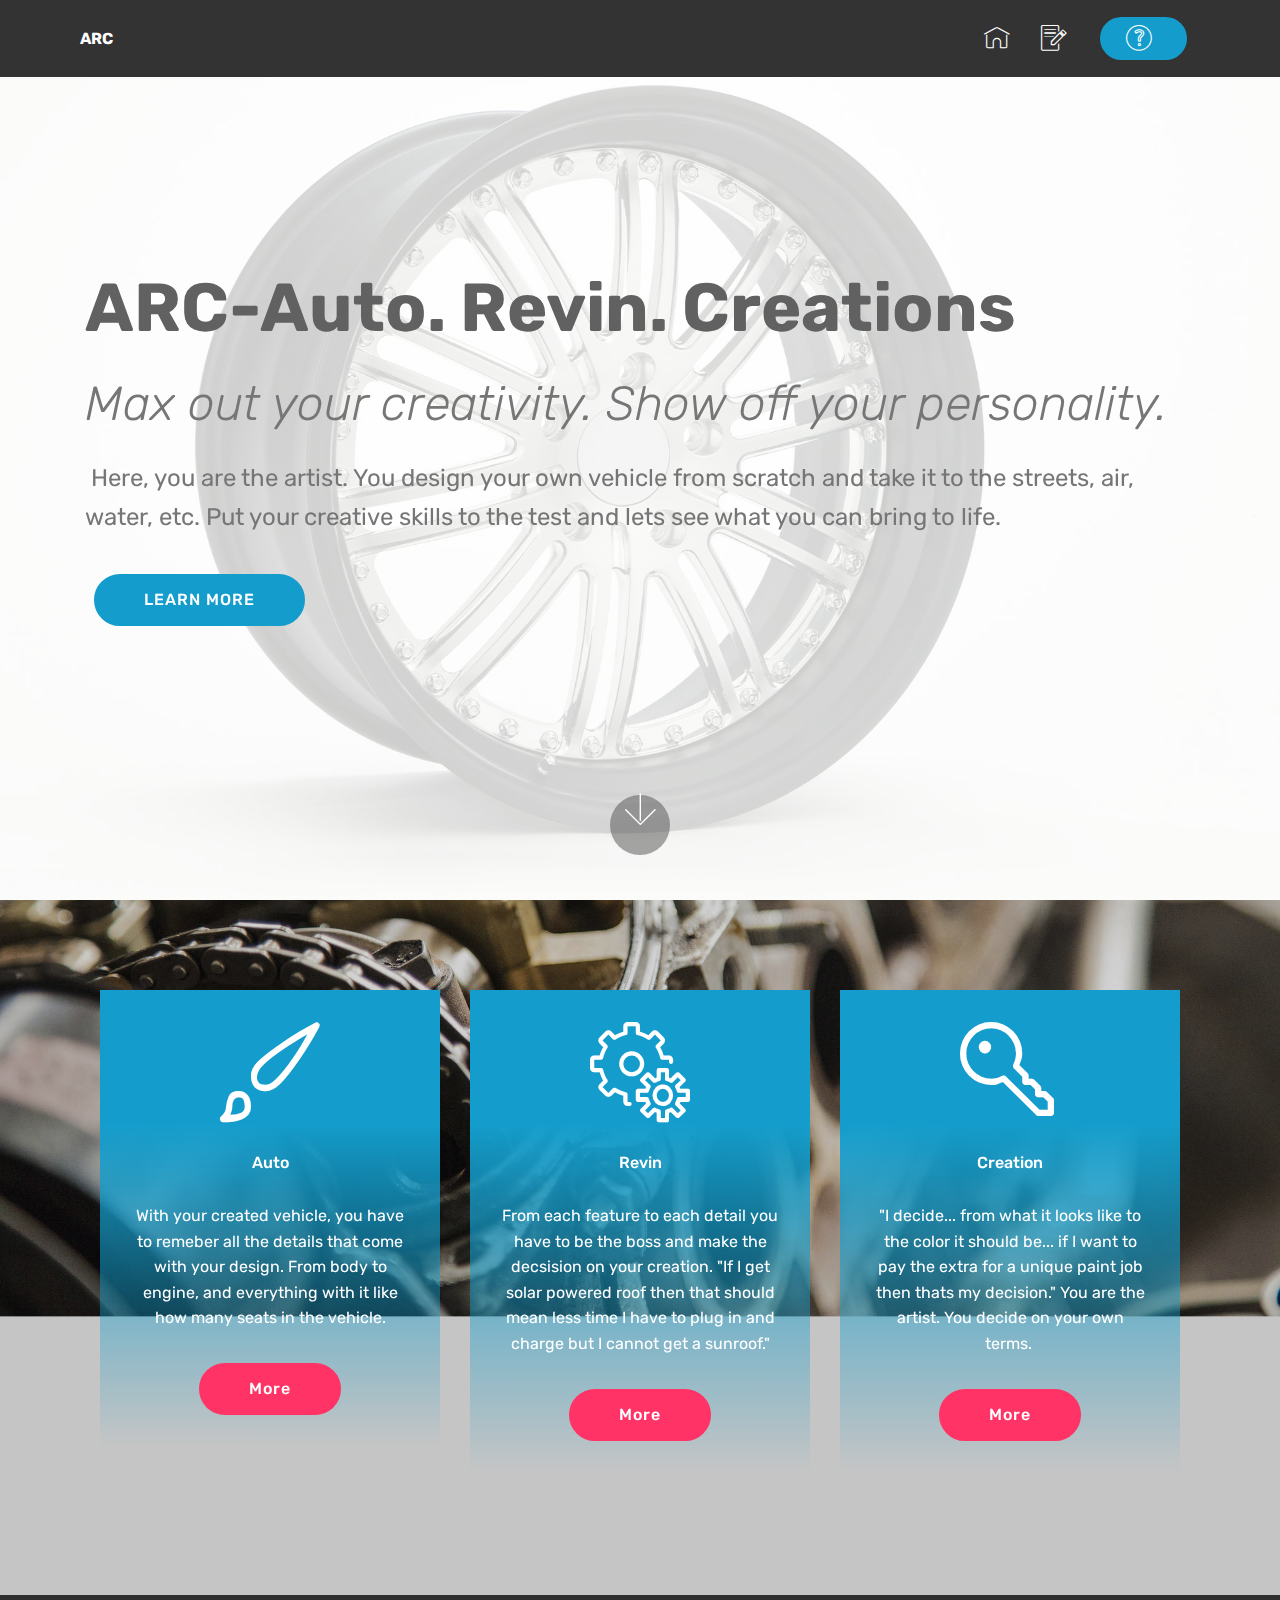
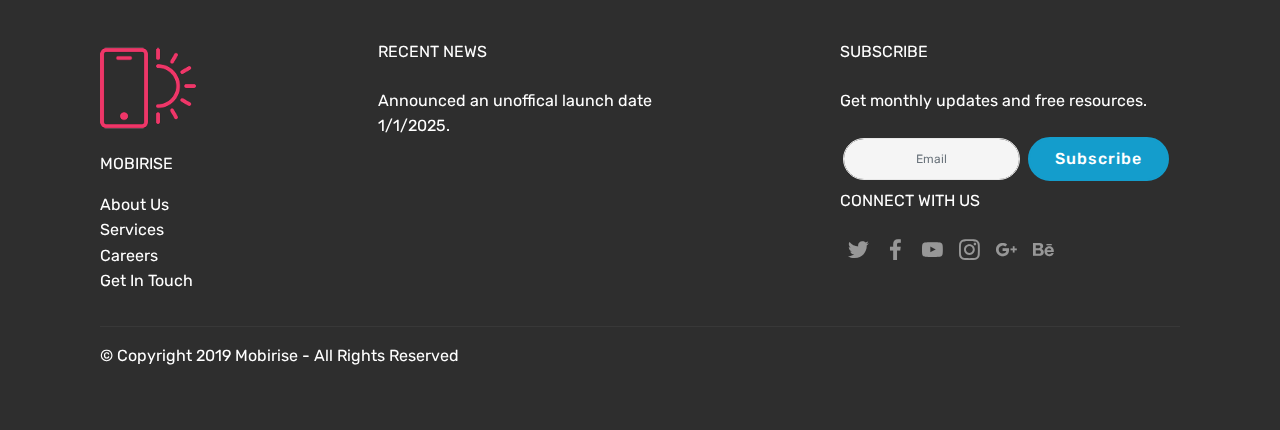
<file: index.html>
<!DOCTYPE html>
<html  >
<head>
  <!-- Site made with Mobirise Website Builder v4.10.7, https://mobirise.com -->
  <meta charset="UTF-8">
  <meta http-equiv="X-UA-Compatible" content="IE=edge">
  <meta name="generator" content="Mobirise v4.10.7, mobirise.com">
  <meta name="viewport" content="width=device-width, initial-scale=1, minimum-scale=1">
  <link rel="shortcut icon" href="assets/images/logo2.png" type="image/x-icon">
  <meta name="description" content="">
  
  <title>Home- ARC Automotive</title>
  <link rel="stylesheet" href="assets/web/assets/mobirise-icons/mobirise-icons.css">
  <link rel="stylesheet" href="assets/web/assets/mobirise-icons-bold/mobirise-icons-bold.css">
  <link rel="stylesheet" href="assets/tether/tether.min.css">
  <link rel="stylesheet" href="assets/bootstrap/css/bootstrap.min.css">
  <link rel="stylesheet" href="assets/bootstrap/css/bootstrap-grid.min.css">
  <link rel="stylesheet" href="assets/bootstrap/css/bootstrap-reboot.min.css">
  <link rel="stylesheet" href="assets/dropdown/css/style.css">
  <link rel="stylesheet" href="assets/socicon/css/styles.css">
  <link rel="stylesheet" href="assets/theme/css/style.css">
  <link rel="stylesheet" href="assets/mobirise/css/mbr-additional.css" type="text/css">
  
  
  
</head>
<body>
  <section class="menu cid-rzDW1lD0xA" once="menu" id="menu1-5">

    

    <nav class="navbar navbar-expand beta-menu navbar-dropdown align-items-center navbar-fixed-top navbar-toggleable-sm">
        <button class="navbar-toggler navbar-toggler-right" type="button" data-toggle="collapse" data-target="#navbarSupportedContent" aria-controls="navbarSupportedContent" aria-expanded="false" aria-label="Toggle navigation">
            <div class="hamburger">
                <span></span>
                <span></span>
                <span></span>
                <span></span>
            </div>
        </button>
        <div class="menu-logo">
            <div class="navbar-brand">
                
                <span class="navbar-caption-wrap"><a class="navbar-caption text-white display-4" href="index.html#header9-1">ARC</a></span>
            </div>
        </div>
        <div class="collapse navbar-collapse" id="navbarSupportedContent">
            <ul class="navbar-nav nav-dropdown" data-app-modern-menu="true"><li class="nav-item">
                    <a class="nav-link link text-white display-4" href="page4.html"><span class="mbri-home mbr-iconfont mbr-iconfont-btn"></span>
                        </a>
                </li>
                <li class="nav-item">
                    <a class="nav-link link text-white display-4" href="page1.html"><span class="mbri-edit mbr-iconfont mbr-iconfont-btn"></span></a>
                </li></ul>
            <div class="navbar-buttons mbr-section-btn"><a class="btn btn-sm btn-primary display-4" href="page4.html"><span class="mbri-question mbr-iconfont mbr-iconfont-btn"></span></a></div>
        </div>
    </nav>
</section>

<section class="engine"><a href="https://mobirise.info/z">best free website templates</a></section><section class="header9 cid-rzDyEtKxih mbr-fullscreen mbr-parallax-background" id="header9-1">

    

    <div class="mbr-overlay" style="opacity: 0.8; background-color: rgb(255, 255, 255);">
    </div>

    <div class="container">
        <div class="media-container-column mbr-white">
            <h1 class="mbr-section-title align-left mbr-bold pb-3 mbr-fonts-style display-1">ARC-Auto. Revin. Creations</h1>
            <h3 class="mbr-section-subtitle align-left mbr-light pb-3 mbr-fonts-style display-2">Max out your creativity. Show off your personality.</h3>
            <p class="mbr-text align-left pb-3 mbr-fonts-style display-5">&nbsp;Here, you are the artist. You design your own vehicle from scratch and take it to the streets, air, water, etc. Put your creative skills to the test and lets see what you can bring to life.</p>
            <div class="mbr-section-btn align-left"><a class="btn btn-md btn-primary display-4" href="page4.html">LEARN MORE</a></div>
        </div>
    </div>

    <div class="mbr-arrow hidden-sm-down" aria-hidden="true">
        <a href="#next">
            <i class="mbri-down mbr-iconfont"></i>
        </a>
    </div>
</section>

<section class="features8 cid-rzDPJ4Fqzq mbr-parallax-background" id="features8-2">

    

    <div class="mbr-overlay" style="opacity: 0.2; background-color: rgb(35, 35, 35);">
    </div>

    <div class="container">
        <div class="media-container-row">

            <div class="card  col-12 col-md-6 col-lg-4">
                <div class="card-img">
                    <span class="mbr-iconfont mbrib-change-style"></span>
                </div>
                <div class="card-box align-center">
                    <h4 class="card-title mbr-fonts-style display-7">Auto</h4>
                    <p class="mbr-text mbr-fonts-style display-7">With your created vehicle, you have to remeber all the details that come with your design. From body to engine, and everything with it like how many seats in the vehicle.</p>
                    <div class="mbr-section-btn text-center"><a href="page1.html" class="btn btn-secondary display-4">
                            More
                        </a></div>
                </div>
            </div>

            <div class="card  col-12 col-md-6 col-lg-4">
                <div class="card-img">
                    <span class="mbr-iconfont mbri-setting" style="font-size: 100px; color: rgb(255, 255, 255); fill: rgb(255, 255, 255);"></span>
                </div>
                <div class="card-box align-center">
                    <h4 class="card-title mbr-fonts-style display-7">Revin</h4>
                    <p class="mbr-text mbr-fonts-style display-7">From each feature to each detail you have to be the boss and make the decsision on your creation. "If I get solar powered roof then that should mean less time I have to plug in and charge but I cannot get a sunroof."</p>
                    <div class="mbr-section-btn text-center"><a href="page4.html" class="btn btn-secondary display-4">
                            More
                        </a></div>
                </div>
            </div>

            <div class="card  col-12 col-md-6 col-lg-4">
                <div class="card-img">
                    <span class="mbr-iconfont mbrib-key" style="font-size: 100px; color: rgb(255, 255, 255); fill: rgb(255, 255, 255);"></span>
                </div>
                <div class="card-box align-center">
                    <h4 class="card-title mbr-fonts-style display-7">Creation</h4>
                    <p class="mbr-text mbr-fonts-style display-7">"I decide... from what it looks like to the color it should be... if I want to pay the extra for a unique paint job then thats my decision." You are the artist. You decide on your own terms.&nbsp;</p>
                    <div class="mbr-section-btn text-center"><a href="ARCbestfreind.html" class="btn btn-secondary display-4">
                            More
                        </a></div>
                </div>
            </div>

            
        </div>
    </div>
</section>

<section class="footer4 cid-rzE9ri2UTK" id="footer4-a">

    

    

    <div class="container">
        <div class="media-container-row content mbr-white">
            <div class="col-md-3 col-sm-4">
                <div class="mb-3 img-logo">
                    <a href="https://mobirise.co/">
                        <img src="assets/images/logo2.png" alt="Mobirise">
                    </a>
                </div>
                <p class="mb-3 mbr-fonts-style foot-title display-7">
                    MOBIRISE
                </p>
                <p class="mbr-text mbr-fonts-style mbr-links-column display-7">
                    <a href="#" class="text-white">About Us</a>
                    <br><a href="#" class="text-white">Services</a>
                    <br>Careers<br><a href="#" class="text-white">Get In Touch</a>
                </p>
            </div>
            <div class="col-md-4 col-sm-8">
                <p class="mb-4 foot-title mbr-fonts-style display-7">
                    RECENT NEWS
                </p>
                <p class="mbr-text mbr-fonts-style foot-text display-7">Announced an unoffical launch date 1/1/2025.</p>
            </div>
            <div class="col-md-4 offset-md-1 col-sm-12">
                <p class="mb-4 foot-title mbr-fonts-style display-7">
                    SUBSCRIBE
                </p>
                <p class="mbr-text mbr-fonts-style form-text display-7">
                    Get monthly updates and free resources.
                </p>
                <div class="media-container-column" data-form-type="formoid">
                    <!---Formbuilder Form--->
                    <form action="https://mobirise.com/" method="POST" class="mbr-form form-with-styler" data-form-title="Mobirise Form"><input type="hidden" name="email" data-form-email="true" value="eufjxzMG9hrUWjFHKbHXfDGwoJdu8UFafyDedkuHGdlsPc7IHUBYx4RD3JbQnFLh88mITdgG1ga1dgfrFW6zWFmbvZscQFGCh5oIVhuO4TS/oHgKbEtDc/SQVEN1Wkl1">
                        <div class="row form-inline justify-content-center">
                            <div hidden="hidden" data-form-alert="" class="alert alert-success col-12">Thanks for filling out the form!</div>
                            <div hidden="hidden" data-form-alert-danger="" class="alert alert-danger col-12">
                                                    </div>
                        </div>
                        <div class="dragArea row form-inline justify-content-center">
                            <div class="col-auto  form-group " data-for="email">
                                <input type="email" name="email" placeholder="Email" data-form-field="Email" required="required" class="form-control input-sm input-inverse my-2 display-7" id="email-footer4-a">
                            </div>
                            <div class="col-auto  input-group-btn  m-2">
                                <button type="submit" class="btn btn-primary m-0 display-4">Subscribe</button>
                            </div>
                        </div>
                    </form><!---Formbuilder Form--->
                </div>
                <p class="mb-4 mbr-fonts-style foot-title display-7">
                    CONNECT WITH US
                </p>
                <div class="social-list pl-0 mb-0">
                        <div class="soc-item">
                            <a href="https://twitter.com/mobirise" target="_blank">
                                <span class="socicon-twitter socicon mbr-iconfont mbr-iconfont-social"></span>
                            </a>
                        </div>
                        <div class="soc-item">
                            <a href="https://www.facebook.com/pages/Mobirise/1616226671953247" target="_blank">
                                <span class="socicon-facebook socicon mbr-iconfont mbr-iconfont-social"></span>
                            </a>
                        </div>
                        <div class="soc-item">
                            <a href="https://www.youtube.com/c/mobirise" target="_blank">
                                <span class="socicon-youtube socicon mbr-iconfont mbr-iconfont-social"></span>
                            </a>
                        </div>
                        <div class="soc-item">
                            <a href="https://instagram.com/mobirise" target="_blank">
                                <span class="socicon-instagram socicon mbr-iconfont mbr-iconfont-social"></span>
                            </a>
                        </div>
                        <div class="soc-item">
                            <a href="https://plus.google.com/u/0/+Mobirise" target="_blank">
                                <span class="socicon-googleplus socicon mbr-iconfont mbr-iconfont-social"></span>
                            </a>
                        </div>
                        <div class="soc-item">
                            <a href="https://www.behance.net/Mobirise" target="_blank">
                                <span class="socicon-behance socicon mbr-iconfont mbr-iconfont-social"></span>
                            </a>
                        </div>
                </div>
            </div>
        </div>
        <div class="footer-lower">
            <div class="media-container-row">
                <div class="col-sm-12">
                    <hr>
                </div>
            </div>
            <div class="media-container-row mbr-white">
                <div class="col-sm-12 copyright">
                    <p class="mbr-text mbr-fonts-style display-7">
                        © Copyright 2019 Mobirise - All Rights Reserved
                    </p>
                </div>
            </div>
        </div>
    </div>
</section>


  <script src="assets/web/assets/jquery/jquery.min.js"></script>
  <script src="assets/popper/popper.min.js"></script>
  <script src="assets/tether/tether.min.js"></script>
  <script src="assets/bootstrap/js/bootstrap.min.js"></script>
  <script src="assets/parallax/jarallax.min.js"></script>
  <script src="assets/dropdown/js/nav-dropdown.js"></script>
  <script src="assets/dropdown/js/navbar-dropdown.js"></script>
  <script src="assets/touchswipe/jquery.touch-swipe.min.js"></script>
  <script src="assets/smoothscroll/smooth-scroll.js"></script>
  <script src="assets/theme/js/script.js"></script>
  <script src="assets/formoid/formoid.min.js"></script>
  
  
</body>
</html>
</file>
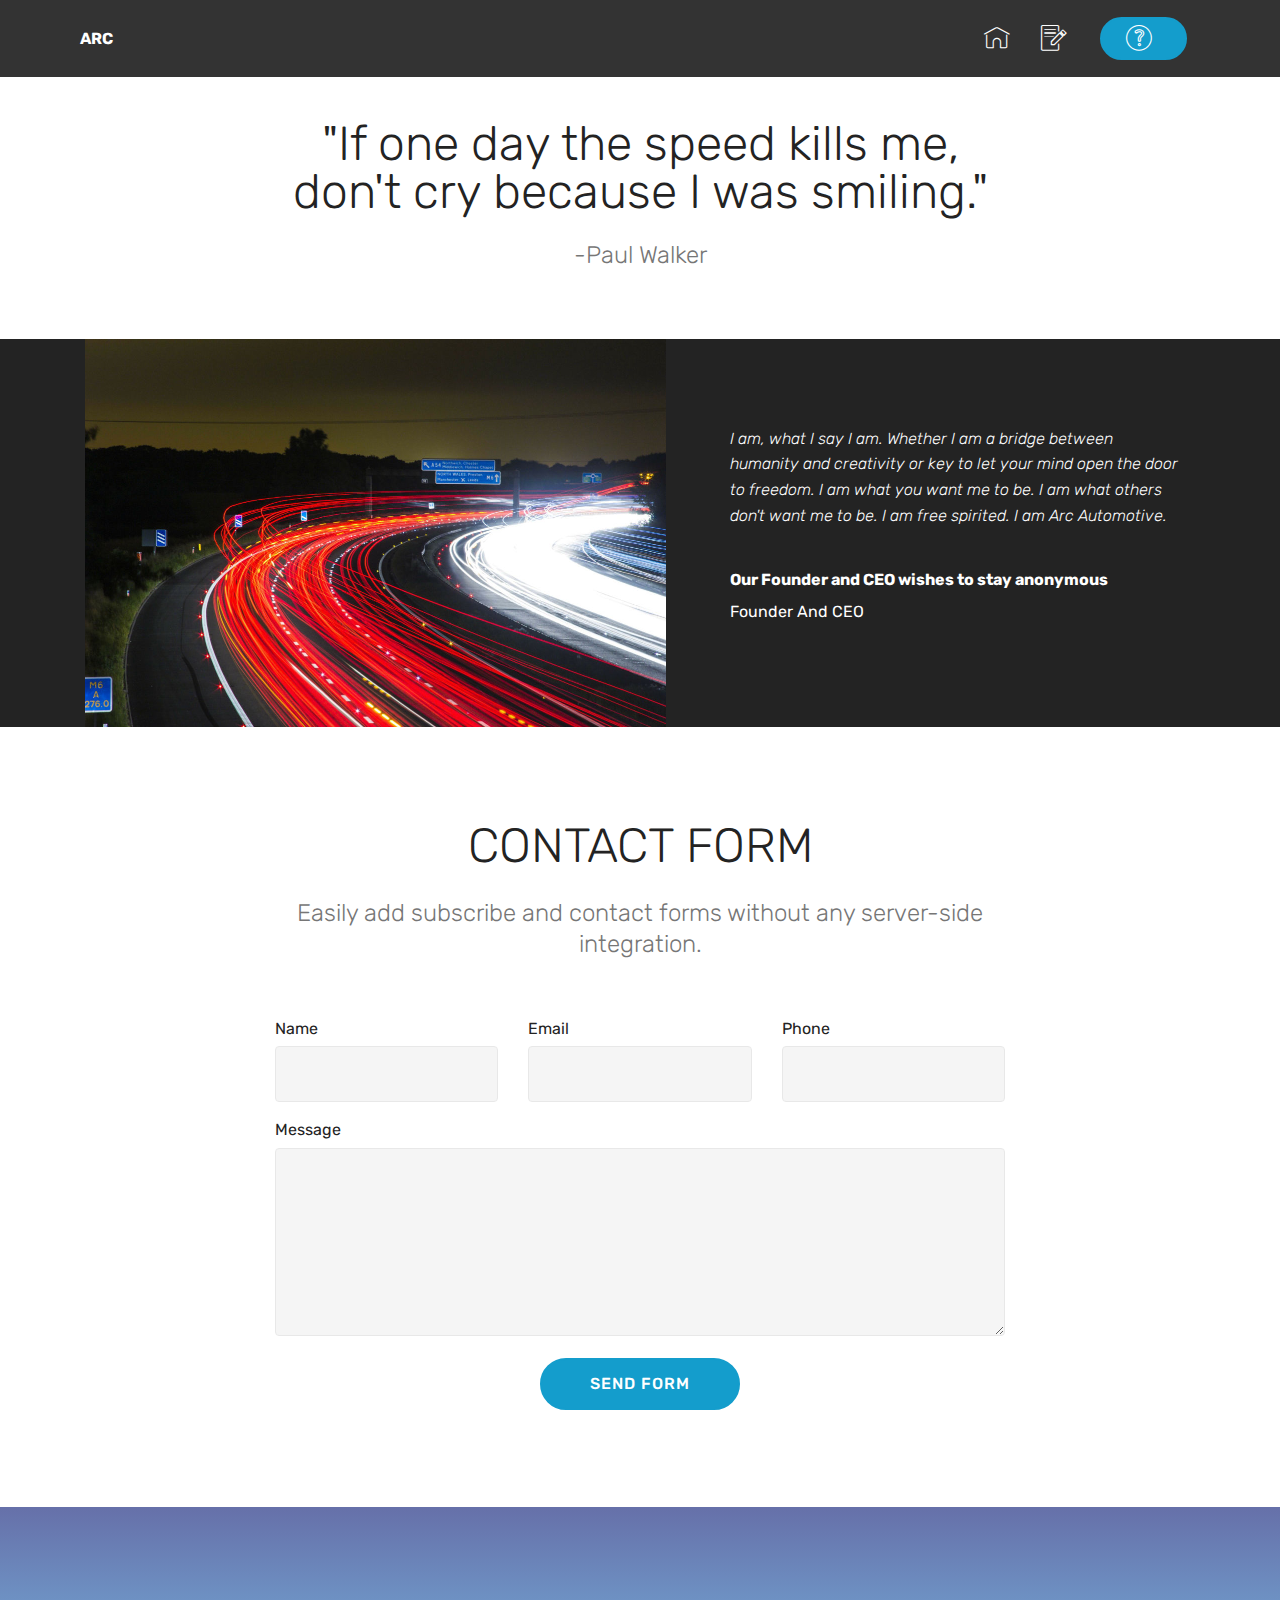
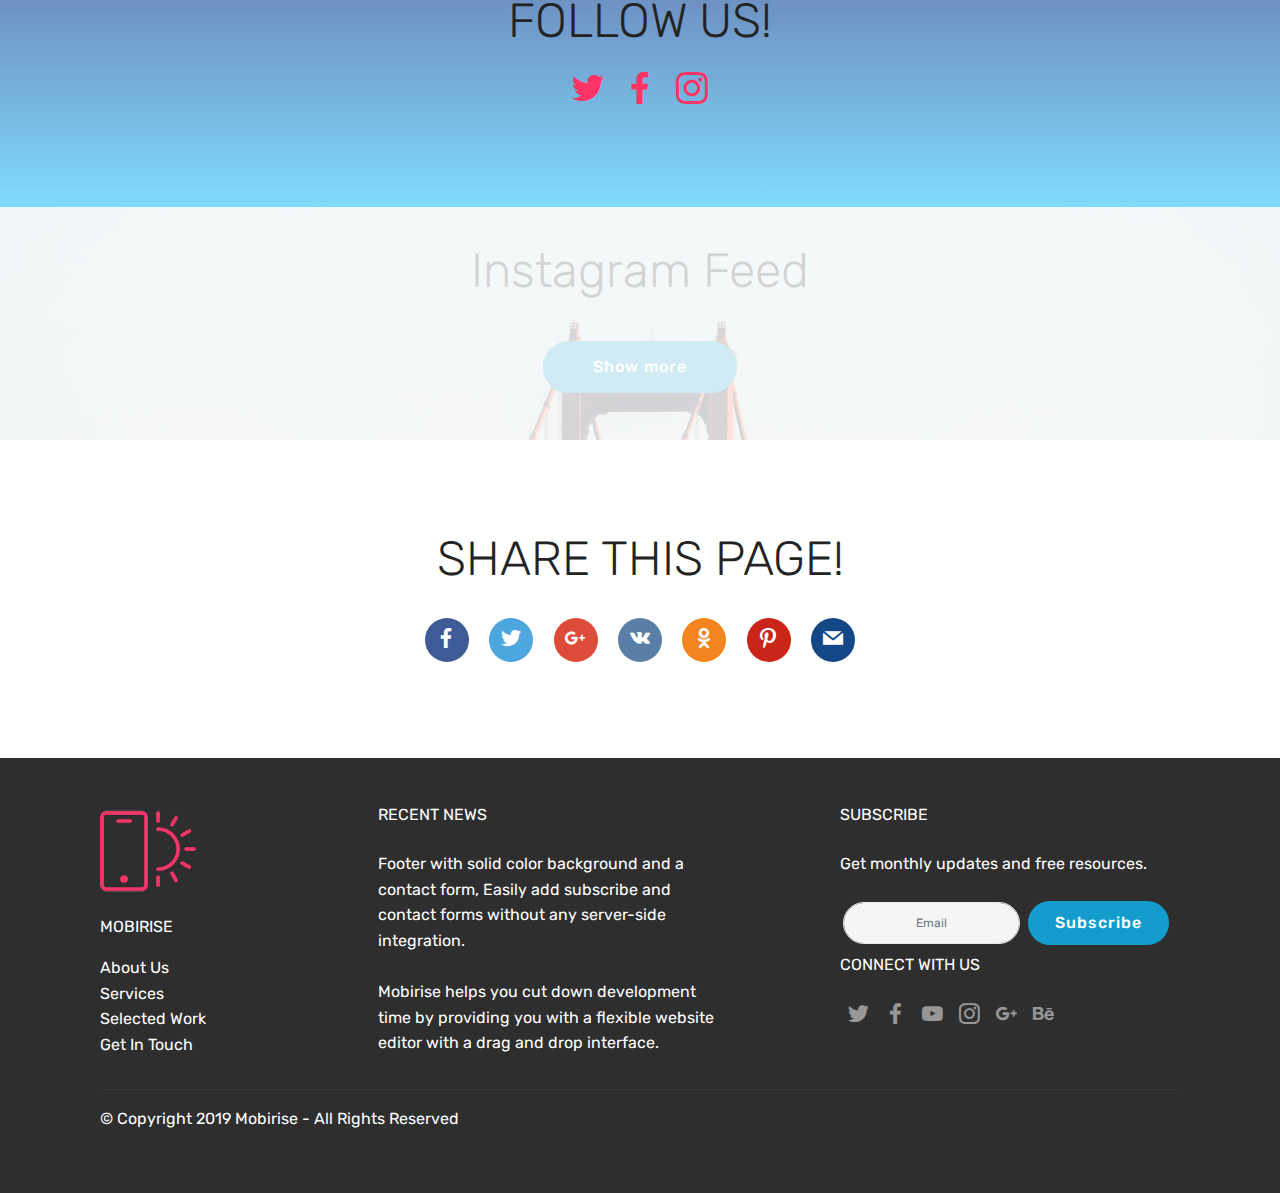
<file: page1.html>
<!DOCTYPE html>
<html  >
<head>
  <!-- Site made with Mobirise Website Builder v4.10.7, https://mobirise.com -->
  <meta charset="UTF-8">
  <meta http-equiv="X-UA-Compatible" content="IE=edge">
  <meta name="generator" content="Mobirise v4.10.7, mobirise.com">
  <meta name="viewport" content="width=device-width, initial-scale=1, minimum-scale=1">
  <link rel="shortcut icon" href="assets/images/logo2.png" type="image/x-icon">
  <meta name="description" content="The individuals that make it happen">
  
  <title>About us- ARC Automotive</title>
  <link rel="stylesheet" href="assets/web/assets/mobirise-icons/mobirise-icons.css">
  <link rel="stylesheet" href="assets/tether/tether.min.css">
  <link rel="stylesheet" href="assets/bootstrap/css/bootstrap.min.css">
  <link rel="stylesheet" href="assets/bootstrap/css/bootstrap-grid.min.css">
  <link rel="stylesheet" href="assets/bootstrap/css/bootstrap-reboot.min.css">
  <link rel="stylesheet" href="assets/dropdown/css/style.css">
  <link rel="stylesheet" href="assets/socicon/css/styles.css">
  <link rel="stylesheet" href="assets/style.css">
  <link rel="stylesheet" href="assets/slick.css">
  <link rel="stylesheet" href="assets/theme/css/style.css">
  <link rel="stylesheet" href="assets/mobirise/css/mbr-additional.css" type="text/css">
  
  
  
</head>
<body>
  <section class="menu cid-rzDW1lD0xA" once="menu" id="menu1-5">

    

    <nav class="navbar navbar-expand beta-menu navbar-dropdown align-items-center navbar-fixed-top navbar-toggleable-sm">
        <button class="navbar-toggler navbar-toggler-right" type="button" data-toggle="collapse" data-target="#navbarSupportedContent" aria-controls="navbarSupportedContent" aria-expanded="false" aria-label="Toggle navigation">
            <div class="hamburger">
                <span></span>
                <span></span>
                <span></span>
                <span></span>
            </div>
        </button>
        <div class="menu-logo">
            <div class="navbar-brand">
                
                <span class="navbar-caption-wrap"><a class="navbar-caption text-white display-4" href="index.html#header9-1">ARC</a></span>
            </div>
        </div>
        <div class="collapse navbar-collapse" id="navbarSupportedContent">
            <ul class="navbar-nav nav-dropdown" data-app-modern-menu="true"><li class="nav-item">
                    <a class="nav-link link text-white display-4" href="page4.html"><span class="mbri-home mbr-iconfont mbr-iconfont-btn"></span>
                        </a>
                </li>
                <li class="nav-item">
                    <a class="nav-link link text-white display-4" href="page1.html"><span class="mbri-edit mbr-iconfont mbr-iconfont-btn"></span></a>
                </li></ul>
            <div class="navbar-buttons mbr-section-btn"><a class="btn btn-sm btn-primary display-4" href="page4.html"><span class="mbri-question mbr-iconfont mbr-iconfont-btn"></span></a></div>
        </div>
    </nav>
</section>

<section class="engine"><a href="https://mobirise.info/z">best free css templates</a></section><section class="mbr-section content4 cid-rA15waQRSK" id="content4-x">

    

    <div class="container">
        <div class="media-container-row">
            <div class="title col-12 col-md-8">
                <h2 class="align-center pb-3 mbr-fonts-style display-2">"If one day the speed kills me, don't cry because I was smiling."</h2>
                <h3 class="mbr-section-subtitle align-center mbr-light mbr-fonts-style display-5">-Paul Walker</h3>
                
            </div>
        </div>
    </div>
</section>

<section class="testimonials2 cid-rA10OAI30I" id="testimonials2-p">

    

    

    <div class="container">
        <div class="media-container-row">
            <div class="mbr-figure pr-lg-5" style="width: 130%;">
              <img src="assets/images/mbr-1-1162x775.jpg" alt="" title="">
            </div>
            <div class="media-content px-3 align-self-center mbr-white py-2">
                    <p class="mbr-text testimonial-text mbr-fonts-style display-7">I am, what I say I am. Whether I am a bridge between humanity and creativity or key to let your mind open the door to freedom. I am what you want me to be. I am what others don't want me to be. I am free spirited. I am Arc Automotive.</p>
                    <p class="mbr-author-name pt-4 mb-2 mbr-fonts-style display-7">Our Founder and CEO wishes to stay anonymous</p>
                    <p class="mbr-author-desc mbr-fonts-style display-7">Founder And CEO</p>
            </div>
        </div>
    </div>
</section>

<section class="mbr-section form1 cid-rA11gsR4Nd" id="form1-v">

    

    
    <div class="container">
        <div class="row justify-content-center">
            <div class="title col-12 col-lg-8">
                <h2 class="mbr-section-title align-center pb-3 mbr-fonts-style display-2">
                    CONTACT FORM
                </h2>
                <h3 class="mbr-section-subtitle align-center mbr-light pb-3 mbr-fonts-style display-5">
                    Easily add subscribe and contact forms without any server-side integration.
                </h3>
            </div>
        </div>
    </div>
    <div class="container">
        <div class="row justify-content-center">
            <div class="media-container-column col-lg-8" data-form-type="formoid">
                <!---Formbuilder Form--->
                <form action="https://mobirise.com/" method="POST" class="mbr-form form-with-styler" data-form-title="Mobirise Form"><input type="hidden" name="email" data-form-email="true" value="tLI1beboz7Wi1hugz1OayIG5hMUWz/YwDfMoaIjjMoYG//T29ZRsKAAuIkG0u/ZdRaHR6i9Otkt8EuzbheS9HCxS0DO2H8XJR1Qaq3xSRyjdKs3j9j2+6sLO80PKdFfX">
                    <div class="row">
                        <div hidden="hidden" data-form-alert="" class="alert alert-success col-12">Thanks for filling out the form!</div>
                        <div hidden="hidden" data-form-alert-danger="" class="alert alert-danger col-12">
                        </div>
                    </div>
                    <div class="dragArea row">
                        <div class="col-md-4  form-group" data-for="name">
                            <label for="name-form1-v" class="form-control-label mbr-fonts-style display-7">Name</label>
                            <input type="text" name="name" data-form-field="Name" required="required" class="form-control display-7" id="name-form1-v">
                        </div>
                        <div class="col-md-4  form-group" data-for="email">
                            <label for="email-form1-v" class="form-control-label mbr-fonts-style display-7">Email</label>
                            <input type="email" name="email" data-form-field="Email" required="required" class="form-control display-7" id="email-form1-v">
                        </div>
                        <div data-for="phone" class="col-md-4  form-group">
                            <label for="phone-form1-v" class="form-control-label mbr-fonts-style display-7">Phone</label>
                            <input type="tel" name="phone" data-form-field="Phone" class="form-control display-7" id="phone-form1-v">
                        </div>
                        <div data-for="message" class="col-md-12 form-group">
                            <label for="message-form1-v" class="form-control-label mbr-fonts-style display-7">Message</label>
                            <textarea name="message" data-form-field="Message" class="form-control display-7" id="message-form1-v"></textarea>
                        </div>
                        <div class="col-md-12 input-group-btn align-center">
                            <button type="submit" class="btn btn-primary btn-form display-4">SEND FORM</button>
                        </div>
                    </div>
                </form><!---Formbuilder Form--->
            </div>
        </div>
    </div>
</section>

<section class="cid-rA10S8yO71" id="social-buttons2-q">

    

    

    <div class="container">
        <div class="media-container-row">
            <div class="col-md-8 align-center">
                <h2 class="pb-3 mbr-fonts-style display-2">
                    FOLLOW US!
                </h2>
                <div class="social-list pl-0 mb-0">
                    <a href="https://twitter.com/mobirise" target="_blank">
                        <span class="px-2 socicon-twitter socicon mbr-iconfont mbr-iconfont-social"></span>
                    </a>
                    <a href="https://www.facebook.com/Arc-111236040239448/?modal=admin_todo_tour" target="_blank">
                        <span class="px-2 mbr-iconfont mbr-iconfont-social socicon-facebook socicon"></span>
                    </a>
                    <a href="https://instagram.com/arc_automotive" target="_blank">
                        <span class="px-2 mbr-iconfont mbr-iconfont-social socicon-instagram socicon"></span>
                    </a>
                    <a href="https://www.youtube.com/c/mobirise" target="_blank">
                        
                    </a>
                    <a href="https://plus.google.com/u/0/+Mobirise" target="_blank">
                        
                    </a>
                    <a href="https://www.behance.net/Mobirise" target="_blank">
                        
                    </a>
                </div>
            </div>
        </div>
    </div>
</section>

<section class="mbr-instagram-feed" data-rows="2" data-per-row-slider="" data-spacing="5" data-full-width="" data-token="18752074372.727bfe1.7b994482bfa24d95888612a44fedfc7c" data-per-row-grid="4" id="instagram-feed-block-w" data-rv-view="55" style="background-image: url(assets/images/instagram-background.jpg); padding-top: 40px; padding-bottom: 40px;">
    
    <div class="container container_toggle">
        <div class="row">
            <div class="col">
                <div class="inst">
                    <h1 class="inst__title align-center mbr-fonts-style display-2">Instagram Feed</h1>
                    <div class="inst__content"></div>
                    <div class="inst__more mbr-section-btn align-center" buttons="0"><a class="btn btn-md btn-primary display-4" href="#">Show more</a></div>
                </div>
            </div>
        </div>
    </div>
</section>

<section class="cid-rA10Ur959v" id="social-buttons3-r">
    
    

    

    <div class="container">
        <div class="media-container-row">
            <div class="col-md-8 align-center">
                <h2 class="pb-3 mbr-section-title mbr-fonts-style display-2">
                    SHARE THIS PAGE!
                </h2>
                <div>
                    <div class="mbr-social-likes">
                        <span class="btn btn-social socicon-bg-facebook facebook mx-2" title="Share link on Facebook">
                            <i class="socicon socicon-facebook"></i>
                        </span>
                        <span class="btn btn-social twitter socicon-bg-twitter mx-2" title="Share link on Twitter">
                            <i class="socicon socicon-twitter"></i>
                        </span>
                        <span class="btn btn-social plusone socicon-bg-googleplus mx-2" title="Share link on Google+">
                            <i class="socicon socicon-googleplus"></i>
                        </span>
                        <span class="btn btn-social vkontakte socicon-bg-vkontakte mx-2" title="Share link on VKontakte">
                            <i class="socicon socicon-vkontakte"></i>
                        </span>
                        <span class="btn btn-social odnoklassniki socicon-bg-odnoklassniki mx-2" title="Share link on Odnoklassniki">
                            <i class="socicon socicon-odnoklassniki"></i>
                        </span>
                        <span class="btn btn-social pinterest socicon-bg-pinterest mx-2" title="Share link on Pinterest">
                            <i class="socicon socicon-pinterest"></i>
                        </span>
                        <span class="btn btn-social mailru socicon-bg-mail mx-2" title="Share link on Mailru">
                            <i class="socicon socicon-mail"></i>
                        </span>
                    </div>
                </div>
            </div>
        </div>
    </div>
</section>

<section class="footer4 cid-rA10WcJJnK" id="footer4-s">

    

    

    <div class="container">
        <div class="media-container-row content mbr-white">
            <div class="col-md-3 col-sm-4">
                <div class="mb-3 img-logo">
                    <a href="https://mobirise.co/">
                        <img src="assets/images/logo2.png" alt="Mobirise">
                    </a>
                </div>
                <p class="mb-3 mbr-fonts-style foot-title display-7">
                    MOBIRISE
                </p>
                <p class="mbr-text mbr-fonts-style mbr-links-column display-7">
                    <a href="#" class="text-white">About Us</a>
                    <br><a href="#" class="text-white">Services</a>
                    <br><a href="#" class="text-white">Selected Work</a>
                    <br><a href="#" class="text-white">Get In Touch</a>
                </p>
            </div>
            <div class="col-md-4 col-sm-8">
                <p class="mb-4 foot-title mbr-fonts-style display-7">
                    RECENT NEWS
                </p>
                <p class="mbr-text mbr-fonts-style foot-text display-7">
                    Footer with solid color background and a contact form, Easily add subscribe and contact forms without any server-side integration.
                    <br>
                    <br>Mobirise helps you cut down development time by providing you with a flexible website editor with a drag and drop interface.
                </p>
            </div>
            <div class="col-md-4 offset-md-1 col-sm-12">
                <p class="mb-4 foot-title mbr-fonts-style display-7">
                    SUBSCRIBE
                </p>
                <p class="mbr-text mbr-fonts-style form-text display-7">
                    Get monthly updates and free resources.
                </p>
                <div class="media-container-column" data-form-type="formoid">
                    <!---Formbuilder Form--->
                    <form action="https://mobirise.com/" method="POST" class="mbr-form form-with-styler" data-form-title="Mobirise Form"><input type="hidden" name="email" data-form-email="true" value="wrhiJ+kg0rhG88Pge3mQllmN4oUQtCte4bVgPbZPW3Idpg0ikQfd0emxjR03HjVbcXUEQEwbCCg0gTf5KufvzFwjN2YNLkRZQ8zUrkep2unKsz1PlOnOKRPGVKocBvBg">
                        <div class="row form-inline justify-content-center">
                            <div hidden="hidden" data-form-alert="" class="alert alert-success col-12">Thanks for filling out the form!</div>
                            <div hidden="hidden" data-form-alert-danger="" class="alert alert-danger col-12">
                                                    </div>
                        </div>
                        <div class="dragArea row form-inline justify-content-center">
                            <div class="col-auto  form-group " data-for="email">
                                <input type="email" name="email" placeholder="Email" data-form-field="Email" required="required" class="form-control input-sm input-inverse my-2 display-7" id="email-footer4-s">
                            </div>
                            <div class="col-auto  input-group-btn  m-2">
                                <button type="submit" class="btn btn-primary m-0 display-4">Subscribe</button>
                            </div>
                        </div>
                    </form><!---Formbuilder Form--->
                </div>
                <p class="mb-4 mbr-fonts-style foot-title display-7">
                    CONNECT WITH US
                </p>
                <div class="social-list pl-0 mb-0">
                        <div class="soc-item">
                            <a href="https://twitter.com/mobirise" target="_blank">
                                <span class="socicon-twitter socicon mbr-iconfont mbr-iconfont-social"></span>
                            </a>
                        </div>
                        <div class="soc-item">
                            <a href="https://www.facebook.com/pages/Mobirise/1616226671953247" target="_blank">
                                <span class="socicon-facebook socicon mbr-iconfont mbr-iconfont-social"></span>
                            </a>
                        </div>
                        <div class="soc-item">
                            <a href="https://www.youtube.com/c/mobirise" target="_blank">
                                <span class="socicon-youtube socicon mbr-iconfont mbr-iconfont-social"></span>
                            </a>
                        </div>
                        <div class="soc-item">
                            <a href="https://instagram.com/mobirise" target="_blank">
                                <span class="socicon-instagram socicon mbr-iconfont mbr-iconfont-social"></span>
                            </a>
                        </div>
                        <div class="soc-item">
                            <a href="https://plus.google.com/u/0/+Mobirise" target="_blank">
                                <span class="socicon-googleplus socicon mbr-iconfont mbr-iconfont-social"></span>
                            </a>
                        </div>
                        <div class="soc-item">
                            <a href="https://www.behance.net/Mobirise" target="_blank">
                                <span class="socicon-behance socicon mbr-iconfont mbr-iconfont-social"></span>
                            </a>
                        </div>
                </div>
            </div>
        </div>
        <div class="footer-lower">
            <div class="media-container-row">
                <div class="col-sm-12">
                    <hr>
                </div>
            </div>
            <div class="media-container-row mbr-white">
                <div class="col-sm-12 copyright">
                    <p class="mbr-text mbr-fonts-style display-7">
                        © Copyright 2019 Mobirise - All Rights Reserved
                    </p>
                </div>
            </div>
        </div>
    </div>
</section>


  <script src="assets/web/assets/jquery/jquery.min.js"></script>
  <script src="assets/popper/popper.min.js"></script>
  <script src="assets/tether/tether.min.js"></script>
  <script src="assets/bootstrap/js/bootstrap.min.js"></script>
  <script src="assets/smoothscroll/smooth-scroll.js"></script>
  <script src="assets/dropdown/js/nav-dropdown.js"></script>
  <script src="assets/dropdown/js/navbar-dropdown.js"></script>
  <script src="assets/touchswipe/jquery.touch-swipe.min.js"></script>
  <script src="assets/sociallikes/social-likes.js"></script>
  <script src="assets/index.js"></script>
  <script src="assets/slick.min.js"></script>
  <script src="assets/theme/js/script.js"></script>
  <script src="assets/formoid/formoid.min.js"></script>
  
  
</body>
</html>
</file>
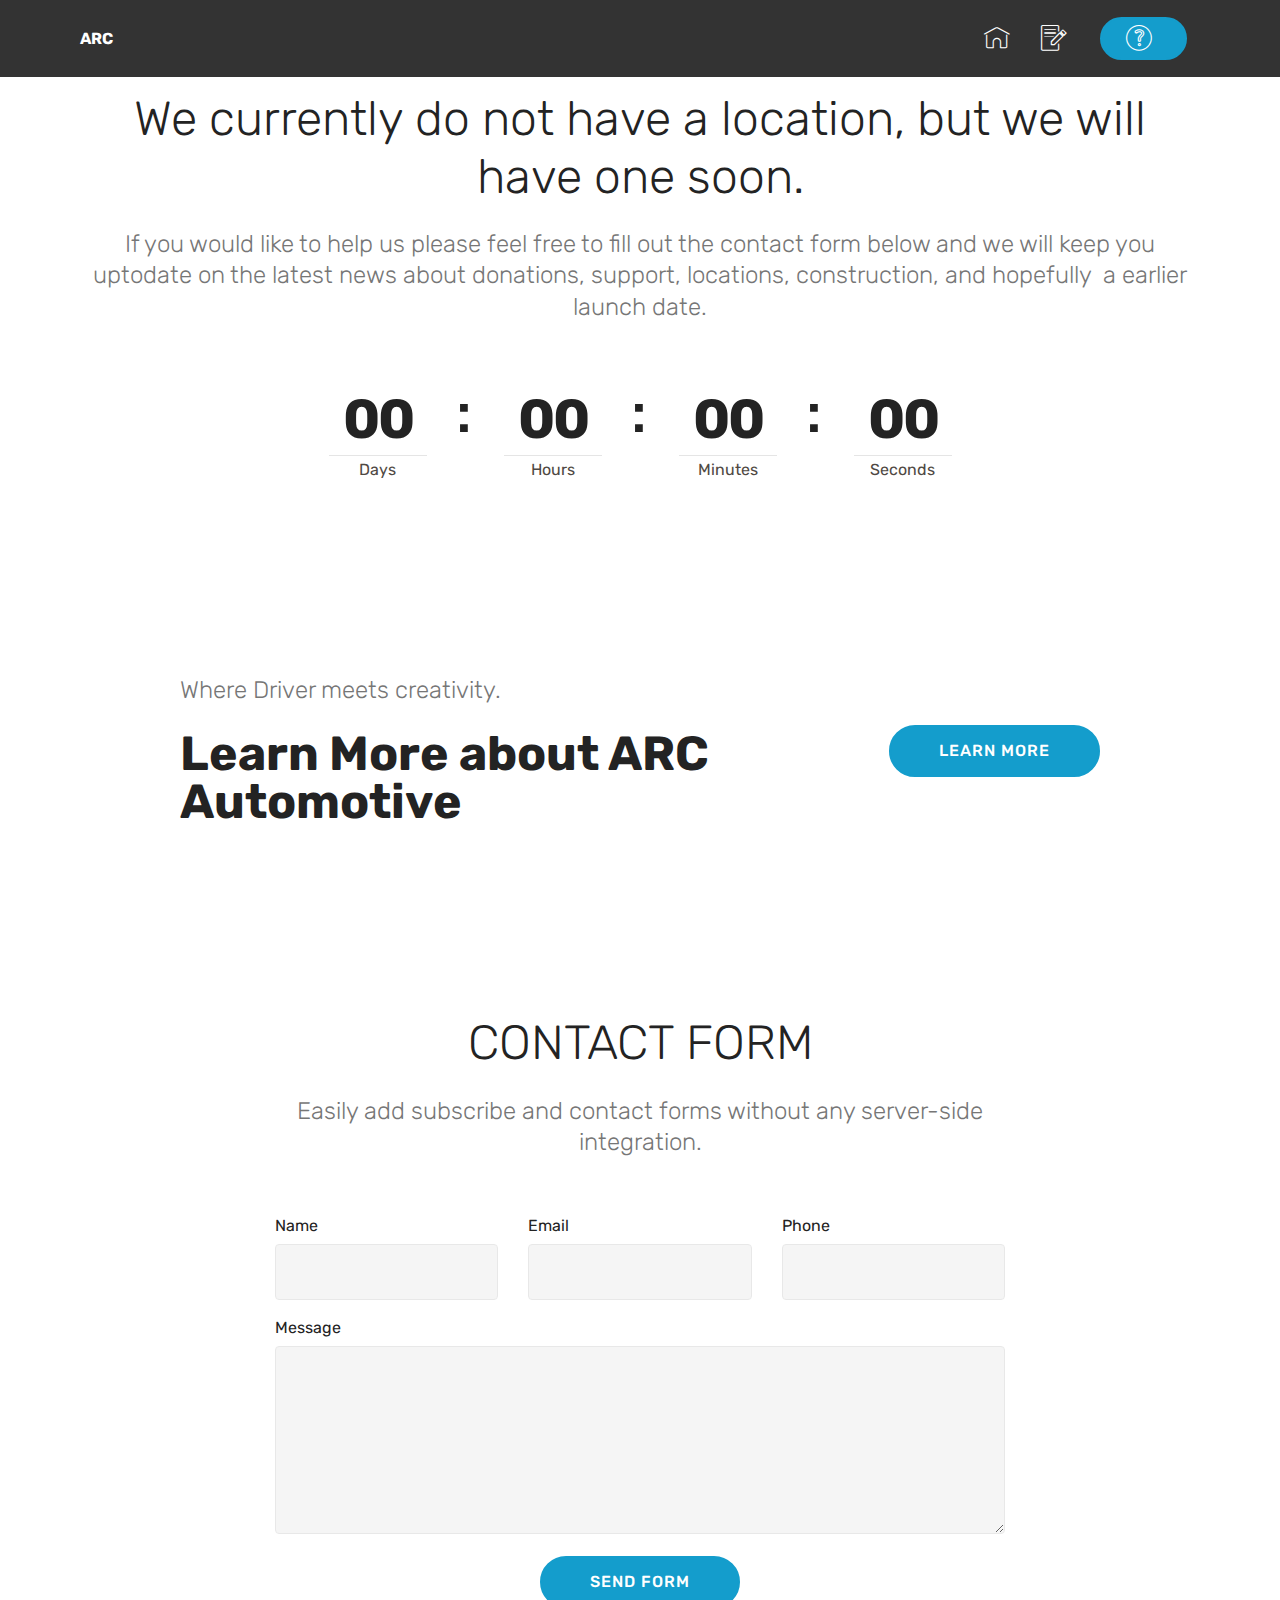
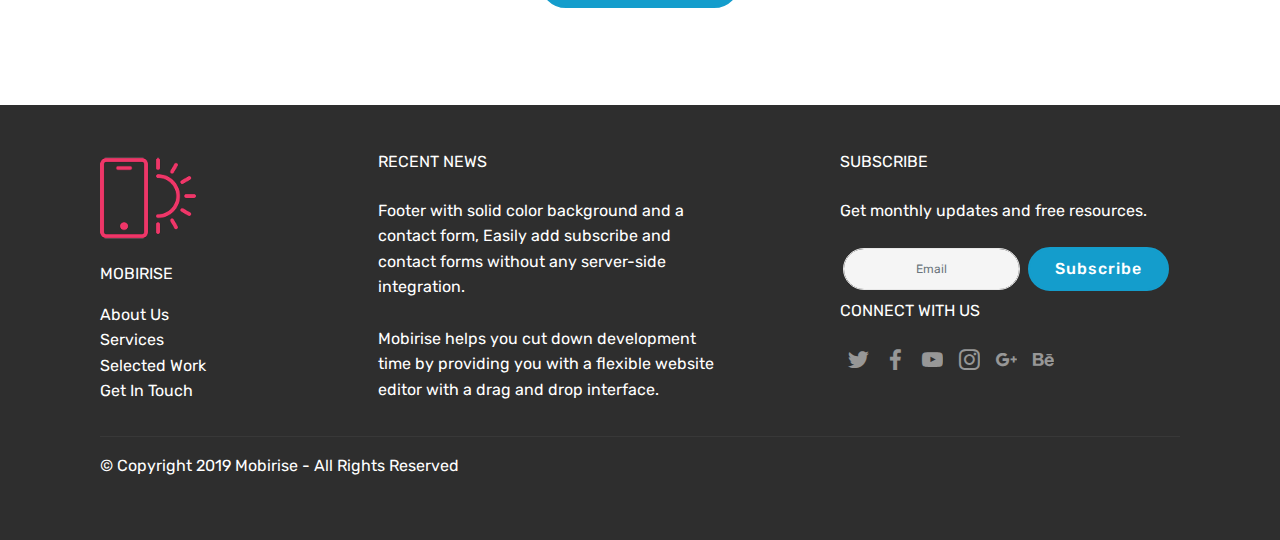
<file: page3.html>
<!DOCTYPE html>
<html  >
<head>
  <!-- Site made with Mobirise Website Builder v4.10.7, https://mobirise.com -->
  <meta charset="UTF-8">
  <meta http-equiv="X-UA-Compatible" content="IE=edge">
  <meta name="generator" content="Mobirise v4.10.7, mobirise.com">
  <meta name="viewport" content="width=device-width, initial-scale=1, minimum-scale=1">
  <link rel="shortcut icon" href="assets/images/logo2.png" type="image/x-icon">
  <meta name="description" content="Web Builder Description">
  
  <title>Locations- ARC Automotive</title>
  <link rel="stylesheet" href="assets/web/assets/mobirise-icons/mobirise-icons.css">
  <link rel="stylesheet" href="assets/tether/tether.min.css">
  <link rel="stylesheet" href="assets/bootstrap/css/bootstrap.min.css">
  <link rel="stylesheet" href="assets/bootstrap/css/bootstrap-grid.min.css">
  <link rel="stylesheet" href="assets/bootstrap/css/bootstrap-reboot.min.css">
  <link rel="stylesheet" href="assets/dropdown/css/style.css">
  <link rel="stylesheet" href="assets/socicon/css/styles.css">
  <link rel="stylesheet" href="assets/theme/css/style.css">
  <link rel="stylesheet" href="assets/mobirise/css/mbr-additional.css" type="text/css">
  
  
  
</head>
<body>
  <section class="menu cid-rzDW1lD0xA" once="menu" id="menu1-5">

    

    <nav class="navbar navbar-expand beta-menu navbar-dropdown align-items-center navbar-fixed-top navbar-toggleable-sm">
        <button class="navbar-toggler navbar-toggler-right" type="button" data-toggle="collapse" data-target="#navbarSupportedContent" aria-controls="navbarSupportedContent" aria-expanded="false" aria-label="Toggle navigation">
            <div class="hamburger">
                <span></span>
                <span></span>
                <span></span>
                <span></span>
            </div>
        </button>
        <div class="menu-logo">
            <div class="navbar-brand">
                
                <span class="navbar-caption-wrap"><a class="navbar-caption text-white display-4" href="index.html#header9-1">ARC</a></span>
            </div>
        </div>
        <div class="collapse navbar-collapse" id="navbarSupportedContent">
            <ul class="navbar-nav nav-dropdown" data-app-modern-menu="true"><li class="nav-item">
                    <a class="nav-link link text-white display-4" href="page4.html"><span class="mbri-home mbr-iconfont mbr-iconfont-btn"></span>
                        </a>
                </li>
                <li class="nav-item">
                    <a class="nav-link link text-white display-4" href="page1.html"><span class="mbri-edit mbr-iconfont mbr-iconfont-btn"></span></a>
                </li></ul>
            <div class="navbar-buttons mbr-section-btn"><a class="btn btn-sm btn-primary display-4" href="page4.html"><span class="mbri-question mbr-iconfont mbr-iconfont-btn"></span></a></div>
        </div>
    </nav>
</section>

<section class="engine"><a href="https://mobirise.info/o">portfolio website templates</a></section><section class="countdown1 cid-rA19vsL10k" id="countdown1-11">
    
    
    
    <div class="container ">
        <h2 class="mbr-section-title pb-3 align-center mbr-fonts-style display-2">We currently do not have a location, but we will have one soon.</h2>
        <h3 class="mbr-section-subtitle align-center mbr-fonts-style display-5">If you would like to help us please feel free to fill out the contact form below and we will keep you uptodate on the latest news about donations, support, locations, construction, and hopefully &nbsp;a earlier launch date.</h3>
        
    </div>
    <div class="container countdown-cont align-center">
        <div class="daysCountdown" title="Days"></div>
        <div class="hoursCountdown" title="Hours"></div> 
        <div class="minutesCountdown" title="Minutes"></div> 
        <div class="secondsCountdown" title="Seconds"></div>
        <div class="countdown pt-5 mt-2" data-due-date="2025/01/01"> 
        </div>
    </div>
</section>

<section class="mbr-section info1 cid-rA1aHS5uii" id="info1-15">

    

    
    <div class="container">
        <div class="row justify-content-center content-row">
            <div class="media-container-column title col-12 col-lg-7 col-md-6">
                <h3 class="mbr-section-subtitle align-left mbr-light pb-3 mbr-fonts-style display-5">Where Driver meets creativity.</h3>
                <h2 class="align-left mbr-bold mbr-fonts-style display-2">Learn More about ARC Automotive</h2>
            </div>
            <div class="media-container-column col-12 col-lg-3 col-md-4">
                <div class="mbr-section-btn align-right py-4"><a class="btn btn-primary display-4" href="page4.html">LEARN MORE</a></div>
            </div>
        </div>
    </div>
</section>

<section class="mbr-section form1 cid-rA1albgiWs" id="form1-12">

    

    
    <div class="container">
        <div class="row justify-content-center">
            <div class="title col-12 col-lg-8">
                <h2 class="mbr-section-title align-center pb-3 mbr-fonts-style display-2">
                    CONTACT FORM
                </h2>
                <h3 class="mbr-section-subtitle align-center mbr-light pb-3 mbr-fonts-style display-5">
                    Easily add subscribe and contact forms without any server-side integration.
                </h3>
            </div>
        </div>
    </div>
    <div class="container">
        <div class="row justify-content-center">
            <div class="media-container-column col-lg-8" data-form-type="formoid">
                <!---Formbuilder Form--->
                <form action="https://mobirise.com/" method="POST" class="mbr-form form-with-styler" data-form-title="Mobirise Form"><input type="hidden" name="email" data-form-email="true" value="XVDlJDKrrORksmYuzR/gx+hvgDJChpc5/s5yu4HTSz99Xj31E2Dm6fY67d61TOHqfHc8Ztx8tpz/tuUb+lWEyuAr7vcdMXykz0oYeqofVwdXBdZHrMGlr/sApyH4k/CP">
                    <div class="row">
                        <div hidden="hidden" data-form-alert="" class="alert alert-success col-12">Thanks for filling out the form!</div>
                        <div hidden="hidden" data-form-alert-danger="" class="alert alert-danger col-12">
                        </div>
                    </div>
                    <div class="dragArea row">
                        <div class="col-md-4  form-group" data-for="name">
                            <label for="name-form1-12" class="form-control-label mbr-fonts-style display-7">Name</label>
                            <input type="text" name="name" data-form-field="Name" required="required" class="form-control display-7" id="name-form1-12">
                        </div>
                        <div class="col-md-4  form-group" data-for="email">
                            <label for="email-form1-12" class="form-control-label mbr-fonts-style display-7">Email</label>
                            <input type="email" name="email" data-form-field="Email" required="required" class="form-control display-7" id="email-form1-12">
                        </div>
                        <div data-for="phone" class="col-md-4  form-group">
                            <label for="phone-form1-12" class="form-control-label mbr-fonts-style display-7">Phone</label>
                            <input type="tel" name="phone" data-form-field="Phone" class="form-control display-7" id="phone-form1-12">
                        </div>
                        <div data-for="message" class="col-md-12 form-group">
                            <label for="message-form1-12" class="form-control-label mbr-fonts-style display-7">Message</label>
                            <textarea name="message" data-form-field="Message" class="form-control display-7" id="message-form1-12"></textarea>
                        </div>
                        <div class="col-md-12 input-group-btn align-center">
                            <button type="submit" class="btn btn-primary btn-form display-4">SEND FORM</button>
                        </div>
                    </div>
                </form><!---Formbuilder Form--->
            </div>
        </div>
    </div>
</section>

<section class="footer4 cid-rA1amue9vR" id="footer4-13">

    

    

    <div class="container">
        <div class="media-container-row content mbr-white">
            <div class="col-md-3 col-sm-4">
                <div class="mb-3 img-logo">
                    <a href="https://mobirise.co/">
                        <img src="assets/images/logo2.png" alt="Mobirise">
                    </a>
                </div>
                <p class="mb-3 mbr-fonts-style foot-title display-7">
                    MOBIRISE
                </p>
                <p class="mbr-text mbr-fonts-style mbr-links-column display-7">
                    <a href="#" class="text-white">About Us</a>
                    <br><a href="#" class="text-white">Services</a>
                    <br><a href="#" class="text-white">Selected Work</a>
                    <br><a href="#" class="text-white">Get In Touch</a>
                </p>
            </div>
            <div class="col-md-4 col-sm-8">
                <p class="mb-4 foot-title mbr-fonts-style display-7">
                    RECENT NEWS
                </p>
                <p class="mbr-text mbr-fonts-style foot-text display-7">
                    Footer with solid color background and a contact form, Easily add subscribe and contact forms without any server-side integration.
                    <br>
                    <br>Mobirise helps you cut down development time by providing you with a flexible website editor with a drag and drop interface.
                </p>
            </div>
            <div class="col-md-4 offset-md-1 col-sm-12">
                <p class="mb-4 foot-title mbr-fonts-style display-7">
                    SUBSCRIBE
                </p>
                <p class="mbr-text mbr-fonts-style form-text display-7">
                    Get monthly updates and free resources.
                </p>
                <div class="media-container-column" data-form-type="formoid">
                    <!---Formbuilder Form--->
                    <form action="https://mobirise.com/" method="POST" class="mbr-form form-with-styler" data-form-title="Mobirise Form"><input type="hidden" name="email" data-form-email="true" value="Eg7Pcfvhq8XrmycOJuOzWRNU8KJPF2FYTX+ja7kSoUCuUFcmurROPCsMGHMe4vKqMPKNl9h8xuNaL/M5eckrZbIumYSGhYW5LmPuYHtcHL8COM0dEz6adAzXiBp8yyTQ">
                        <div class="row form-inline justify-content-center">
                            <div hidden="hidden" data-form-alert="" class="alert alert-success col-12">Thanks for filling out the form!</div>
                            <div hidden="hidden" data-form-alert-danger="" class="alert alert-danger col-12">
                                                    </div>
                        </div>
                        <div class="dragArea row form-inline justify-content-center">
                            <div class="col-auto  form-group " data-for="email">
                                <input type="email" name="email" placeholder="Email" data-form-field="Email" required="required" class="form-control input-sm input-inverse my-2 display-7" id="email-footer4-13">
                            </div>
                            <div class="col-auto  input-group-btn  m-2">
                                <button type="submit" class="btn btn-primary m-0 display-4">Subscribe</button>
                            </div>
                        </div>
                    </form><!---Formbuilder Form--->
                </div>
                <p class="mb-4 mbr-fonts-style foot-title display-7">
                    CONNECT WITH US
                </p>
                <div class="social-list pl-0 mb-0">
                        <div class="soc-item">
                            <a href="https://twitter.com/mobirise" target="_blank">
                                <span class="socicon-twitter socicon mbr-iconfont mbr-iconfont-social"></span>
                            </a>
                        </div>
                        <div class="soc-item">
                            <a href="https://www.facebook.com/pages/Mobirise/1616226671953247" target="_blank">
                                <span class="socicon-facebook socicon mbr-iconfont mbr-iconfont-social"></span>
                            </a>
                        </div>
                        <div class="soc-item">
                            <a href="https://www.youtube.com/c/mobirise" target="_blank">
                                <span class="socicon-youtube socicon mbr-iconfont mbr-iconfont-social"></span>
                            </a>
                        </div>
                        <div class="soc-item">
                            <a href="https://instagram.com/mobirise" target="_blank">
                                <span class="socicon-instagram socicon mbr-iconfont mbr-iconfont-social"></span>
                            </a>
                        </div>
                        <div class="soc-item">
                            <a href="https://plus.google.com/u/0/+Mobirise" target="_blank">
                                <span class="socicon-googleplus socicon mbr-iconfont mbr-iconfont-social"></span>
                            </a>
                        </div>
                        <div class="soc-item">
                            <a href="https://www.behance.net/Mobirise" target="_blank">
                                <span class="socicon-behance socicon mbr-iconfont mbr-iconfont-social"></span>
                            </a>
                        </div>
                </div>
            </div>
        </div>
        <div class="footer-lower">
            <div class="media-container-row">
                <div class="col-sm-12">
                    <hr>
                </div>
            </div>
            <div class="media-container-row mbr-white">
                <div class="col-sm-12 copyright">
                    <p class="mbr-text mbr-fonts-style display-7">
                        © Copyright 2019 Mobirise - All Rights Reserved
                    </p>
                </div>
            </div>
        </div>
    </div>
</section>


  <script src="assets/web/assets/jquery/jquery.min.js"></script>
  <script src="assets/popper/popper.min.js"></script>
  <script src="assets/tether/tether.min.js"></script>
  <script src="assets/bootstrap/js/bootstrap.min.js"></script>
  <script src="assets/smoothscroll/smooth-scroll.js"></script>
  <script src="assets/dropdown/js/nav-dropdown.js"></script>
  <script src="assets/dropdown/js/navbar-dropdown.js"></script>
  <script src="assets/touchswipe/jquery.touch-swipe.min.js"></script>
  <script src="assets/countdown/jquery.countdown.min.js"></script>
  <script src="assets/theme/js/script.js"></script>
  <script src="assets/formoid/formoid.min.js"></script>
  
  
</body>
</html>
</file>
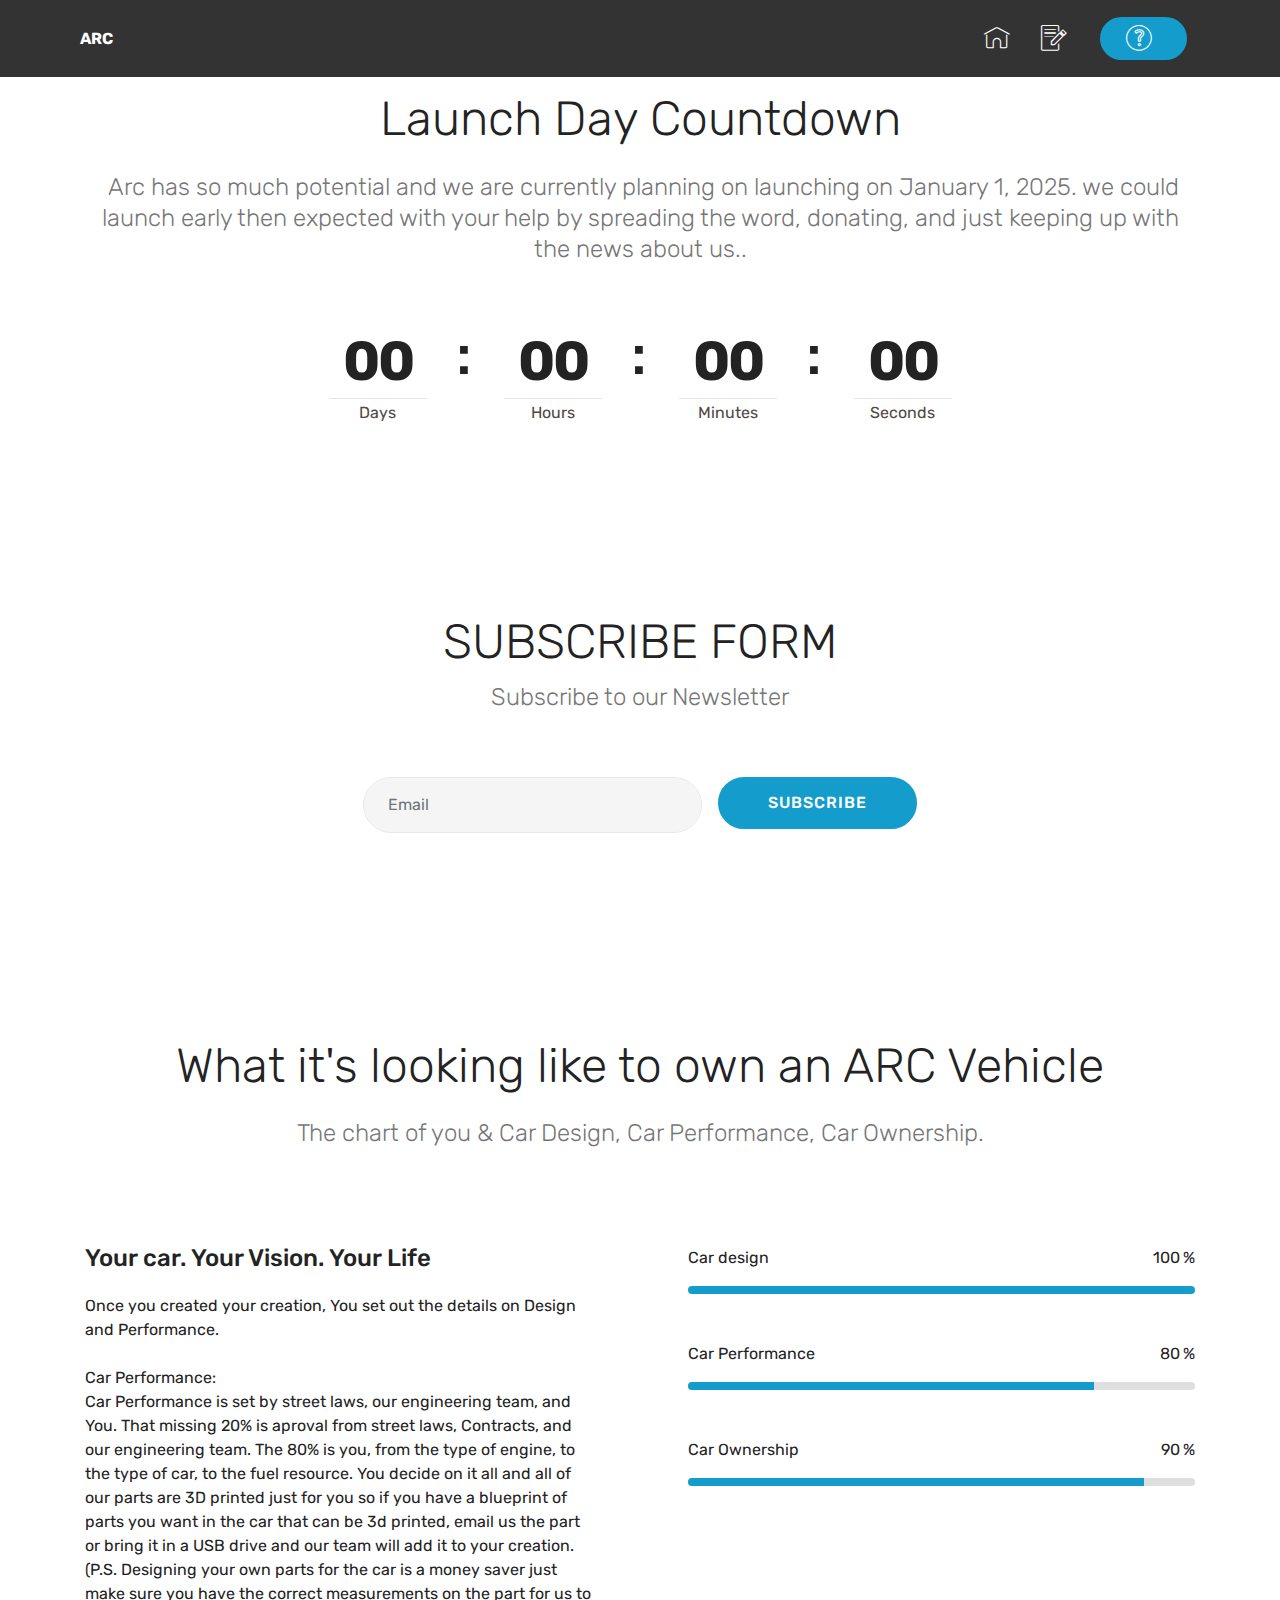
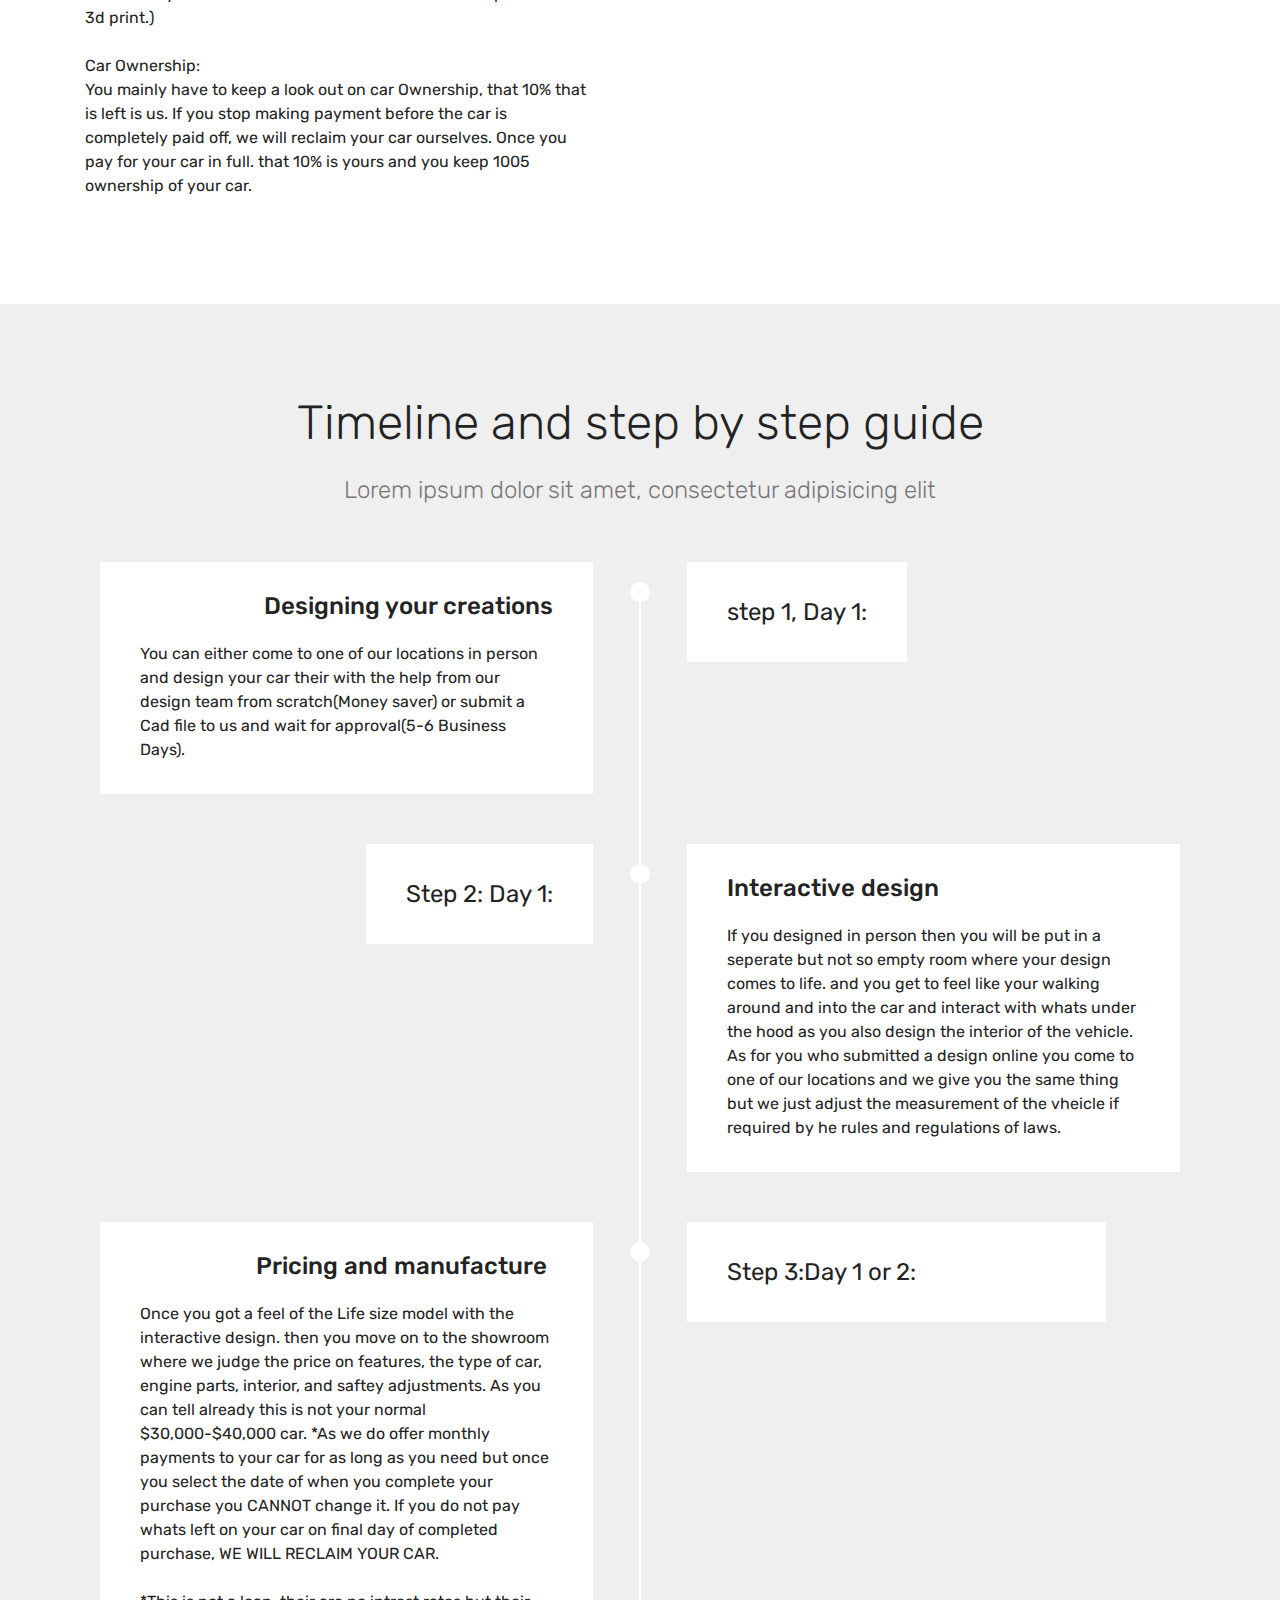
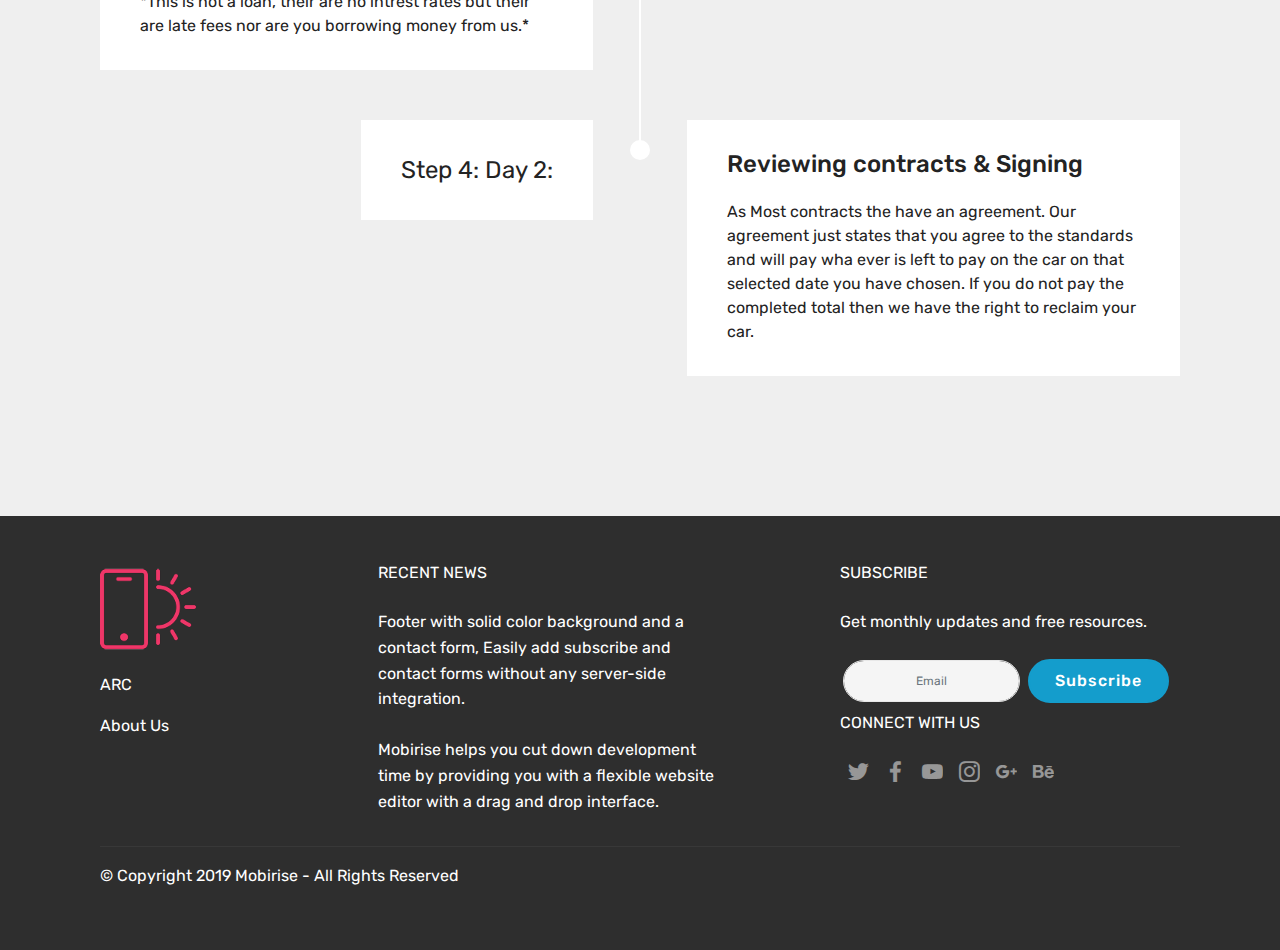
<file: page4.html>
<!DOCTYPE html>
<html  >
<head>
  <!-- Site made with Mobirise Website Builder v4.10.7, https://mobirise.com -->
  <meta charset="UTF-8">
  <meta http-equiv="X-UA-Compatible" content="IE=edge">
  <meta name="generator" content="Mobirise v4.10.7, mobirise.com">
  <meta name="viewport" content="width=device-width, initial-scale=1, minimum-scale=1">
  <link rel="shortcut icon" href="assets/images/logo2.png" type="image/x-icon">
  <meta name="description" content="How to get started.">
  
  <title>Learn More- ARC Automotive</title>
  <link rel="stylesheet" href="assets/web/assets/mobirise-icons/mobirise-icons.css">
  <link rel="stylesheet" href="assets/tether/tether.min.css">
  <link rel="stylesheet" href="assets/bootstrap/css/bootstrap.min.css">
  <link rel="stylesheet" href="assets/bootstrap/css/bootstrap-grid.min.css">
  <link rel="stylesheet" href="assets/bootstrap/css/bootstrap-reboot.min.css">
  <link rel="stylesheet" href="assets/dropdown/css/style.css">
  <link rel="stylesheet" href="assets/socicon/css/styles.css">
  <link rel="stylesheet" href="assets/theme/css/style.css">
  <link rel="stylesheet" href="assets/mobirise/css/mbr-additional.css" type="text/css">
  
  
  
</head>
<body>
  <section class="menu cid-rzDW1lD0xA" once="menu" id="menu1-5">

    

    <nav class="navbar navbar-expand beta-menu navbar-dropdown align-items-center navbar-fixed-top navbar-toggleable-sm">
        <button class="navbar-toggler navbar-toggler-right" type="button" data-toggle="collapse" data-target="#navbarSupportedContent" aria-controls="navbarSupportedContent" aria-expanded="false" aria-label="Toggle navigation">
            <div class="hamburger">
                <span></span>
                <span></span>
                <span></span>
                <span></span>
            </div>
        </button>
        <div class="menu-logo">
            <div class="navbar-brand">
                
                <span class="navbar-caption-wrap"><a class="navbar-caption text-white display-4" href="index.html#header9-1">ARC</a></span>
            </div>
        </div>
        <div class="collapse navbar-collapse" id="navbarSupportedContent">
            <ul class="navbar-nav nav-dropdown" data-app-modern-menu="true"><li class="nav-item">
                    <a class="nav-link link text-white display-4" href="page4.html"><span class="mbri-home mbr-iconfont mbr-iconfont-btn"></span>
                        </a>
                </li>
                <li class="nav-item">
                    <a class="nav-link link text-white display-4" href="page1.html"><span class="mbri-edit mbr-iconfont mbr-iconfont-btn"></span></a>
                </li></ul>
            <div class="navbar-buttons mbr-section-btn"><a class="btn btn-sm btn-primary display-4" href="page4.html"><span class="mbri-question mbr-iconfont mbr-iconfont-btn"></span></a></div>
        </div>
    </nav>
</section>

<section class="engine"><a href="https://mobirise.info/s">free bootstrap theme</a></section><section class="countdown1 cid-rzDWSAB5jb" id="countdown1-9">
    
    
    
    <div class="container ">
        <h2 class="mbr-section-title pb-3 align-center mbr-fonts-style display-2">Launch Day Countdown<br>
        </h2>
        <h3 class="mbr-section-subtitle align-center mbr-fonts-style display-5">&nbsp;Arc has so much potential and we are currently planning on launching on January 1, 2025. we could launch early then expected with your help by spreading the word, donating, and just keeping up with the news about us..</h3>
        
    </div>
    <div class="container countdown-cont align-center">
        <div class="daysCountdown" title="Days"></div>
        <div class="hoursCountdown" title="Hours"></div> 
        <div class="minutesCountdown" title="Minutes"></div> 
        <div class="secondsCountdown" title="Seconds"></div>
        <div class="countdown pt-5 mt-2" data-due-date="2025/01/01"> 
        </div>
    </div>
</section>

<section class="mbr-section form3 cid-rA0YPfswAR" id="form3-l">

    

    

    <div class="container">
        <div class="row justify-content-center">
            <div class="title col-12 col-lg-8">
                <h2 class="align-center pb-2 mbr-fonts-style display-2">
                    SUBSCRIBE FORM
                </h2>
                <h3 class="mbr-section-subtitle align-center pb-5 mbr-light mbr-fonts-style display-5">
                    Subscribe to our Newsletter
                </h3>
            </div>
        </div>

        <div class="row py-2 justify-content-center">
            <div class="col-12 col-lg-6  col-md-8 " data-form-type="formoid">
                <!---Formbuilder Form--->
                <form action="https://mobirise.com/" method="POST" class="mbr-form form-with-styler" data-form-title="Mobirise Form"><input type="hidden" name="email" data-form-email="true" value="4YtfvILtYI51aDhQqJxza/8Ca8ZYmv+gBTwRRSRqg7WGE2uvcKpHXKMctwAPHek6LiYNU5ZLLMnhTlflK2BNNgBN8fOQu9awaMmRbRrNwZpTjxIJ+DdumfK/i9VhAnkk">
                    <div class="row">
                        <div hidden="hidden" data-form-alert="" class="alert alert-success col-12">Thanks for filling out the form!</div>
                        <div hidden="hidden" data-form-alert-danger="" class="alert alert-danger col-12">
                        </div>
                    </div>
                    <div class="dragArea row">
                        <div class="form-group col" data-for="email">
                            <input type="email" name="email" placeholder="Email" data-form-field="Email" required="required" class="form-control display-7" id="email-form3-l">
                        </div>
                        <div class="col-auto input-group-btn">
                            <button type="submit" class="btn btn-primary  display-4">SUBSCRIBE</button>
                        </div>
                    </div>
                </form><!---Formbuilder Form--->
            </div>
        </div>
    </div>
</section>

<section class="progress-bars2 cid-rzDWOLTd3n" id="progress-bars2-8">
    
     

    

    <div class="container">
        <h2 class="mbr-section-title pb-3 align-center mbr-fonts-style display-2">What it's looking like to own an ARC Vehicle</h2>

        <h3 class="mbr-section-subtitle mbr-fonts-style display-5">The chart of you &amp; Car Design, Car Performance, Car Ownership.</h3>

        <div class="row pt-5 mt-5">
            <div class="col-md-6 text-elements">
                <h4 class="section-content-title pb-3 align-left mbr-fonts-style display-5">Your car. Your Vision. Your Life</h4>
                <p class="section-content-text align-left mbr-fonts-style display-7">Once you created your creation, You set out the details on Design and Performance. <br><br>Car Performance:<br>Car Performance is set by street laws, our engineering team, and You. That missing 20% is aproval from street laws, Contracts, and our engineering team. The 80% is you, from the type of engine, to the type of car, to the fuel resource. You decide on it all and all of our parts are 3D printed just for you so if you have a blueprint of parts you want in the car that can be 3d printed, email us the part or bring it in a USB drive and our team will add it to your creation. (P.S. Designing your own parts for the car is a money saver just make sure you have the correct measurements on the part for us to 3d print.)<br><br>Car Ownership:<br>You mainly have to keep a look out on car Ownership, that 10% that is left is us. If you stop making payment before the car is completely paid off, we will reclaim your car ourselves. Once you pay for your car in full. that 10% is yours and you keep 1005 ownership of your car.</p>
            </div>
            <div class="progress_elements col-md-6">
                <div class="progress1 pb-5">
                    <div class="title-wrap">
                        <div class="progressbar-title mbr-fonts-style display-7">
                            <p>Car design</p>
                        </div>
                        <div class="progress_value mbr-fonts-style display-7">
                            <div class="progressbar-number">
                            </div>
                            <span>%</span>
                        </div>
                    </div>
                    <progress class="progress progress-primary " max="100" value="100">
                    </progress>
                </div>
                 
                <div class="progress2 pb-5">
                    <div class="title-wrap">
                        <div class="progressbar-title mbr-fonts-style display-7">
                            <p>Car Performance</p>
                        </div>
                    <div class="progress_value mbr-fonts-style display-7">
                        <div class="progressbar-number">
                        </div>
                        <span>%</span>
                    </div>
                    </div>
                    <progress class="progress progress-primary" max="100" value="80">
                    </progress>
                </div>
                
                <div class="progress3 pb-5">
                    <div class="title-wrap">
                        <div class="progressbar-title mbr-fonts-style display-7">
                            <p>Car Ownership</p>
                        </div>
                    <div class="progress_value mbr-fonts-style display-7">
                        <div class="progressbar-number">
                        </div>
                        <span>%</span>
                    </div>
                    </div>
                    <progress class="progress progress-primary" max="100" value="90">
                    </progress>
                </div>
                
                
            
                
            </div>
        </div>
    </div>
</section>

<section class="timeline1 cid-rzDWEyK1JG" id="timeline1-7">

    

    

    <div class="container align-center">
        <h2 class="mbr-section-title pb-3 mbr-fonts-style display-2">Timeline and step by step guide</h2>
        <h3 class="mbr-section-subtitle pb-5 mbr-fonts-style display-5">
            Lorem ipsum dolor sit amet, consectetur adipisicing elit
        </h3>

        <div class="container timelines-container" mbri-timelines="">
            <!--1-->
            <div class="row timeline-element reverse separline">
                 <div class="timeline-date-panel col-xs-12 col-md-6  align-left">         
                    <div class="time-line-date-content">
                        <p class="mbr-timeline-date mbr-fonts-style display-5">step 1, Day 1:</p>
                    </div>
                </div>
           <span class="iconBackground"></span>
            <div class="col-xs-12 col-md-6 align-right">
                <div class="timeline-text-content">
                    <h4 class="mbr-timeline-title pb-3 mbr-fonts-style display-5">Designing your creations</h4>
                    <p class="mbr-timeline-text mbr-fonts-style display-7">You can either come to one of our locations in person and design your car their with the help from our design team from scratch(Money saver) or submit a Cad file to us and wait for approval(5-6 Business Days).</p>
                 </div>
            </div>
            </div>
            <!--2-->
            <div class="row timeline-element  separline">
                <div class="timeline-date-panel col-xs-12 col-md-6 align-right">
                    <div class="time-line-date-content">
                        <p class="mbr-timeline-date mbr-fonts-style display-5">Step 2: Day 1:</p>
                    </div>
                </div>
                <span class="iconBackground"></span>
                <div class="col-xs-12 col-md-6 align-left ">
                    <div class="timeline-text-content">
                        <h4 class="mbr-timeline-title pb-3 mbr-fonts-style display-5">Interactive design</h4>
                        <p class="mbr-timeline-text mbr-fonts-style display-7">If you designed in person then you will be put in a seperate but not so empty room where your design comes to life. and you get to feel like your walking around and into the car and interact with whats under the hood as you also design the interior of the vehicle. As for you who submitted a design online you come to one of our locations and we give you the same thing but we just adjust the measurement of the vheicle if required by he rules and regulations of laws.</p>
                    </div>
                </div>
            </div>
            <!--3-->
            <div class="row timeline-element reverse separline">
                <div class="timeline-date-panel col-xs-12 col-md-6  align-left">
                    <div class="time-line-date-content">
                        <p class="mbr-timeline-date mbr-fonts-style display-5">Step 3:Day 1 or 2: &nbsp; &nbsp; &nbsp; &nbsp; &nbsp; &nbsp; &nbsp; &nbsp; &nbsp; &nbsp; &nbsp; &nbsp;&nbsp;</p>
                    </div>
                </div>
                <span class="iconBackground"></span>
                <div class="col-xs-12 col-md-6 align-right">
                    <div class="timeline-text-content">
                        <h4 class="mbr-timeline-title pb-3 mbr-fonts-style display-5">Pricing and manufacture&nbsp;</h4>      
                        <p class="mbr-timeline-text mbr-fonts-style display-7">Once you got a feel of the Life size model with the interactive design. then you move on to the showroom where we judge the price on features, the type of car, engine parts, interior, and saftey adjustments. As you can tell already this is not your normal $30,000-$40,000 car. *As we do offer monthly payments to your car for as long as you need but once you select the date of when you complete your purchase you CANNOT change it. If you do not pay whats left on your car on final day of completed purchase, WE WILL RECLAIM YOUR CAR.&nbsp;<br><br>*This is not a loan, their are no intrest rates but their are late fees nor are you borrowing money from us.*&nbsp;</p>
                    </div>
                </div>
            </div>
            <!--4-->
            <div class="row timeline-element ">
                <div class="timeline-date-panel col-xs-12 col-md-6 align-right">
                    <div class="time-line-date-content">
                        <p class="mbr-timeline-date mbr-fonts-style display-5">Step 4: Day 2:</p>
                    </div>
                </div>
                <span class="iconBackground"></span>
                <div class="col-xs-12 col-md-6 align-left ">
                    <div class="timeline-text-content">
                        <h4 class="mbr-timeline-title pb-3 mbr-fonts-style display-5">Reviewing contracts &amp; Signing</h4>
                        <p class="mbr-timeline-text mbr-fonts-style display-7">As Most contracts the have an agreement. Our agreement just states that you agree to the standards and will pay wha ever is left to pay on the car on that selected date you have chosen. If you do not pay the completed total then we have the right to reclaim your car.</p>
                    </div>
                </div>
            </div>
            <!--5-->
            
            <!--6-->
            
            <!--7-->
            
            <!--8-->
            
            <!--9-->
            
            <!--10-->
            
            <!--11-->
            
            <!--12-->
            
        </div>
    </div>
</section>

<section class="footer4 cid-rA0YqzIezH" id="footer4-k">

    

    

    <div class="container">
        <div class="media-container-row content mbr-white">
            <div class="col-md-3 col-sm-4">
                <div class="mb-3 img-logo">
                    <a href="https://mobirise.co/">
                        <img src="assets/images/logo2.png" alt="Mobirise">
                    </a>
                </div>
                <p class="mb-3 mbr-fonts-style foot-title display-7">ARC</p>
                <p class="mbr-text mbr-fonts-style mbr-links-column display-7">
                    <a href="page4.html" class="text-white">About Us</a>
<br></p>
            </div>
            <div class="col-md-4 col-sm-8">
                <p class="mb-4 foot-title mbr-fonts-style display-7">
                    RECENT NEWS
                </p>
                <p class="mbr-text mbr-fonts-style foot-text display-7">
                    Footer with solid color background and a contact form, Easily add subscribe and contact forms without any server-side integration.
                    <br>
                    <br>Mobirise helps you cut down development time by providing you with a flexible website editor with a drag and drop interface.
                </p>
            </div>
            <div class="col-md-4 offset-md-1 col-sm-12">
                <p class="mb-4 foot-title mbr-fonts-style display-7">
                    SUBSCRIBE
                </p>
                <p class="mbr-text mbr-fonts-style form-text display-7">
                    Get monthly updates and free resources.
                </p>
                <div class="media-container-column" data-form-type="formoid">
                    <!---Formbuilder Form--->
                    <form action="https://mobirise.com/" method="POST" class="mbr-form form-with-styler" data-form-title="Mobirise Form"><input type="hidden" name="email" data-form-email="true" value="rZhtg2Fo0qzXS824XTj/innf8xrrbX35++HSC8hcKYGtyjRenrJSeGp13SISsMnOoJxbHt/RBw/dr7BjaOQpXQRtqNR5lPnNbjtZ2K73Ytyo2KaoDnn+zWMjlg0Z6lpd">
                        <div class="row form-inline justify-content-center">
                            <div hidden="hidden" data-form-alert="" class="alert alert-success col-12">Thanks for filling out the form!</div>
                            <div hidden="hidden" data-form-alert-danger="" class="alert alert-danger col-12">
                                                    </div>
                        </div>
                        <div class="dragArea row form-inline justify-content-center">
                            <div class="col-auto  form-group " data-for="email">
                                <input type="email" name="email" placeholder="Email" data-form-field="Email" required="required" class="form-control input-sm input-inverse my-2 display-7" id="email-footer4-k">
                            </div>
                            <div class="col-auto  input-group-btn  m-2">
                                <button type="submit" class="btn btn-primary m-0 display-4">Subscribe</button>
                            </div>
                        </div>
                    </form><!---Formbuilder Form--->
                </div>
                <p class="mb-4 mbr-fonts-style foot-title display-7">
                    CONNECT WITH US
                </p>
                <div class="social-list pl-0 mb-0">
                        <div class="soc-item">
                            <a href="https://twitter.com/mobirise" target="_blank">
                                <span class="socicon-twitter socicon mbr-iconfont mbr-iconfont-social"></span>
                            </a>
                        </div>
                        <div class="soc-item">
                            <a href="https://www.facebook.com/pages/Mobirise/1616226671953247" target="_blank">
                                <span class="socicon-facebook socicon mbr-iconfont mbr-iconfont-social"></span>
                            </a>
                        </div>
                        <div class="soc-item">
                            <a href="https://www.youtube.com/c/mobirise" target="_blank">
                                <span class="socicon-youtube socicon mbr-iconfont mbr-iconfont-social"></span>
                            </a>
                        </div>
                        <div class="soc-item">
                            <a href="https://instagram.com/mobirise" target="_blank">
                                <span class="socicon-instagram socicon mbr-iconfont mbr-iconfont-social"></span>
                            </a>
                        </div>
                        <div class="soc-item">
                            <a href="https://plus.google.com/u/0/+Mobirise" target="_blank">
                                <span class="socicon-googleplus socicon mbr-iconfont mbr-iconfont-social"></span>
                            </a>
                        </div>
                        <div class="soc-item">
                            <a href="https://www.behance.net/Mobirise" target="_blank">
                                <span class="socicon-behance socicon mbr-iconfont mbr-iconfont-social"></span>
                            </a>
                        </div>
                </div>
            </div>
        </div>
        <div class="footer-lower">
            <div class="media-container-row">
                <div class="col-sm-12">
                    <hr>
                </div>
            </div>
            <div class="media-container-row mbr-white">
                <div class="col-sm-12 copyright">
                    <p class="mbr-text mbr-fonts-style display-7">
                        © Copyright 2019 Mobirise - All Rights Reserved
                    </p>
                </div>
            </div>
        </div>
    </div>
</section>


  <script src="assets/web/assets/jquery/jquery.min.js"></script>
  <script src="assets/popper/popper.min.js"></script>
  <script src="assets/tether/tether.min.js"></script>
  <script src="assets/bootstrap/js/bootstrap.min.js"></script>
  <script src="assets/smoothscroll/smooth-scroll.js"></script>
  <script src="assets/dropdown/js/nav-dropdown.js"></script>
  <script src="assets/dropdown/js/navbar-dropdown.js"></script>
  <script src="assets/touchswipe/jquery.touch-swipe.min.js"></script>
  <script src="assets/countdown/jquery.countdown.min.js"></script>
  <script src="assets/theme/js/script.js"></script>
  <script src="assets/formoid/formoid.min.js"></script>
  
  
</body>
</html>
</file>
<file: assets/web/assets/mobirise-icons/mobirise-icons.css>
@font-face {
  font-family: 'MobiriseIcons';
  src:  url('mobirise-icons.eot?spat4u');
  src:  url('mobirise-icons.eot?spat4u#iefix') format('embedded-opentype'),
    url('mobirise-icons.ttf?spat4u') format('truetype'),
    url('mobirise-icons.woff?spat4u') format('woff'),
    url('mobirise-icons.svg?spat4u#MobiriseIcons') format('svg');
  font-weight: normal;
  font-style: normal;
}

[class^="mbri-"], [class*=" mbri-"] {
  /* use !important to prevent issues with browser extensions that change fonts */
  font-family: MobiriseIcons !important;
  speak: none;
  font-style: normal;
  font-weight: normal;
  font-variant: normal;
  text-transform: none;
  line-height: 1;

  /* Better Font Rendering =========== */
  -webkit-font-smoothing: antialiased;
  -moz-osx-font-smoothing: grayscale;
}

.mbri-add-submenu:before {
  content: "\e900";
}
.mbri-alert:before {
  content: "\e901";
}
.mbri-align-center:before {
  content: "\e902";
}
.mbri-align-justify:before {
  content: "\e903";
}
.mbri-align-left:before {
  content: "\e904";
}
.mbri-align-right:before {
  content: "\e905";
}
.mbri-android:before {
  content: "\e906";
}
.mbri-apple:before {
  content: "\e907";
}
.mbri-arrow-down:before {
  content: "\e908";
}
.mbri-arrow-next:before {
  content: "\e909";
}
.mbri-arrow-prev:before {
  content: "\e90a";
}
.mbri-arrow-up:before {
  content: "\e90b";
}
.mbri-bold:before {
  content: "\e90c";
}
.mbri-bookmark:before {
  content: "\e90d";
}
.mbri-bootstrap:before {
  content: "\e90e";
}
.mbri-briefcase:before {
  content: "\e90f";
}
.mbri-browse:before {
  content: "\e910";
}
.mbri-bulleted-list:before {
  content: "\e911";
}
.mbri-calendar:before {
  content: "\e912";
}
.mbri-camera:before {
  content: "\e913";
}
.mbri-cart-add:before {
  content: "\e914";
}
.mbri-cart-full:before {
  content: "\e915";
}
.mbri-cash:before {
  content: "\e916";
}
.mbri-change-style:before {
  content: "\e917";
}
.mbri-chat:before {
  content: "\e918";
}
.mbri-clock:before {
  content: "\e919";
}
.mbri-close:before {
  content: "\e91a";
}
.mbri-cloud:before {
  content: "\e91b";
}
.mbri-code:before {
  content: "\e91c";
}
.mbri-contact-form:before {
  content: "\e91d";
}
.mbri-credit-card:before {
  content: "\e91e";
}
.mbri-cursor-click:before {
  content: "\e91f";
}
.mbri-cust-feedback:before {
  content: "\e920";
}
.mbri-database:before {
  content: "\e921";
}
.mbri-delivery:before {
  content: "\e922";
}
.mbri-desktop:before {
  content: "\e923";
}
.mbri-devices:before {
  content: "\e924";
}
.mbri-down:before {
  content: "\e925";
}
.mbri-download:before {
  content: "\e989";
}
.mbri-drag-n-drop:before {
  content: "\e927";
}
.mbri-drag-n-drop2:before {
  content: "\e928";
}
.mbri-edit:before {
  content: "\e929";
}
.mbri-edit2:before {
  content: "\e92a";
}
.mbri-error:before {
  content: "\e92b";
}
.mbri-extension:before {
  content: "\e92c";
}
.mbri-features:before {
  content: "\e92d";
}
.mbri-file:before {
  content: "\e92e";
}
.mbri-flag:before {
  content: "\e92f";
}
.mbri-folder:before {
  content: "\e930";
}
.mbri-gift:before {
  content: "\e931";
}
.mbri-github:before {
  content: "\e932";
}
.mbri-globe:before {
  content: "\e933";
}
.mbri-globe-2:before {
  content: "\e934";
}
.mbri-growing-chart:before {
  content: "\e935";
}
.mbri-hearth:before {
  content: "\e936";
}
.mbri-help:before {
  content: "\e937";
}
.mbri-home:before {
  content: "\e938";
}
.mbri-hot-cup:before {
  content: "\e939";
}
.mbri-idea:before {
  content: "\e93a";
}
.mbri-image-gallery:before {
  content: "\e93b";
}
.mbri-image-slider:before {
  content: "\e93c";
}
.mbri-info:before {
  content: "\e93d";
}
.mbri-italic:before {
  content: "\e93e";
}
.mbri-key:before {
  content: "\e93f";
}
.mbri-laptop:before {
  content: "\e940";
}
.mbri-layers:before {
  content: "\e941";
}
.mbri-left-right:before {
  content: "\e942";
}
.mbri-left:before {
  content: "\e943";
}
.mbri-letter:before {
  content: "\e944";
}
.mbri-like:before {
  content: "\e945";
}
.mbri-link:before {
  content: "\e946";
}
.mbri-lock:before {
  content: "\e947";
}
.mbri-login:before {
  content: "\e948";
}
.mbri-logout:before {
  content: "\e949";
}
.mbri-magic-stick:before {
  content: "\e94a";
}
.mbri-map-pin:before {
  content: "\e94b";
}
.mbri-menu:before {
  content: "\e94c";
}
.mbri-mobile:before {
  content: "\e94d";
}
.mbri-mobile2:before {
  content: "\e94e";
}
.mbri-mobirise:before {
  content: "\e94f";
}
.mbri-more-horizontal:before {
  content: "\e950";
}
.mbri-more-vertical:before {
  content: "\e951";
}
.mbri-music:before {
  content: "\e952";
}
.mbri-new-file:before {
  content: "\e953";
}
.mbri-numbered-list:before {
  content: "\e954";
}
.mbri-opened-folder:before {
  content: "\e955";
}
.mbri-pages:before {
  content: "\e956";
}
.mbri-paper-plane:before {
  content: "\e957";
}
.mbri-paperclip:before {
  content: "\e958";
}
.mbri-photo:before {
  content: "\e959";
}
.mbri-photos:before {
  content: "\e95a";
}
.mbri-pin:before {
  content: "\e95b";
}
.mbri-play:before {
  content: "\e95c";
}
.mbri-plus:before {
  content: "\e95d";
}
.mbri-preview:before {
  content: "\e95e";
}
.mbri-print:before {
  content: "\e95f";
}
.mbri-protect:before {
  content: "\e960";
}
.mbri-question:before {
  content: "\e961";
}
.mbri-quote-left:before {
  content: "\e962";
}
.mbri-quote-right:before {
  content: "\e963";
}
.mbri-refresh:before {
  content: "\e964";
}
.mbri-responsive:before {
  content: "\e965";
}
.mbri-right:before {
  content: "\e966";
}
.mbri-rocket:before {
  content: "\e967";
}
.mbri-sad-face:before {
  content: "\e968";
}
.mbri-sale:before {
  content: "\e969";
}
.mbri-save:before {
  content: "\e96a";
}
.mbri-search:before {
  content: "\e96b";
}
.mbri-setting:before {
  content: "\e96c";
}
.mbri-setting2:before {
  content: "\e96d";
}
.mbri-setting3:before {
  content: "\e96e";
}
.mbri-share:before {
  content: "\e96f";
}
.mbri-shopping-bag:before {
  content: "\e970";
}
.mbri-shopping-basket:before {
  content: "\e971";
}
.mbri-shopping-cart:before {
  content: "\e972";
}
.mbri-sites:before {
  content: "\e973";
}
.mbri-smile-face:before {
  content: "\e974";
}
.mbri-speed:before {
  content: "\e975";
}
.mbri-star:before {
  content: "\e976";
}
.mbri-success:before {
  content: "\e977";
}
.mbri-sun:before {
  content: "\e978";
}
.mbri-sun2:before {
  content: "\e979";
}
.mbri-tablet:before {
  content: "\e97a";
}
.mbri-tablet-vertical:before {
  content: "\e97b";
}
.mbri-target:before {
  content: "\e97c";
}
.mbri-timer:before {
  content: "\e97d";
}
.mbri-to-ftp:before {
  content: "\e97e";
}
.mbri-to-local-drive:before {
  content: "\e97f";
}
.mbri-touch-swipe:before {
  content: "\e980";
}
.mbri-touch:before {
  content: "\e981";
}
.mbri-trash:before {
  content: "\e982";
}
.mbri-underline:before {
  content: "\e983";
}
.mbri-unlink:before {
  content: "\e984";
}
.mbri-unlock:before {
  content: "\e985";
}
.mbri-up-down:before {
  content: "\e986";
}
.mbri-up:before {
  content: "\e987";
}
.mbri-update:before {
  content: "\e988";
}
.mbri-upload:before {
 content: "\e926"; 
}
.mbri-user:before {
  content: "\e98a";
}
.mbri-user2:before {
  content: "\e98b";
}
.mbri-users:before {
  content: "\e98c";
}
.mbri-video:before {
  content: "\e98d";
}
.mbri-video-play:before {
  content: "\e98e";
}
.mbri-watch:before {
  content: "\e98f";
}
.mbri-website-theme:before {
  content: "\e990";
}
.mbri-wifi:before {
  content: "\e991";
}
.mbri-windows:before {
  content: "\e992";
}
.mbri-zoom-out:before {
  content: "\e993";
}
.mbri-redo:before {
  content: "\e994";
}
.mbri-undo:before {
  content: "\e995";
}
</file>
<file: assets/web/assets/mobirise-icons-bold/mobirise-icons-bold.css>
@font-face {
  font-family: 'mobirise-icons-bold';
  src:  url('mobirise-icons-bold.eot?m1l4yr');
  src:  url('mobirise-icons-bold.eot?m1l4yr#iefix') format('embedded-opentype'),
    url('mobirise-icons-bold.ttf?m1l4yr') format('truetype'),
    url('mobirise-icons-bold.woff?m1l4yr') format('woff'),
    url('mobirise-icons-bold.svg?m1l4yr#mobirise-icons-bold') format('svg');
  font-weight: normal;
  font-style: normal;
}

[class^="mbrib-"], [class*="mbrib-"] {
  /* use !important to prevent issues with browser extensions that change fonts */
  font-family: 'mobirise-icons-bold' !important;
  speak: none;
  font-style: normal;
  font-weight: normal;
  font-variant: normal;
  text-transform: none;
  line-height: 1;

  /* Better Font Rendering =========== */
  -webkit-font-smoothing: antialiased;
  -moz-osx-font-smoothing: grayscale;
}

.mbrib-add-submenu:before {
  content: "\e900";
}
.mbrib-alert:before {
  content: "\e901";
}
.mbrib-align-center:before {
  content: "\e902";
}
.mbrib-align-justify:before {
  content: "\e903";
}
.mbrib-align-left:before {
  content: "\e904";
}
.mbrib-align-right:before {
  content: "\e905";
}
.mbrib-android:before {
  content: "\e906";
}
.mbrib-apple:before {
  content: "\e907";
}
.mbrib-arrow-down:before {
  content: "\e908";
}
.mbrib-arrow-next:before {
  content: "\e909";
}
.mbrib-arrow-prev:before {
  content: "\e90a";
}
.mbrib-arrow-up:before {
  content: "\e90b";
}
.mbrib-bold:before {
  content: "\e90c";
}
.mbrib-bookmark:before {
  content: "\e90d";
}
.mbrib-bootstrap:before {
  content: "\e90e";
}
.mbrib-briefcase:before {
  content: "\e90f";
}
.mbrib-browse:before {
  content: "\e910";
}
.mbrib-bulleted-list:before {
  content: "\e911";
}
.mbrib-calendar:before {
  content: "\e912";
}
.mbrib-camera:before {
  content: "\e913";
}
.mbrib-cart-add:before {
  content: "\e914";
}
.mbrib-cart-full:before {
  content: "\e915";
}
.mbrib-cash:before {
  content: "\e916";
}
.mbrib-change-style:before {
  content: "\e917";
}
.mbrib-chat:before {
  content: "\e918";
}
.mbrib-clock:before {
  content: "\e919";
}
.mbrib-close:before {
  content: "\e91a";
}
.mbrib-cloud:before {
  content: "\e91b";
}
.mbrib-code:before {
  content: "\e91c";
}
.mbrib-contact-form:before {
  content: "\e91d";
}
.mbrib-credit-card:before {
  content: "\e91e";
}
.mbrib-cursor-click:before {
  content: "\e91f";
}
.mbrib-cust-feedback:before {
  content: "\e920";
}
.mbrib-database:before {
  content: "\e921";
}
.mbrib-delivery:before {
  content: "\e922";
}
.mbrib-desktop:before {
  content: "\e923";
}
.mbrib-devices:before {
  content: "\e924";
}
.mbrib-down:before {
  content: "\e925";
}
.mbrib-download:before {
  content: "\e926";
}
.mbrib-drag-n-drop:before {
  content: "\e927";
}
.mbrib-drag-n-drop2:before {
  content: "\e928";
}
.mbrib-edit:before {
  content: "\e929";
}
.mbrib-edit2:before {
  content: "\e92a";
}
.mbrib-error:before {
  content: "\e92b";
}
.mbrib-extension:before {
  content: "\e92c";
}
.mbrib-features:before {
  content: "\e92d";
}
.mbrib-file:before {
  content: "\e92e";
}
.mbrib-flag:before {
  content: "\e92f";
}
.mbrib-folder:before {
  content: "\e930";
}
.mbrib-gift:before {
  content: "\e931";
}
.mbrib-github:before {
  content: "\e932";
}
.mbrib-globe-2:before {
  content: "\e933";
}
.mbrib-globe:before {
  content: "\e934";
}
.mbrib-growing-chart:before {
  content: "\e935";
}
.mbrib-hearth:before {
  content: "\e936";
}
.mbrib-help:before {
  content: "\e937";
}
.mbrib-home:before {
  content: "\e938";
}
.mbrib-hot-cup:before {
  content: "\e939";
}
.mbrib-idea:before {
  content: "\e93a";
}
.mbrib-image-gallery:before {
  content: "\e93b";
}
.mbrib-image-slider:before {
  content: "\e93c";
}
.mbrib-info:before {
  content: "\e93d";
}
.mbrib-italic:before {
  content: "\e93e";
}
.mbrib-key:before {
  content: "\e93f";
}
.mbrib-laptop:before {
  content: "\e940";
}
.mbrib-layers:before {
  content: "\e941";
}
.mbrib-left-right:before {
  content: "\e942";
}
.mbrib-left:before {
  content: "\e943";
}
.mbrib-letter:before {
  content: "\e944";
}
.mbrib-like:before {
  content: "\e945";
}
.mbrib-link:before {
  content: "\e946";
}
.mbrib-lock:before {
  content: "\e947";
}
.mbrib-login:before {
  content: "\e948";
}
.mbrib-logout:before {
  content: "\e949";
}
.mbrib-magic-stick:before {
  content: "\e94a";
}
.mbrib-map-pin:before {
  content: "\e94b";
}
.mbrib-menu:before {
  content: "\e94c";
}
.mbrib-mobile:before {
  content: "\e94d";
}
.mbrib-mobile2:before {
  content: "\e94e";
}
.mbrib-mobirise:before {
  content: "\e94f";
}
.mbrib-more-horizontal:before {
  content: "\e950";
}
.mbrib-more-vertical:before {
  content: "\e951";
}
.mbrib-music:before {
  content: "\e952";
}
.mbrib-new-file:before {
  content: "\e953";
}
.mbrib-numbered-list:before {
  content: "\e954";
}
.mbrib-opened-folder:before {
  content: "\e955";
}
.mbrib-pages:before {
  content: "\e956";
}
.mbrib-paper-plane:before {
  content: "\e957";
}
.mbrib-paperclip:before {
  content: "\e958";
}
.mbrib-photo:before {
  content: "\e959";
}
.mbrib-photos:before {
  content: "\e95a";
}
.mbrib-pin:before {
  content: "\e95b";
}
.mbrib-play:before {
  content: "\e95c";
}
.mbrib-plus:before {
  content: "\e95d";
}
.mbrib-preview:before {
  content: "\e95e";
}
.mbrib-print:before {
  content: "\e95f";
}
.mbrib-protect:before {
  content: "\e960";
}
.mbrib-question:before {
  content: "\e961";
}
.mbrib-quote-left:before {
  content: "\e962";
}
.mbrib-quote-right:before {
  content: "\e963";
}
.mbrib-redo:before {
  content: "\e964";
}
.mbrib-refresh:before {
  content: "\e965";
}
.mbrib-responsive:before {
  content: "\e966";
}
.mbrib-right:before {
  content: "\e967";
}
.mbrib-rocket:before {
  content: "\e968";
}
.mbrib-sad-face:before {
  content: "\e969";
}
.mbrib-sale:before {
  content: "\e96a";
}
.mbrib-save:before {
  content: "\e96b";
}
.mbrib-search:before {
  content: "\e96c";
}
.mbrib-setting:before {
  content: "\e96d";
}
.mbrib-setting2:before {
  content: "\e96e";
}
.mbrib-setting3:before {
  content: "\e96f";
}
.mbrib-share:before {
  content: "\e970";
}
.mbrib-shopping-bag:before {
  content: "\e971";
}
.mbrib-shopping-basket:before {
  content: "\e972";
}
.mbrib-shopping-cart:before {
  content: "\e973";
}
.mbrib-sites:before {
  content: "\e974";
}
.mbrib-smile-face:before {
  content: "\e975";
}
.mbrib-speed:before {
  content: "\e976";
}
.mbrib-star:before {
  content: "\e977";
}
.mbrib-success:before {
  content: "\e978";
}
.mbrib-sun:before {
  content: "\e979";
}
.mbrib-sun2:before {
  content: "\e97a";
}
.mbrib-tablet-vertical:before {
  content: "\e97b";
}
.mbrib-tablet:before {
  content: "\e97c";
}
.mbrib-target:before {
  content: "\e97d";
}
.mbrib-timer:before {
  content: "\e97e";
}
.mbrib-to-ftp:before {
  content: "\e97f";
}
.mbrib-to-local-drive:before {
  content: "\e980";
}
.mbrib-touch-swipe:before {
  content: "\e981";
}
.mbrib-touch:before {
  content: "\e982";
}
.mbrib-trash:before {
  content: "\e983";
}
.mbrib-underline:before {
  content: "\e984";
}
.mbrib-undo:before {
  content: "\e985";
}
.mbrib-unlink:before {
  content: "\e986";
}
.mbrib-unlock:before {
  content: "\e987";
}
.mbrib-up-down:before {
  content: "\e988";
}
.mbrib-up:before {
  content: "\e989";
}
.mbrib-update:before {
  content: "\e98a";
}
.mbrib-upload:before {
  content: "\e98b";
}
.mbrib-user:before {
  content: "\e98c";
}
.mbrib-user2:before {
  content: "\e98d";
}
.mbrib-users:before {
  content: "\e98e";
}
.mbrib-video-play:before {
  content: "\e98f";
}
.mbrib-video:before {
  content: "\e990";
}
.mbrib-watch:before {
  content: "\e991";
}
.mbrib-website-theme:before {
  content: "\e992";
}
.mbrib-wifi:before {
  content: "\e993";
}
.mbrib-windows:before {
  content: "\e994";
}
.mbrib-zoom-out:before {
  content: "\e995";
}
</file>
<file: assets/dropdown/css/style.css>
.navbar-dropdown {
  left: 0;
  padding: 0;
  position: absolute;
  right: 0;
  top: 0;
  transition: all 0.45s ease;
  z-index: 1030;
  background: #282828; }
  .navbar-dropdown .navbar-logo {
    margin-right: 0.8rem;
    transition: margin 0.3s ease-in-out;
    vertical-align: middle; }
    .navbar-dropdown .navbar-logo img {
      height: 3.125rem;
      transition: all 0.3s ease-in-out; }
    .navbar-dropdown .navbar-logo.mbr-iconfont {
      font-size: 3.125rem;
      line-height: 3.125rem; }
  .navbar-dropdown .navbar-caption {
    font-weight: 700;
    white-space: normal;
    vertical-align: -4px;
    line-height: 3.125rem !important; }
    .navbar-dropdown .navbar-caption, .navbar-dropdown .navbar-caption:hover {
      color: inherit;
      text-decoration: none; }
  .navbar-dropdown .mbr-iconfont + .navbar-caption {
    vertical-align: -1px; }
  .navbar-dropdown.navbar-fixed-top {
    position: fixed; }
  .navbar-dropdown .navbar-brand span {
    vertical-align: -4px; }
  .navbar-dropdown.bg-color.transparent {
    background: none; }
  .navbar-dropdown.navbar-short .navbar-brand {
    padding: 0.625rem 0; }
    .navbar-dropdown.navbar-short .navbar-brand span {
      vertical-align: -1px; }
  .navbar-dropdown.navbar-short .navbar-caption {
    line-height: 2.375rem !important;
    vertical-align: -2px; }
  .navbar-dropdown.navbar-short .navbar-logo {
    margin-right: 0.5rem; }
    .navbar-dropdown.navbar-short .navbar-logo img {
      height: 2.375rem; }
    .navbar-dropdown.navbar-short .navbar-logo.mbr-iconfont {
      font-size: 2.375rem;
      line-height: 2.375rem; }
  .navbar-dropdown.navbar-short .mbr-table-cell {
    height: 3.625rem; }
  .navbar-dropdown .navbar-close {
    left: 0.6875rem;
    position: fixed;
    top: 0.75rem;
    z-index: 1000; }
  .navbar-dropdown .hamburger-icon {
    content: "";
    display: inline-block;
    vertical-align: middle;
    width: 16px;
    -webkit-box-shadow: 0 -6px 0 1px #282828,0 0 0 1px #282828,0 6px 0 1px #282828;
    -moz-box-shadow: 0 -6px 0 1px #282828,0 0 0 1px #282828,0 6px 0 1px #282828;
    box-shadow: 0 -6px 0 1px #282828,0 0 0 1px #282828,0 6px 0 1px #282828; }

.dropdown-menu .dropdown-toggle[data-toggle="dropdown-submenu"]::after {
  border-bottom: 0.35em solid transparent;
  border-left: 0.35em solid;
  border-right: 0;
  border-top: 0.35em solid transparent;
  margin-left: 0.3rem; }

.dropdown-menu .dropdown-item:focus {
  outline: 0; }

.nav-dropdown {
  font-size: 0.75rem;
  font-weight: 500;
  height: auto !important; }
  .nav-dropdown .nav-btn {
    padding-left: 1rem; }
  .nav-dropdown .link {
    margin: .667em 1.667em;
    font-weight: 500;
    padding: 0;
    transition: color .2s ease-in-out; }
    .nav-dropdown .link.dropdown-toggle {
      margin-right: 2.583em; }
      .nav-dropdown .link.dropdown-toggle::after {
        margin-left: .25rem;
        border-top: 0.35em solid;
        border-right: 0.35em solid transparent;
        border-left: 0.35em solid transparent;
        border-bottom: 0; }
      .nav-dropdown .link.dropdown-toggle[aria-expanded="true"] {
        margin: 0;
        padding: 0.667em 3.263em  0.667em 1.667em; }
  .nav-dropdown .link::after,
  .nav-dropdown .dropdown-item::after {
    color: inherit; }
  .nav-dropdown .btn {
    font-size: 0.75rem;
    font-weight: 700;
    letter-spacing: 0;
    margin-bottom: 0;
    padding-left: 1.25rem;
    padding-right: 1.25rem; }
  .nav-dropdown .dropdown-menu {
    border-radius: 0;
    border: 0;
    left: 0;
    margin: 0;
    padding-bottom: 1.25rem;
    padding-top: 1.25rem;
    position: relative; }
  .nav-dropdown .dropdown-submenu {
    margin-left: 0.125rem;
    top: 0; }
  .nav-dropdown .dropdown-item {
    font-weight: 500;
    line-height: 2;
    padding: 0.3846em 4.615em 0.3846em 1.5385em;
    position: relative;
    transition: color .2s ease-in-out, background-color .2s ease-in-out; }
    .nav-dropdown .dropdown-item::after {
      margin-top: -0.3077em;
      position: absolute;
      right: 1.1538em;
      top: 50%; }
    .nav-dropdown .dropdown-item:focus, .nav-dropdown .dropdown-item:hover {
      background: none; }

@media (max-width: 767px) {
  .nav-dropdown.navbar-toggleable-sm {
    bottom: 0;
    display: none;
    left: 0;
    overflow-x: hidden;
    position: fixed;
    top: 0;
    transform: translateX(-100%);
    -ms-transform: translateX(-100%);
    -webkit-transform: translateX(-100%);
    width: 18.75rem;
    z-index: 999; } }
.nav-dropdown.navbar-toggleable-xl {
  bottom: 0;
  display: none;
  left: 0;
  overflow-x: hidden;
  position: fixed;
  top: 0;
  transform: translateX(-100%);
  -ms-transform: translateX(-100%);
  -webkit-transform: translateX(-100%);
  width: 18.75rem;
  z-index: 999; }

.nav-dropdown-sm {
  display: block !important;
  overflow-x: hidden;
  overflow: auto;
  padding-top: 3.875rem; }
  .nav-dropdown-sm::after {
    content: "";
    display: block;
    height: 3rem;
    width: 100%; }
  .nav-dropdown-sm.collapse.in ~ .navbar-close {
    display: block !important; }
  .nav-dropdown-sm.collapsing, .nav-dropdown-sm.collapse.in {
    transform: translateX(0);
    -ms-transform: translateX(0);
    -webkit-transform: translateX(0);
    transition: all 0.25s ease-out;
    -webkit-transition: all 0.25s ease-out;
    background: #282828; }
  .nav-dropdown-sm.collapsing[aria-expanded="false"] {
    transform: translateX(-100%);
    -ms-transform: translateX(-100%);
    -webkit-transform: translateX(-100%); }
  .nav-dropdown-sm .nav-item {
    display: block;
    margin-left: 0 !important;
    padding-left: 0; }
  .nav-dropdown-sm .link,
  .nav-dropdown-sm .dropdown-item {
    border-top: 1px dotted rgba(255, 255, 255, 0.1);
    font-size: 0.8125rem;
    line-height: 1.6;
    margin: 0 !important;
    padding: 0.875rem 2.4rem 0.875rem 1.5625rem !important;
    position: relative;
    white-space: normal; }
    .nav-dropdown-sm .link:focus, .nav-dropdown-sm .link:hover,
    .nav-dropdown-sm .dropdown-item:focus,
    .nav-dropdown-sm .dropdown-item:hover {
      background: rgba(0, 0, 0, 0.2) !important;
      color: #c0a375; }
  .nav-dropdown-sm .nav-btn {
    position: relative;
    padding: 1.5625rem 1.5625rem 0 1.5625rem; }
    .nav-dropdown-sm .nav-btn::before {
      border-top: 1px dotted rgba(255, 255, 255, 0.1);
      content: "";
      left: 0;
      position: absolute;
      top: 0;
      width: 100%; }
    .nav-dropdown-sm .nav-btn + .nav-btn {
      padding-top: 0.625rem; }
      .nav-dropdown-sm .nav-btn + .nav-btn::before {
        display: none; }
  .nav-dropdown-sm .btn {
    padding: 0.625rem 0; }
  .nav-dropdown-sm .dropdown-toggle[data-toggle="dropdown-submenu"]::after {
    margin-left: .25rem;
    border-top: 0.35em solid;
    border-right: 0.35em solid transparent;
    border-left: 0.35em solid transparent;
    border-bottom: 0; }
  .nav-dropdown-sm .dropdown-toggle[data-toggle="dropdown-submenu"][aria-expanded="true"]::after {
    border-top: 0;
    border-right: 0.35em solid transparent;
    border-left: 0.35em solid transparent;
    border-bottom: 0.35em solid; }
  .nav-dropdown-sm .dropdown-menu {
    margin: 0;
    padding: 0;
    position: relative;
    top: 0;
    left: 0;
    width: 100%;
    border: 0;
    float: none;
    border-radius: 0;
    background: none; }
  .nav-dropdown-sm .dropdown-submenu {
    left: 100%;
    margin-left: 0.125rem;
    margin-top: -1.25rem;
    top: 0; }

.navbar-toggleable-sm .nav-dropdown .dropdown-menu {
  position: absolute; }

.navbar-toggleable-sm .nav-dropdown .dropdown-submenu {
  left: 100%;
  margin-left: 0.125rem;
  margin-top: -1.25rem;
  top: 0; }

.navbar-toggleable-sm.opened .nav-dropdown .dropdown-menu {
  position: relative; }

.navbar-toggleable-sm.opened .nav-dropdown .dropdown-submenu {
  left: 0;
  margin-left: 00rem;
  margin-top: 0rem;
  top: 0; }

.is-builder .nav-dropdown.collapsing {
  transition: none !important; }

/*# sourceMappingURL=style.css.map */
</file>
<file: assets/socicon/css/styles.css>
@charset "UTF-8";

@font-face {
  font-family: "socicon";
  src:url("../fonts/socicon.eot");
  src:url("../fonts/socicon.eot?#iefix") format("embedded-opentype"),
    url("../fonts/socicon.woff") format("woff"),
    url("../fonts/socicon.ttf") format("truetype"),
    url("../fonts/socicon.svg#socicon") format("svg");
  font-weight: normal;
  font-style: normal;

}

[data-icon]:before {
  font-family: "socicon" !important;
  content: attr(data-icon);
  font-style: normal !important;
  font-weight: normal !important;
  font-variant: normal !important;
  text-transform: none !important;
  speak: none;
  line-height: 1;
  -webkit-font-smoothing: antialiased;
  -moz-osx-font-smoothing: grayscale;
}

[class^="socicon-"]:before,
[class*=" socicon-"]:before {
  font-family: "socicon" !important;
  font-style: normal !important;
  font-weight: normal !important;
  font-variant: normal !important;
  text-transform: none !important;
  speak: none;
  line-height: 1;
  -webkit-font-smoothing: antialiased;
  -moz-osx-font-smoothing: grayscale;
}

.socicon-modelmayhem:before {
  content: "\e000";
}
.socicon-mixcloud:before {
  content: "\e001";
}
.socicon-drupal:before {
  content: "\e002";
}
.socicon-swarm:before {
  content: "\e003";
}
.socicon-istock:before {
  content: "\e004";
}
.socicon-yammer:before {
  content: "\e005";
}
.socicon-ello:before {
  content: "\e006";
}
.socicon-stackoverflow:before {
  content: "\e007";
}
.socicon-persona:before {
  content: "\e008";
}
.socicon-triplej:before {
  content: "\e009";
}
.socicon-houzz:before {
  content: "\e00a";
}
.socicon-rss:before {
  content: "\e00b";
}
.socicon-paypal:before {
  content: "\e00c";
}
.socicon-odnoklassniki:before {
  content: "\e00d";
}
.socicon-airbnb:before {
  content: "\e00e";
}
.socicon-periscope:before {
  content: "\e00f";
}
.socicon-outlook:before {
  content: "\e010";
}
.socicon-coderwall:before {
  content: "\e011";
}
.socicon-tripadvisor:before {
  content: "\e012";
}
.socicon-appnet:before {
  content: "\e013";
}
.socicon-goodreads:before {
  content: "\e014";
}
.socicon-tripit:before {
  content: "\e015";
}
.socicon-lanyrd:before {
  content: "\e016";
}
.socicon-slideshare:before {
  content: "\e017";
}
.socicon-buffer:before {
  content: "\e018";
}
.socicon-disqus:before {
  content: "\e019";
}
.socicon-vkontakte:before {
  content: "\e01a";
}
.socicon-whatsapp:before {
  content: "\e01b";
}
.socicon-patreon:before {
  content: "\e01c";
}
.socicon-storehouse:before {
  content: "\e01d";
}
.socicon-pocket:before {
  content: "\e01e";
}
.socicon-mail:before {
  content: "\e01f";
}
.socicon-blogger:before {
  content: "\e020";
}
.socicon-technorati:before {
  content: "\e021";
}
.socicon-reddit:before {
  content: "\e022";
}
.socicon-dribbble:before {
  content: "\e023";
}
.socicon-stumbleupon:before {
  content: "\e024";
}
.socicon-digg:before {
  content: "\e025";
}
.socicon-envato:before {
  content: "\e026";
}
.socicon-behance:before {
  content: "\e027";
}
.socicon-delicious:before {
  content: "\e028";
}
.socicon-deviantart:before {
  content: "\e029";
}
.socicon-forrst:before {
  content: "\e02a";
}
.socicon-play:before {
  content: "\e02b";
}
.socicon-zerply:before {
  content: "\e02c";
}
.socicon-wikipedia:before {
  content: "\e02d";
}
.socicon-apple:before {
  content: "\e02e";
}
.socicon-flattr:before {
  content: "\e02f";
}
.socicon-github:before {
  content: "\e030";
}
.socicon-renren:before {
  content: "\e031";
}
.socicon-friendfeed:before {
  content: "\e032";
}
.socicon-newsvine:before {
  content: "\e033";
}
.socicon-identica:before {
  content: "\e034";
}
.socicon-bebo:before {
  content: "\e035";
}
.socicon-zynga:before {
  content: "\e036";
}
.socicon-steam:before {
  content: "\e037";
}
.socicon-xbox:before {
  content: "\e038";
}
.socicon-windows:before {
  content: "\e039";
}
.socicon-qq:before {
  content: "\e03a";
}
.socicon-douban:before {
  content: "\e03b";
}
.socicon-meetup:before {
  content: "\e03c";
}
.socicon-playstation:before {
  content: "\e03d";
}
.socicon-android:before {
  content: "\e03e";
}
.socicon-snapchat:before {
  content: "\e03f";
}
.socicon-twitter:before {
  content: "\e040";
}
.socicon-facebook:before {
  content: "\e041";
}
.socicon-googleplus:before {
  content: "\e042";
}
.socicon-pinterest:before {
  content: "\e043";
}
.socicon-foursquare:before {
  content: "\e044";
}
.socicon-yahoo:before {
  content: "\e045";
}
.socicon-skype:before {
  content: "\e046";
}
.socicon-yelp:before {
  content: "\e047";
}
.socicon-feedburner:before {
  content: "\e048";
}
.socicon-linkedin:before {
  content: "\e049";
}
.socicon-viadeo:before {
  content: "\e04a";
}
.socicon-xing:before {
  content: "\e04b";
}
.socicon-myspace:before {
  content: "\e04c";
}
.socicon-soundcloud:before {
  content: "\e04d";
}
.socicon-spotify:before {
  content: "\e04e";
}
.socicon-grooveshark:before {
  content: "\e04f";
}
.socicon-lastfm:before {
  content: "\e050";
}
.socicon-youtube:before {
  content: "\e051";
}
.socicon-vimeo:before {
  content: "\e052";
}
.socicon-dailymotion:before {
  content: "\e053";
}
.socicon-vine:before {
  content: "\e054";
}
.socicon-flickr:before {
  content: "\e055";
}
.socicon-500px:before {
  content: "\e056";
}
.socicon-wordpress:before {
  content: "\e058";
}
.socicon-tumblr:before {
  content: "\e059";
}
.socicon-twitch:before {
  content: "\e05a";
}
.socicon-8tracks:before {
  content: "\e05b";
}
.socicon-amazon:before {
  content: "\e05c";
}
.socicon-icq:before {
  content: "\e05d";
}
.socicon-smugmug:before {
  content: "\e05e";
}
.socicon-ravelry:before {
  content: "\e05f";
}
.socicon-weibo:before {
  content: "\e060";
}
.socicon-baidu:before {
  content: "\e061";
}
.socicon-angellist:before {
  content: "\e062";
}
.socicon-ebay:before {
  content: "\e063";
}
.socicon-imdb:before {
  content: "\e064";
}
.socicon-stayfriends:before {
  content: "\e065";
}
.socicon-residentadvisor:before {
  content: "\e066";
}
.socicon-google:before {
  content: "\e067";
}
.socicon-yandex:before {
  content: "\e068";
}
.socicon-sharethis:before {
  content: "\e069";
}
.socicon-bandcamp:before {
  content: "\e06a";
}
.socicon-itunes:before {
  content: "\e06b";
}
.socicon-deezer:before {
  content: "\e06c";
}
.socicon-telegram:before {
  content: "\e06e";
}
.socicon-openid:before {
  content: "\e06f";
}
.socicon-amplement:before {
  content: "\e070";
}
.socicon-viber:before {
  content: "\e071";
}
.socicon-zomato:before {
  content: "\e072";
}
.socicon-draugiem:before {
  content: "\e074";
}
.socicon-endomodo:before {
  content: "\e075";
}
.socicon-filmweb:before {
  content: "\e076";
}
.socicon-stackexchange:before {
  content: "\e077";
}
.socicon-wykop:before {
  content: "\e078";
}
.socicon-teamspeak:before {
  content: "\e079";
}
.socicon-teamviewer:before {
  content: "\e07a";
}
.socicon-ventrilo:before {
  content: "\e07b";
}
.socicon-younow:before {
  content: "\e07c";
}
.socicon-raidcall:before {
  content: "\e07d";
}
.socicon-mumble:before {
  content: "\e07e";
}
.socicon-medium:before {
  content: "\e06d";
}
.socicon-bebee:before {
  content: "\e07f";
}
.socicon-hitbox:before {
  content: "\e080";
}
.socicon-reverbnation:before {
  content: "\e081";
}
.socicon-formulr:before {
  content: "\e082";
}
.socicon-instagram:before {
  content: "\e057";
}
.socicon-battlenet:before {
  content: "\e083";
}
.socicon-chrome:before {
  content: "\e084";
}
.socicon-discord:before {
  content: "\e086";
}
.socicon-issuu:before {
  content: "\e087";
}
.socicon-macos:before {
  content: "\e088";
}
.socicon-firefox:before {
  content: "\e089";
}
.socicon-opera:before {
  content: "\e08d";
}
.socicon-keybase:before {
  content: "\e090";
}
.socicon-alliance:before {
  content: "\e091";
}
.socicon-livejournal:before {
  content: "\e092";
}
.socicon-googlephotos:before {
  content: "\e093";
}
.socicon-horde:before {
  content: "\e094";
}
.socicon-etsy:before {
  content: "\e095";
}
.socicon-zapier:before {
  content: "\e096";
}
.socicon-google-scholar:before {
  content: "\e097";
}
.socicon-researchgate:before {
  content: "\e098";
}
.socicon-wechat:before {
  content: "\e099";
}
.socicon-strava:before {
  content: "\e09a";
}
.socicon-line:before {
  content: "\e09b";
}
.socicon-lyft:before {
  content: "\e09c";
}
.socicon-uber:before {
  content: "\e09d";
}
.socicon-songkick:before {
  content: "\e09e";
}
.socicon-viewbug:before {
  content: "\e09f";
}
.socicon-googlegroups:before {
  content: "\e0a0";
}
.socicon-quora:before {
  content: "\e073";
}
.socicon-diablo:before {
  content: "\e085";
}
.socicon-blizzard:before {
  content: "\e0a1";
}
.socicon-hearthstone:before {
  content: "\e08b";
}
.socicon-heroes:before {
  content: "\e08a";
}
.socicon-overwatch:before {
  content: "\e08c";
}
.socicon-warcraft:before {
  content: "\e08e";
}
.socicon-starcraft:before {
  content: "\e08f";
}
.socicon-beam:before {
  content: "\e0a2";
}
.socicon-curse:before {
  content: "\e0a3";
}
.socicon-player:before {
  content: "\e0a4";
}
.socicon-streamjar:before {
  content: "\e0a5";
}
.socicon-nintendo:before {
  content: "\e0a6";
}
.socicon-hellocoton:before {
  content: "\e0a7";
}
</file>
<file: assets/theme/css/style.css>
/*!
 * Mobirise v4 theme (https://mobirise.com/)
 * Copyright 2017 Mobirise
 */
section {
  background-color: #eeeeee;
}

section,
.container,
.container-fluid {
  position: relative;
  word-wrap: break-word;
}

a.mbr-iconfont:hover {
  text-decoration: none;
}

.article .lead p, .article .lead ul, .article .lead ol, .article .lead pre, .article .lead blockquote {
  margin-bottom: 0;
}

a {
  font-style: normal;
  font-weight: 400;
  cursor: pointer;
}

a, a:hover {
  text-decoration: none;
}

figure {
  margin-bottom: 0;
}

body {
  color: #232323;
}

h1, h2, h3, h4, h5, h6,
.h1, .h2, .h3, .h4, .h5, .h6,
.display-1, .display-2, .display-3, .display-4 {
  line-height: 1;
  word-break: break-word;
  word-wrap: break-word;
}

b, strong {
  font-weight: bold;
}

blockquote {
  padding: 10px 0 10px 20px;
  position: relative;
  border-left: 2px solid;
  border-color: #ff3366;
}

input:-webkit-autofill, input:-webkit-autofill:hover, input:-webkit-autofill:focus, input:-webkit-autofill:active {
  transition-delay: 9999s;
  transition-property: background-color, color;
}

textarea[type="hidden"] {
  display: none;
}

body {
  position: relative;
}

section {
  background-position: 50% 50%;
  background-repeat: no-repeat;
  background-size: cover;
}

section .mbr-background-video,
section .mbr-background-video-preview {
  position: absolute;
  bottom: 0;
  left: 0;
  right: 0;
  top: 0;
}

.hidden {
  visibility: hidden;
}

.mbr-z-index20 {
  z-index: 20;
}

/*! Base colors */
.mbr-white {
  color: #ffffff;
}

.mbr-black {
  color: #000000;
}

.mbr-bg-white {
  background-color: #ffffff;
}

.mbr-bg-black {
  background-color: #000000;
}

/*! Text-aligns */
.align-left {
  text-align: left;
}

.align-center {
  text-align: center;
}

.align-right {
  text-align: right;
}

@media (max-width: 767px) {
  .align-left, .align-center, .align-right, .mbr-section-btn, .mbr-section-title {
    text-align: center;
  }
}

/*! Font-weight  */
.mbr-light {
  font-weight: 300;
}

.mbr-regular {
  font-weight: 400;
}

.mbr-semibold {
  font-weight: 500;
}

.mbr-bold {
  font-weight: 700;
}

/*! Media  */
.media-size-item {
  -webkit-flex: 1 1 auto;
  -moz-flex: 1 1 auto;
  -ms-flex: 1 1 auto;
  -o-flex: 1 1 auto;
  flex: 1 1 auto;
}

.media-content {
  -webkit-flex-basis: 100%;
  flex-basis: 100%;
}

.media-container-row {
  display: -ms-flexbox;
  display: -webkit-flex;
  display: flex;
  -webkit-flex-direction: row;
  -ms-flex-direction: row;
  flex-direction: row;
  -webkit-flex-wrap: wrap;
  -ms-flex-wrap: wrap;
  flex-wrap: wrap;
  -webkit-justify-content: center;
  -ms-flex-pack: center;
  justify-content: center;
  -webkit-align-content: center;
  -ms-flex-line-pack: center;
  align-content: center;
  -webkit-align-items: start;
  -ms-flex-align: start;
  align-items: start;
}

.media-container-row .media-size-item {
  width: 400px;
}

.media-container-column {
  display: -ms-flexbox;
  display: -webkit-flex;
  display: flex;
  -webkit-flex-direction: column;
  -ms-flex-direction: column;
  flex-direction: column;
  -webkit-flex-wrap: wrap;
  -ms-flex-wrap: wrap;
  flex-wrap: wrap;
  -webkit-justify-content: center;
  -ms-flex-pack: center;
  justify-content: center;
  -webkit-align-content: center;
  -ms-flex-line-pack: center;
  align-content: center;
  -webkit-align-items: stretch;
  -ms-flex-align: stretch;
  align-items: stretch;
}

.media-container-column > * {
  width: 100%;
}

@media (min-width: 992px) {
  .media-container-row {
    -webkit-flex-wrap: nowrap;
    -ms-flex-wrap: nowrap;
    flex-wrap: nowrap;
  }
}

figure {
  overflow: hidden;
}

figure[mbr-media-size] {
  transition: width 0.1s;
}

.mbr-figure img, .mbr-figure iframe {
  display: block;
  width: 100%;
}

.card {
  background-color: transparent;
  border: none;
}

.card-box {
  width: 100%;
}

.card-img {
  text-align: center;
  flex-shrink: 0;
  -webkit-flex-shrink: 0;
}

.media {
  max-width: 100%;
  margin: 0 auto;
}

.mbr-figure {
  -ms-flex-item-align: center;
  -ms-grid-row-align: center;
  -webkit-align-self: center;
  align-self: center;
}

.media-container > div {
  max-width: 100%;
}

.mbr-figure img, .card-img img {
  width: 100%;
}

@media (max-width: 991px) {
  .media-size-item {
    width: auto !important;
  }
  .media {
    width: auto;
  }
  .mbr-figure {
    width: 100% !important;
  }
}

/*! Buttons */
.mbr-section-btn {
  margin-left: -.25rem;
  margin-right: -.25rem;
  font-size: 0;
}

nav .mbr-section-btn {
  margin-left: 0rem;
  margin-right: 0rem;
}

/*! Btn icon margin */
.btn .mbr-iconfont, .btn.btn-sm .mbr-iconfont {
  cursor: pointer;
  margin-right: 0.5rem;
}

.btn.btn-md .mbr-iconfont, .btn.btn-md .mbr-iconfont {
  margin-right: 0.8rem;
}

.mbr-regular {
  font-weight: 400;
}

.mbr-semibold {
  font-weight: 500;
}

.mbr-bold {
  font-weight: 700;
}

[type="submit"] {
  -webkit-appearance: none;
}

/*! Full-screen */
.mbr-fullscreen .mbr-overlay {
  min-height: 100vh;
}

.mbr-fullscreen {
  display: flex;
  display: -webkit-flex;
  display: -moz-flex;
  display: -ms-flex;
  display: -o-flex;
  align-items: center;
  -webkit-align-items: center;
  min-height: 100vh;
  padding-top: 3rem;
  padding-bottom: 3rem;
}

/*! Map */
.map {
  height: 25rem;
  position: relative;
}

.map iframe {
  width: 100%;
  height: 100%;
}

/* Form */
.form-asterisk {
  font-family: initial;
  position: absolute;
  top: -2px;
  font-weight: normal;
}

/*! Scroll to top arrow */
.mbr-arrow-up {
  bottom: 25px;
  right: 90px;
  position: fixed;
  text-align: right;
  z-index: 5000;
  color: #ffffff;
  font-size: 32px;
  transform: rotate(180deg);
  -webkit-transform: rotate(180deg);
}

.mbr-arrow-up a {
  background: rgba(0, 0, 0, 0.2);
  border-radius: 3px;
  color: #fff;
  display: inline-block;
  height: 60px;
  width: 60px;
  outline-style: none !important;
  position: relative;
  text-decoration: none;
  transition: all .3s ease-in-out;
  cursor: pointer;
  text-align: center;
}

.mbr-arrow-up a:hover {
  background-color: rgba(0, 0, 0, 0.4);
}

.mbr-arrow-up a i {
  line-height: 60px;
}

.mbr-arrow-up-icon {
  display: block;
  color: #fff;
}

.mbr-arrow-up-icon::before {
  content: "\203a";
  display: inline-block;
  font-family: serif;
  font-size: 32px;
  line-height: 1;
  font-style: normal;
  position: relative;
  top: 6px;
  left: -4px;
  -webkit-transform: rotate(-90deg);
  transform: rotate(-90deg);
}

/*! Arrow Down */
.mbr-arrow {
  position: absolute;
  bottom: 45px;
  left: 50%;
  width: 60px;
  height: 60px;
  cursor: pointer;
  background-color: rgba(80, 80, 80, 0.5);
  border-radius: 50%;
  -webkit-transform: translateX(-50%);
  transform: translateX(-50%);
}

.mbr-arrow > a {
  display: inline-block;
  text-decoration: none;
  outline-style: none;
  -webkit-animation: arrowdown 1.7s ease-in-out infinite;
  animation: arrowdown 1.7s ease-in-out infinite;
}

.mbr-arrow > a > i {
  position: absolute;
  top: -2px;
  left: 15px;
  font-size: 2rem;
}

@keyframes arrowdown {
  0% {
    transform: translateY(0px);
    -webkit-transform: translateY(0px);
  }
  50% {
    transform: translateY(-5px);
    -webkit-transform: translateY(-5px);
  }
  100% {
    transform: translateY(0px);
    -webkit-transform: translateY(0px);
  }
}

@-webkit-keyframes arrowdown {
  0% {
    transform: translateY(0px);
    -webkit-transform: translateY(0px);
  }
  50% {
    transform: translateY(-5px);
    -webkit-transform: translateY(-5px);
  }
  100% {
    transform: translateY(0px);
    -webkit-transform: translateY(0px);
  }
}

@media (max-width: 500px) {
  .mbr-arrow-up {
    left: 50%;
    right: auto;
    transform: translateX(-50%) rotate(180deg);
    -webkit-transform: translateX(-50%) rotate(180deg);
  }
}

/*Gradients animation*/
@keyframes gradient-animation {
  from {
    background-position: 0% 100%;
    animation-timing-function: ease-in-out;
  }
  to {
    background-position: 100% 0%;
    animation-timing-function: ease-in-out;
  }
}

@-webkit-keyframes gradient-animation {
  from {
    background-position: 0% 100%;
    animation-timing-function: ease-in-out;
  }
  to {
    background-position: 100% 0%;
    animation-timing-function: ease-in-out;
  }
}

.bg-gradient {
  background-size: 200% 200%;
  animation: gradient-animation 5s infinite alternate;
  -webkit-animation: gradient-animation 5s infinite alternate;
}

.menu .navbar-brand {
  display: -webkit-flex;
}

.menu .navbar-brand span {
  display: flex;
  display: -webkit-flex;
}

.menu .navbar-brand .navbar-caption-wrap {
  display: -webkit-flex;
}

.menu .navbar-brand .navbar-logo img {
  display: -webkit-flex;
}

@media (min-width: 768px) and (max-width: 1023px) {
  .menu .navbar-toggleable-sm .navbar-nav {
    display: -webkit-box;
    display: -webkit-flex;
    display: -ms-flexbox;
  }
}

@media (max-width: 1023px) {
  .menu .navbar-collapse {
    max-height: 93.5vh;
  }
  .menu .navbar-collapse.show {
    overflow: auto;
  }
}

@media (min-width: 1024px) {
  .menu .navbar-nav.nav-dropdown {
    display: -webkit-flex;
  }
  .menu .navbar-toggleable-sm .navbar-collapse {
    display: -webkit-flex !important;
  }
  .menu .collapsed .navbar-collapse {
    max-height: 93.5vh;
  }
  .menu .collapsed .navbar-collapse.show {
    overflow: auto;
  }
}

@media (max-width: 767px) {
  .menu .navbar-collapse {
    max-height: 80vh;
  }
}

.navbar {
  display: -webkit-flex;
  -webkit-flex-wrap: wrap;
  -webkit-align-items: center;
  -webkit-justify-content: space-between;
}

.navbar-collapse {
  -webkit-flex-basis: 100%;
  -webkit-flex-grow: 1;
  -webkit-align-items: center;
}

.nav-dropdown .link {
  padding: .667em 1.667em !important;
  margin: 0 !important;
}

.nav {
  display: -webkit-flex;
  -webkit-flex-wrap: wrap;
}

.row {
  display: -webkit-flex;
  -webkit-flex-wrap: wrap;
}

.justify-content-center {
  -webkit-justify-content: center;
}

.form-inline {
  display: -webkit-flex;
  -webkit-flex-flow: row wrap;
  -webkit-align-items: center;
}

.card-wrapper {
  -webkit-flex: 1;
}

.carousel-control {
  z-index: 10;
  display: -webkit-flex;
  -webkit-align-items: center;
  -webkit-justify-content: center;
}

.carousel-controls {
  display: -webkit-flex;
}

.media {
  display: -webkit-flex;
}

.form-group:focus {
  outline: none;
}

.jq-selectbox__select {
  padding: 1.07em .5em;
  position: absolute;
  top: 0;
  left: 0;
  width: 100%;
}

.jq-selectbox__dropdown {
  position: absolute;
  top: 100% !important;
  left: 0 !important;
  width: 100% !important;
}

.jq-selectbox__trigger-arrow {
  transform: translateY(-50%);
}

.jq-selectbox li {
  padding: 1.07em .5em;
}

input[type="range"] {
  padding-left: 0 !important;
  padding-right: 0 !important;
}

.modal-dialog, .modal-content {
  height: 100%;
}

.modal-dialog .carousel-inner {
  height: 100%;
  height: -webkit-fill-available;
  height: fill-available;
}

.carousel-item {
  text-align: center;
}

.carousel-item img {
  margin: auto;
}
.engine {
	position: absolute;
	text-indent: -2400px;
	text-align: center;
	padding: 0;
	top: 0;
	left: -2400px;
}
</file>
<file: assets/mobirise/css/mbr-additional.css>
@import url(https://fonts.googleapis.com/css?family=Rubik:300,300i,400,400i,500,500i,700,700i,900,900i);





body {
  font-style: normal;
  line-height: 1.5;
}
.mbr-section-title {
  font-style: normal;
  line-height: 1.2;
}
.mbr-section-subtitle {
  line-height: 1.3;
}
.mbr-text {
  font-style: normal;
  line-height: 1.6;
}
.display-1 {
  font-family: 'Rubik', sans-serif;
  font-size: 4.25rem;
}
.display-1 > .mbr-iconfont {
  font-size: 6.8rem;
}
.display-2 {
  font-family: 'Rubik', sans-serif;
  font-size: 3rem;
}
.display-2 > .mbr-iconfont {
  font-size: 4.8rem;
}
.display-4 {
  font-family: 'Rubik', sans-serif;
  font-size: 1rem;
}
.display-4 > .mbr-iconfont {
  font-size: 1.6rem;
}
.display-5 {
  font-family: 'Rubik', sans-serif;
  font-size: 1.5rem;
}
.display-5 > .mbr-iconfont {
  font-size: 2.4rem;
}
.display-7 {
  font-family: 'Rubik', sans-serif;
  font-size: 1rem;
}
.display-7 > .mbr-iconfont {
  font-size: 1.6rem;
}
/* ---- Fluid typography for mobile devices ---- */
/* 1.4 - font scale ratio ( bootstrap == 1.42857 ) */
/* 100vw - current viewport width */
/* (48 - 20)  48 == 48rem == 768px, 20 == 20rem == 320px(minimal supported viewport) */
/* 0.65 - min scale variable, may vary */
@media (max-width: 768px) {
  .display-1 {
    font-size: 3.4rem;
    font-size: calc( 2.1374999999999997rem + (4.25 - 2.1374999999999997) * ((100vw - 20rem) / (48 - 20)));
    line-height: calc( 1.4 * (2.1374999999999997rem + (4.25 - 2.1374999999999997) * ((100vw - 20rem) / (48 - 20))));
  }
  .display-2 {
    font-size: 2.4rem;
    font-size: calc( 1.7rem + (3 - 1.7) * ((100vw - 20rem) / (48 - 20)));
    line-height: calc( 1.4 * (1.7rem + (3 - 1.7) * ((100vw - 20rem) / (48 - 20))));
  }
  .display-4 {
    font-size: 0.8rem;
    font-size: calc( 1rem + (1 - 1) * ((100vw - 20rem) / (48 - 20)));
    line-height: calc( 1.4 * (1rem + (1 - 1) * ((100vw - 20rem) / (48 - 20))));
  }
  .display-5 {
    font-size: 1.2rem;
    font-size: calc( 1.175rem + (1.5 - 1.175) * ((100vw - 20rem) / (48 - 20)));
    line-height: calc( 1.4 * (1.175rem + (1.5 - 1.175) * ((100vw - 20rem) / (48 - 20))));
  }
}
/* Buttons */
.btn {
  font-weight: 500;
  border-width: 2px;
  font-style: normal;
  letter-spacing: 1px;
  margin: .4rem .8rem;
  white-space: normal;
  -webkit-transition: all 0.3s ease-in-out;
  -moz-transition: all 0.3s ease-in-out;
  transition: all 0.3s ease-in-out;
  display: inline-flex;
  align-items: center;
  justify-content: center;
  word-break: break-word;
  -webkit-align-items: center;
  -webkit-justify-content: center;
  display: -webkit-inline-flex;
  padding: 1rem 3rem;
  border-radius: 3px;
}
.btn-sm {
  font-weight: 500;
  letter-spacing: 1px;
  -webkit-transition: all 0.3s ease-in-out;
  -moz-transition: all 0.3s ease-in-out;
  transition: all 0.3s ease-in-out;
  padding: 0.6rem 1.5rem;
  border-radius: 3px;
}
.btn-md {
  font-weight: 500;
  letter-spacing: 1px;
  margin: .4rem .8rem !important;
  -webkit-transition: all 0.3s ease-in-out;
  -moz-transition: all 0.3s ease-in-out;
  transition: all 0.3s ease-in-out;
  padding: 1rem 3rem;
  border-radius: 3px;
}
.btn-lg {
  font-weight: 500;
  letter-spacing: 1px;
  margin: .4rem .8rem !important;
  -webkit-transition: all 0.3s ease-in-out;
  -moz-transition: all 0.3s ease-in-out;
  transition: all 0.3s ease-in-out;
  padding: 1.2rem 3.2rem;
  border-radius: 3px;
}
.bg-primary {
  background-color: #149dcc !important;
}
.bg-success {
  background-color: #f7ed4a !important;
}
.bg-info {
  background-color: #82786e !important;
}
.bg-warning {
  background-color: #879a9f !important;
}
.bg-danger {
  background-color: #b1a374 !important;
}
.btn-primary,
.btn-primary:active {
  background-color: #149dcc !important;
  border-color: #149dcc !important;
  color: #ffffff !important;
}
.btn-primary:hover,
.btn-primary:focus,
.btn-primary.focus,
.btn-primary.active {
  color: #ffffff !important;
  background-color: #0d6786 !important;
  border-color: #0d6786 !important;
}
.btn-primary.disabled,
.btn-primary:disabled {
  color: #ffffff !important;
  background-color: #0d6786 !important;
  border-color: #0d6786 !important;
}
.btn-secondary,
.btn-secondary:active {
  background-color: #ff3366 !important;
  border-color: #ff3366 !important;
  color: #ffffff !important;
}
.btn-secondary:hover,
.btn-secondary:focus,
.btn-secondary.focus,
.btn-secondary.active {
  color: #ffffff !important;
  background-color: #e50039 !important;
  border-color: #e50039 !important;
}
.btn-secondary.disabled,
.btn-secondary:disabled {
  color: #ffffff !important;
  background-color: #e50039 !important;
  border-color: #e50039 !important;
}
.btn-info,
.btn-info:active {
  background-color: #82786e !important;
  border-color: #82786e !important;
  color: #ffffff !important;
}
.btn-info:hover,
.btn-info:focus,
.btn-info.focus,
.btn-info.active {
  color: #ffffff !important;
  background-color: #59524b !important;
  border-color: #59524b !important;
}
.btn-info.disabled,
.btn-info:disabled {
  color: #ffffff !important;
  background-color: #59524b !important;
  border-color: #59524b !important;
}
.btn-success,
.btn-success:active {
  background-color: #f7ed4a !important;
  border-color: #f7ed4a !important;
  color: #3f3c03 !important;
}
.btn-success:hover,
.btn-success:focus,
.btn-success.focus,
.btn-success.active {
  color: #3f3c03 !important;
  background-color: #eadd0a !important;
  border-color: #eadd0a !important;
}
.btn-success.disabled,
.btn-success:disabled {
  color: #3f3c03 !important;
  background-color: #eadd0a !important;
  border-color: #eadd0a !important;
}
.btn-warning,
.btn-warning:active {
  background-color: #879a9f !important;
  border-color: #879a9f !important;
  color: #ffffff !important;
}
.btn-warning:hover,
.btn-warning:focus,
.btn-warning.focus,
.btn-warning.active {
  color: #ffffff !important;
  background-color: #617479 !important;
  border-color: #617479 !important;
}
.btn-warning.disabled,
.btn-warning:disabled {
  color: #ffffff !important;
  background-color: #617479 !important;
  border-color: #617479 !important;
}
.btn-danger,
.btn-danger:active {
  background-color: #b1a374 !important;
  border-color: #b1a374 !important;
  color: #ffffff !important;
}
.btn-danger:hover,
.btn-danger:focus,
.btn-danger.focus,
.btn-danger.active {
  color: #ffffff !important;
  background-color: #8b7d4e !important;
  border-color: #8b7d4e !important;
}
.btn-danger.disabled,
.btn-danger:disabled {
  color: #ffffff !important;
  background-color: #8b7d4e !important;
  border-color: #8b7d4e !important;
}
.btn-white {
  color: #333333 !important;
}
.btn-white,
.btn-white:active {
  background-color: #ffffff !important;
  border-color: #ffffff !important;
  color: #808080 !important;
}
.btn-white:hover,
.btn-white:focus,
.btn-white.focus,
.btn-white.active {
  color: #808080 !important;
  background-color: #d9d9d9 !important;
  border-color: #d9d9d9 !important;
}
.btn-white.disabled,
.btn-white:disabled {
  color: #808080 !important;
  background-color: #d9d9d9 !important;
  border-color: #d9d9d9 !important;
}
.btn-black,
.btn-black:active {
  background-color: #333333 !important;
  border-color: #333333 !important;
  color: #ffffff !important;
}
.btn-black:hover,
.btn-black:focus,
.btn-black.focus,
.btn-black.active {
  color: #ffffff !important;
  background-color: #0d0d0d !important;
  border-color: #0d0d0d !important;
}
.btn-black.disabled,
.btn-black:disabled {
  color: #ffffff !important;
  background-color: #0d0d0d !important;
  border-color: #0d0d0d !important;
}
.btn-primary-outline,
.btn-primary-outline:active {
  background: none;
  border-color: #0b566f;
  color: #0b566f;
}
.btn-primary-outline:hover,
.btn-primary-outline:focus,
.btn-primary-outline.focus,
.btn-primary-outline.active {
  color: #ffffff;
  background-color: #149dcc;
  border-color: #149dcc;
}
.btn-primary-outline.disabled,
.btn-primary-outline:disabled {
  color: #ffffff !important;
  background-color: #149dcc !important;
  border-color: #149dcc !important;
}
.btn-secondary-outline,
.btn-secondary-outline:active {
  background: none;
  border-color: #cc0033;
  color: #cc0033;
}
.btn-secondary-outline:hover,
.btn-secondary-outline:focus,
.btn-secondary-outline.focus,
.btn-secondary-outline.active {
  color: #ffffff;
  background-color: #ff3366;
  border-color: #ff3366;
}
.btn-secondary-outline.disabled,
.btn-secondary-outline:disabled {
  color: #ffffff !important;
  background-color: #ff3366 !important;
  border-color: #ff3366 !important;
}
.btn-info-outline,
.btn-info-outline:active {
  background: none;
  border-color: #4b453f;
  color: #4b453f;
}
.btn-info-outline:hover,
.btn-info-outline:focus,
.btn-info-outline.focus,
.btn-info-outline.active {
  color: #ffffff;
  background-color: #82786e;
  border-color: #82786e;
}
.btn-info-outline.disabled,
.btn-info-outline:disabled {
  color: #ffffff !important;
  background-color: #82786e !important;
  border-color: #82786e !important;
}
.btn-success-outline,
.btn-success-outline:active {
  background: none;
  border-color: #d2c609;
  color: #d2c609;
}
.btn-success-outline:hover,
.btn-success-outline:focus,
.btn-success-outline.focus,
.btn-success-outline.active {
  color: #3f3c03;
  background-color: #f7ed4a;
  border-color: #f7ed4a;
}
.btn-success-outline.disabled,
.btn-success-outline:disabled {
  color: #3f3c03 !important;
  background-color: #f7ed4a !important;
  border-color: #f7ed4a !important;
}
.btn-warning-outline,
.btn-warning-outline:active {
  background: none;
  border-color: #55666b;
  color: #55666b;
}
.btn-warning-outline:hover,
.btn-warning-outline:focus,
.btn-warning-outline.focus,
.btn-warning-outline.active {
  color: #ffffff;
  background-color: #879a9f;
  border-color: #879a9f;
}
.btn-warning-outline.disabled,
.btn-warning-outline:disabled {
  color: #ffffff !important;
  background-color: #879a9f !important;
  border-color: #879a9f !important;
}
.btn-danger-outline,
.btn-danger-outline:active {
  background: none;
  border-color: #7a6e45;
  color: #7a6e45;
}
.btn-danger-outline:hover,
.btn-danger-outline:focus,
.btn-danger-outline.focus,
.btn-danger-outline.active {
  color: #ffffff;
  background-color: #b1a374;
  border-color: #b1a374;
}
.btn-danger-outline.disabled,
.btn-danger-outline:disabled {
  color: #ffffff !important;
  background-color: #b1a374 !important;
  border-color: #b1a374 !important;
}
.btn-black-outline,
.btn-black-outline:active {
  background: none;
  border-color: #000000;
  color: #000000;
}
.btn-black-outline:hover,
.btn-black-outline:focus,
.btn-black-outline.focus,
.btn-black-outline.active {
  color: #ffffff;
  background-color: #333333;
  border-color: #333333;
}
.btn-black-outline.disabled,
.btn-black-outline:disabled {
  color: #ffffff !important;
  background-color: #333333 !important;
  border-color: #333333 !important;
}
.btn-white-outline,
.btn-white-outline:active,
.btn-white-outline.active {
  background: none;
  border-color: #ffffff;
  color: #ffffff;
}
.btn-white-outline:hover,
.btn-white-outline:focus,
.btn-white-outline.focus {
  color: #333333;
  background-color: #ffffff;
  border-color: #ffffff;
}
.text-primary {
  color: #149dcc !important;
}
.text-secondary {
  color: #ff3366 !important;
}
.text-success {
  color: #f7ed4a !important;
}
.text-info {
  color: #82786e !important;
}
.text-warning {
  color: #879a9f !important;
}
.text-danger {
  color: #b1a374 !important;
}
.text-white {
  color: #ffffff !important;
}
.text-black {
  color: #000000 !important;
}
a.text-primary:hover,
a.text-primary:focus {
  color: #0b566f !important;
}
a.text-secondary:hover,
a.text-secondary:focus {
  color: #cc0033 !important;
}
a.text-success:hover,
a.text-success:focus {
  color: #d2c609 !important;
}
a.text-info:hover,
a.text-info:focus {
  color: #4b453f !important;
}
a.text-warning:hover,
a.text-warning:focus {
  color: #55666b !important;
}
a.text-danger:hover,
a.text-danger:focus {
  color: #7a6e45 !important;
}
a.text-white:hover,
a.text-white:focus {
  color: #b3b3b3 !important;
}
a.text-black:hover,
a.text-black:focus {
  color: #4d4d4d !important;
}
.alert-success {
  background-color: #70c770;
}
.alert-info {
  background-color: #82786e;
}
.alert-warning {
  background-color: #879a9f;
}
.alert-danger {
  background-color: #b1a374;
}
.mbr-section-btn a.btn:not(.btn-form) {
  border-radius: 100px;
}
.mbr-section-btn a.btn:not(.btn-form):hover,
.mbr-section-btn a.btn:not(.btn-form):focus {
  box-shadow: none !important;
}
.mbr-section-btn a.btn:not(.btn-form):hover,
.mbr-section-btn a.btn:not(.btn-form):focus {
  box-shadow: 0 10px 40px 0 rgba(0, 0, 0, 0.2) !important;
  -webkit-box-shadow: 0 10px 40px 0 rgba(0, 0, 0, 0.2) !important;
}
.mbr-gallery-filter li a {
  border-radius: 100px !important;
}
.mbr-gallery-filter li.active .btn {
  background-color: #149dcc;
  border-color: #149dcc;
  color: #ffffff;
}
.mbr-gallery-filter li.active .btn:focus {
  box-shadow: none;
}
.nav-tabs .nav-link {
  border-radius: 100px !important;
}
.btn-form {
  border-radius: 0;
}
.btn-form:hover {
  cursor: pointer;
}
a,
a:hover {
  color: #149dcc;
}
.mbr-plan-header.bg-primary .mbr-plan-subtitle,
.mbr-plan-header.bg-primary .mbr-plan-price-desc {
  color: #b4e6f8;
}
.mbr-plan-header.bg-success .mbr-plan-subtitle,
.mbr-plan-header.bg-success .mbr-plan-price-desc {
  color: #ffffff;
}
.mbr-plan-header.bg-info .mbr-plan-subtitle,
.mbr-plan-header.bg-info .mbr-plan-price-desc {
  color: #beb8b2;
}
.mbr-plan-header.bg-warning .mbr-plan-subtitle,
.mbr-plan-header.bg-warning .mbr-plan-price-desc {
  color: #ced6d8;
}
.mbr-plan-header.bg-danger .mbr-plan-subtitle,
.mbr-plan-header.bg-danger .mbr-plan-price-desc {
  color: #dfd9c6;
}
/* Scroll to top button*/
.scrollToTop_wraper {
  display: none;
}
#scrollToTop a i:before {
  content: '';
  position: absolute;
  height: 40%;
  top: 25%;
  background: #fff;
  width: 2px;
  left: calc(50% - 1px);
}
#scrollToTop a i:after {
  content: '';
  position: absolute;
  display: block;
  border-top: 2px solid #fff;
  border-right: 2px solid #fff;
  width: 40%;
  height: 40%;
  left: 30%;
  bottom: 30%;
  transform: rotate(135deg);
  -webkit-transform: rotate(135deg);
}
/* Others*/
.note-check a[data-value=Rubik] {
  font-style: normal;
}
.mbr-arrow a {
  color: #ffffff;
}
@media (max-width: 767px) {
  .mbr-arrow {
    display: none;
  }
}
.form-control-label {
  position: relative;
  cursor: pointer;
  margin-bottom: .357em;
  padding: 0;
}
.alert {
  color: #ffffff;
  border-radius: 0;
  border: 0;
  font-size: .875rem;
  line-height: 1.5;
  margin-bottom: 1.875rem;
  padding: 1.25rem;
  position: relative;
}
.alert.alert-form::after {
  background-color: inherit;
  bottom: -7px;
  content: "";
  display: block;
  height: 14px;
  left: 50%;
  margin-left: -7px;
  position: absolute;
  transform: rotate(45deg);
  width: 14px;
  -webkit-transform: rotate(45deg);
}
.form-control {
  background-color: #f5f5f5;
  box-shadow: none;
  color: #565656;
  font-family: 'Rubik', sans-serif;
  font-size: 1rem;
  line-height: 1.43;
  min-height: 3.5em;
  padding: 1.07em .5em;
}
.form-control > .mbr-iconfont {
  font-size: 1.6rem;
}
.form-control,
.form-control:focus {
  border: 1px solid #e8e8e8;
}
.form-active .form-control:invalid {
  border-color: red;
}
.mbr-overlay {
  background-color: #000;
  bottom: 0;
  left: 0;
  opacity: .5;
  position: absolute;
  right: 0;
  top: 0;
  z-index: 0;
  pointer-events: none;
}
blockquote {
  font-style: italic;
  padding: 10px 0 10px 20px;
  font-size: 1.09rem;
  position: relative;
  border-color: #149dcc;
  border-width: 3px;
}
ul,
ol,
pre,
blockquote {
  margin-bottom: 2.3125rem;
}
pre {
  background: #f4f4f4;
  padding: 10px 24px;
  white-space: pre-wrap;
}
.inactive {
  -webkit-user-select: none;
  -moz-user-select: none;
  -ms-user-select: none;
  user-select: none;
  pointer-events: none;
  -webkit-user-drag: none;
  user-drag: none;
}
.mbr-section__comments .row {
  justify-content: center;
  -webkit-justify-content: center;
}
/* Forms */
.mbr-form .btn {
  margin: .4rem 0;
}
.mbr-form .input-group-btn a.btn {
  border-radius: 100px !important;
}
.mbr-form .input-group-btn a.btn:hover {
  box-shadow: 0 10px 40px 0 rgba(0, 0, 0, 0.2);
}
.mbr-form .input-group-btn button[type="submit"] {
  border-radius: 100px !important;
  padding: 1rem 3rem;
}
.mbr-form .input-group-btn button[type="submit"]:hover {
  box-shadow: 0 10px 40px 0 rgba(0, 0, 0, 0.2);
}
.form2 .form-control {
  border-top-left-radius: 100px;
  border-bottom-left-radius: 100px;
}
.form2 .input-group-btn a.btn {
  border-top-left-radius: 0 !important;
  border-bottom-left-radius: 0 !important;
}
.form2 .input-group-btn button[type="submit"] {
  border-top-left-radius: 0 !important;
  border-bottom-left-radius: 0 !important;
}
.form3 input[type="email"] {
  border-radius: 100px !important;
}
@media (max-width: 349px) {
  .form2 input[type="email"] {
    border-radius: 100px !important;
  }
  .form2 .input-group-btn a.btn {
    border-radius: 100px !important;
  }
  .form2 .input-group-btn button[type="submit"] {
    border-radius: 100px !important;
  }
}
@media (max-width: 767px) {
  .btn {
    font-size: .75rem !important;
  }
  .btn .mbr-iconfont {
    font-size: 1rem !important;
  }
}
/* Social block */
.btn-social {
  font-size: 20px;
  border-radius: 50%;
  padding: 0;
  width: 44px;
  height: 44px;
  line-height: 44px;
  text-align: center;
  position: relative;
  border: 2px solid #c0a375;
  border-color: #149dcc;
  color: #232323;
  cursor: pointer;
}
.btn-social i {
  top: 0;
  line-height: 44px;
  width: 44px;
}
.btn-social:hover {
  color: #fff;
  background: #149dcc;
}
.btn-social + .btn {
  margin-left: .1rem;
}
/* Footer */
.mbr-footer-content li::before,
.mbr-footer .mbr-contacts li::before {
  background: #149dcc;
}
.mbr-footer-content li a:hover,
.mbr-footer .mbr-contacts li a:hover {
  color: #149dcc;
}
.footer3 input[type="email"],
.footer4 input[type="email"] {
  border-radius: 100px !important;
}
.footer3 .input-group-btn a.btn,
.footer4 .input-group-btn a.btn {
  border-radius: 100px !important;
}
.footer3 .input-group-btn button[type="submit"],
.footer4 .input-group-btn button[type="submit"] {
  border-radius: 100px !important;
}
/* Headers*/
.header13 .form-inline input[type="email"],
.header14 .form-inline input[type="email"] {
  border-radius: 100px;
}
.header13 .form-inline input[type="text"],
.header14 .form-inline input[type="text"] {
  border-radius: 100px;
}
.header13 .form-inline input[type="tel"],
.header14 .form-inline input[type="tel"] {
  border-radius: 100px;
}
.header13 .form-inline a.btn,
.header14 .form-inline a.btn {
  border-radius: 100px;
}
.header13 .form-inline button,
.header14 .form-inline button {
  border-radius: 100px !important;
}
.offset-1 {
  margin-left: 8.33333%;
}
.offset-2 {
  margin-left: 16.66667%;
}
.offset-3 {
  margin-left: 25%;
}
.offset-4 {
  margin-left: 33.33333%;
}
.offset-5 {
  margin-left: 41.66667%;
}
.offset-6 {
  margin-left: 50%;
}
.offset-7 {
  margin-left: 58.33333%;
}
.offset-8 {
  margin-left: 66.66667%;
}
.offset-9 {
  margin-left: 75%;
}
.offset-10 {
  margin-left: 83.33333%;
}
.offset-11 {
  margin-left: 91.66667%;
}
@media (min-width: 576px) {
  .offset-sm-0 {
    margin-left: 0%;
  }
  .offset-sm-1 {
    margin-left: 8.33333%;
  }
  .offset-sm-2 {
    margin-left: 16.66667%;
  }
  .offset-sm-3 {
    margin-left: 25%;
  }
  .offset-sm-4 {
    margin-left: 33.33333%;
  }
  .offset-sm-5 {
    margin-left: 41.66667%;
  }
  .offset-sm-6 {
    margin-left: 50%;
  }
  .offset-sm-7 {
    margin-left: 58.33333%;
  }
  .offset-sm-8 {
    margin-left: 66.66667%;
  }
  .offset-sm-9 {
    margin-left: 75%;
  }
  .offset-sm-10 {
    margin-left: 83.33333%;
  }
  .offset-sm-11 {
    margin-left: 91.66667%;
  }
}
@media (min-width: 768px) {
  .offset-md-0 {
    margin-left: 0%;
  }
  .offset-md-1 {
    margin-left: 8.33333%;
  }
  .offset-md-2 {
    margin-left: 16.66667%;
  }
  .offset-md-3 {
    margin-left: 25%;
  }
  .offset-md-4 {
    margin-left: 33.33333%;
  }
  .offset-md-5 {
    margin-left: 41.66667%;
  }
  .offset-md-6 {
    margin-left: 50%;
  }
  .offset-md-7 {
    margin-left: 58.33333%;
  }
  .offset-md-8 {
    margin-left: 66.66667%;
  }
  .offset-md-9 {
    margin-left: 75%;
  }
  .offset-md-10 {
    margin-left: 83.33333%;
  }
  .offset-md-11 {
    margin-left: 91.66667%;
  }
}
@media (min-width: 992px) {
  .offset-lg-0 {
    margin-left: 0%;
  }
  .offset-lg-1 {
    margin-left: 8.33333%;
  }
  .offset-lg-2 {
    margin-left: 16.66667%;
  }
  .offset-lg-3 {
    margin-left: 25%;
  }
  .offset-lg-4 {
    margin-left: 33.33333%;
  }
  .offset-lg-5 {
    margin-left: 41.66667%;
  }
  .offset-lg-6 {
    margin-left: 50%;
  }
  .offset-lg-7 {
    margin-left: 58.33333%;
  }
  .offset-lg-8 {
    margin-left: 66.66667%;
  }
  .offset-lg-9 {
    margin-left: 75%;
  }
  .offset-lg-10 {
    margin-left: 83.33333%;
  }
  .offset-lg-11 {
    margin-left: 91.66667%;
  }
}
@media (min-width: 1200px) {
  .offset-xl-0 {
    margin-left: 0%;
  }
  .offset-xl-1 {
    margin-left: 8.33333%;
  }
  .offset-xl-2 {
    margin-left: 16.66667%;
  }
  .offset-xl-3 {
    margin-left: 25%;
  }
  .offset-xl-4 {
    margin-left: 33.33333%;
  }
  .offset-xl-5 {
    margin-left: 41.66667%;
  }
  .offset-xl-6 {
    margin-left: 50%;
  }
  .offset-xl-7 {
    margin-left: 58.33333%;
  }
  .offset-xl-8 {
    margin-left: 66.66667%;
  }
  .offset-xl-9 {
    margin-left: 75%;
  }
  .offset-xl-10 {
    margin-left: 83.33333%;
  }
  .offset-xl-11 {
    margin-left: 91.66667%;
  }
}
.navbar-toggler {
  -webkit-align-self: flex-start;
  -ms-flex-item-align: start;
  align-self: flex-start;
  padding: 0.25rem 0.75rem;
  font-size: 1.25rem;
  line-height: 1;
  background: transparent;
  border: 1px solid transparent;
  -webkit-border-radius: 0.25rem;
  border-radius: 0.25rem;
}
.navbar-toggler:focus,
.navbar-toggler:hover {
  text-decoration: none;
}
.navbar-toggler-icon {
  display: inline-block;
  width: 1.5em;
  height: 1.5em;
  vertical-align: middle;
  content: "";
  background: no-repeat center center;
  -webkit-background-size: 100% 100%;
  -o-background-size: 100% 100%;
  background-size: 100% 100%;
}
.navbar-toggler-left {
  position: absolute;
  left: 1rem;
}
.navbar-toggler-right {
  position: absolute;
  right: 1rem;
}
@media (max-width: 575px) {
  .navbar-toggleable .navbar-nav .dropdown-menu {
    position: static;
    float: none;
  }
  .navbar-toggleable > .container {
    padding-right: 0;
    padding-left: 0;
  }
}
@media (min-width: 576px) {
  .navbar-toggleable {
    -webkit-box-orient: horizontal;
    -webkit-box-direction: normal;
    -webkit-flex-direction: row;
    -ms-flex-direction: row;
    flex-direction: row;
    -webkit-flex-wrap: nowrap;
    -ms-flex-wrap: nowrap;
    flex-wrap: nowrap;
    -webkit-box-align: center;
    -webkit-align-items: center;
    -ms-flex-align: center;
    align-items: center;
  }
  .navbar-toggleable .navbar-nav {
    -webkit-box-orient: horizontal;
    -webkit-box-direction: normal;
    -webkit-flex-direction: row;
    -ms-flex-direction: row;
    flex-direction: row;
  }
  .navbar-toggleable .navbar-nav .nav-link {
    padding-right: .5rem;
    padding-left: .5rem;
  }
  .navbar-toggleable > .container {
    display: -webkit-box;
    display: -webkit-flex;
    display: -ms-flexbox;
    display: flex;
    -webkit-flex-wrap: nowrap;
    -ms-flex-wrap: nowrap;
    flex-wrap: nowrap;
    -webkit-box-align: center;
    -webkit-align-items: center;
    -ms-flex-align: center;
    align-items: center;
  }
  .navbar-toggleable .navbar-collapse {
    display: -webkit-box !important;
    display: -webkit-flex !important;
    display: -ms-flexbox !important;
    display: flex !important;
    width: 100%;
  }
  .navbar-toggleable .navbar-toggler {
    display: none;
  }
}
@media (max-width: 767px) {
  .navbar-toggleable-sm .navbar-nav .dropdown-menu {
    position: static;
    float: none;
  }
  .navbar-toggleable-sm > .container {
    padding-right: 0;
    padding-left: 0;
  }
}
@media (min-width: 768px) {
  .navbar-toggleable-sm {
    -webkit-box-orient: horizontal;
    -webkit-box-direction: normal;
    -webkit-flex-direction: row;
    -ms-flex-direction: row;
    flex-direction: row;
    -webkit-flex-wrap: nowrap;
    -ms-flex-wrap: nowrap;
    flex-wrap: nowrap;
    -webkit-box-align: center;
    -webkit-align-items: center;
    -ms-flex-align: center;
    align-items: center;
  }
  .navbar-toggleable-sm .navbar-nav {
    -webkit-box-orient: horizontal;
    -webkit-box-direction: normal;
    -webkit-flex-direction: row;
    -ms-flex-direction: row;
    flex-direction: row;
  }
  .navbar-toggleable-sm .navbar-nav .nav-link {
    padding-right: .5rem;
    padding-left: .5rem;
  }
  .navbar-toggleable-sm > .container {
    display: -webkit-box;
    display: -webkit-flex;
    display: -ms-flexbox;
    display: flex;
    -webkit-flex-wrap: nowrap;
    -ms-flex-wrap: nowrap;
    flex-wrap: nowrap;
    -webkit-box-align: center;
    -webkit-align-items: center;
    -ms-flex-align: center;
    align-items: center;
  }
  .navbar-toggleable-sm .navbar-collapse {
    display: none;
    width: 100%;
  }
  .navbar-toggleable-sm .navbar-toggler {
    display: none;
  }
}
@media (max-width: 1023px) {
  .navbar-toggleable-md .navbar-nav .dropdown-menu {
    position: static;
    float: none;
  }
  .navbar-toggleable-md > .container {
    padding-right: 0;
    padding-left: 0;
  }
}
@media (min-width: 1024px) {
  .navbar-toggleable-md {
    -webkit-box-orient: horizontal;
    -webkit-box-direction: normal;
    -webkit-flex-direction: row;
    -ms-flex-direction: row;
    flex-direction: row;
    -webkit-flex-wrap: nowrap;
    -ms-flex-wrap: nowrap;
    flex-wrap: nowrap;
    -webkit-box-align: center;
    -webkit-align-items: center;
    -ms-flex-align: center;
    align-items: center;
  }
  .navbar-toggleable-md .navbar-nav {
    -webkit-box-orient: horizontal;
    -webkit-box-direction: normal;
    -webkit-flex-direction: row;
    -ms-flex-direction: row;
    flex-direction: row;
  }
  .navbar-toggleable-md .navbar-nav .nav-link {
    padding-right: .5rem;
    padding-left: .5rem;
  }
  .navbar-toggleable-md > .container {
    display: -webkit-box;
    display: -webkit-flex;
    display: -ms-flexbox;
    display: flex;
    -webkit-flex-wrap: nowrap;
    -ms-flex-wrap: nowrap;
    flex-wrap: nowrap;
    -webkit-box-align: center;
    -webkit-align-items: center;
    -ms-flex-align: center;
    align-items: center;
  }
  .navbar-toggleable-md .navbar-collapse {
    display: -webkit-box !important;
    display: -webkit-flex !important;
    display: -ms-flexbox !important;
    display: flex !important;
    width: 100%;
  }
  .navbar-toggleable-md .navbar-toggler {
    display: none;
  }
}
@media (max-width: 1199px) {
  .navbar-toggleable-lg .navbar-nav .dropdown-menu {
    position: static;
    float: none;
  }
  .navbar-toggleable-lg > .container {
    padding-right: 0;
    padding-left: 0;
  }
}
@media (min-width: 1200px) {
  .navbar-toggleable-lg {
    -webkit-box-orient: horizontal;
    -webkit-box-direction: normal;
    -webkit-flex-direction: row;
    -ms-flex-direction: row;
    flex-direction: row;
    -webkit-flex-wrap: nowrap;
    -ms-flex-wrap: nowrap;
    flex-wrap: nowrap;
    -webkit-box-align: center;
    -webkit-align-items: center;
    -ms-flex-align: center;
    align-items: center;
  }
  .navbar-toggleable-lg .navbar-nav {
    -webkit-box-orient: horizontal;
    -webkit-box-direction: normal;
    -webkit-flex-direction: row;
    -ms-flex-direction: row;
    flex-direction: row;
  }
  .navbar-toggleable-lg .navbar-nav .nav-link {
    padding-right: .5rem;
    padding-left: .5rem;
  }
  .navbar-toggleable-lg > .container {
    display: -webkit-box;
    display: -webkit-flex;
    display: -ms-flexbox;
    display: flex;
    -webkit-flex-wrap: nowrap;
    -ms-flex-wrap: nowrap;
    flex-wrap: nowrap;
    -webkit-box-align: center;
    -webkit-align-items: center;
    -ms-flex-align: center;
    align-items: center;
  }
  .navbar-toggleable-lg .navbar-collapse {
    display: -webkit-box !important;
    display: -webkit-flex !important;
    display: -ms-flexbox !important;
    display: flex !important;
    width: 100%;
  }
  .navbar-toggleable-lg .navbar-toggler {
    display: none;
  }
}
.navbar-toggleable-xl {
  -webkit-box-orient: horizontal;
  -webkit-box-direction: normal;
  -webkit-flex-direction: row;
  -ms-flex-direction: row;
  flex-direction: row;
  -webkit-flex-wrap: nowrap;
  -ms-flex-wrap: nowrap;
  flex-wrap: nowrap;
  -webkit-box-align: center;
  -webkit-align-items: center;
  -ms-flex-align: center;
  align-items: center;
}
.navbar-toggleable-xl .navbar-nav .dropdown-menu {
  position: static;
  float: none;
}
.navbar-toggleable-xl > .container {
  padding-right: 0;
  padding-left: 0;
}
.navbar-toggleable-xl .navbar-nav {
  -webkit-box-orient: horizontal;
  -webkit-box-direction: normal;
  -webkit-flex-direction: row;
  -ms-flex-direction: row;
  flex-direction: row;
}
.navbar-toggleable-xl .navbar-nav .nav-link {
  padding-right: .5rem;
  padding-left: .5rem;
}
.navbar-toggleable-xl > .container {
  display: -webkit-box;
  display: -webkit-flex;
  display: -ms-flexbox;
  display: flex;
  -webkit-flex-wrap: nowrap;
  -ms-flex-wrap: nowrap;
  flex-wrap: nowrap;
  -webkit-box-align: center;
  -webkit-align-items: center;
  -ms-flex-align: center;
  align-items: center;
}
.navbar-toggleable-xl .navbar-collapse {
  display: -webkit-box !important;
  display: -webkit-flex !important;
  display: -ms-flexbox !important;
  display: flex !important;
  width: 100%;
}
.navbar-toggleable-xl .navbar-toggler {
  display: none;
}
.card-img {
  width: auto;
}
.menu .navbar.collapsed:not(.beta-menu) {
  flex-direction: column;
  -webkit-flex-direction: column;
}
.carousel-item.active,
.carousel-item-next,
.carousel-item-prev {
  display: -webkit-box;
  display: -webkit-flex;
  display: -ms-flexbox;
  display: flex;
}
.note-air-layout .dropup .dropdown-menu,
.note-air-layout .navbar-fixed-bottom .dropdown .dropdown-menu {
  bottom: initial !important;
}
html,
body {
  height: auto;
  min-height: 100vh;
}
.dropup .dropdown-toggle::after {
  display: none;
}
@media screen and (-ms-high-contrast: active), (-ms-high-contrast: none) {
  .card-wrapper {
    flex: auto!important;
  }
}
.jq-selectbox li:hover,
.jq-selectbox li.selected {
  background-color: #149dcc;
  color: #ffffff;
}
.jq-selectbox .jq-selectbox__trigger-arrow,
.jq-number__spin.minus:after,
.jq-number__spin.plus:after {
  transition: 0.4s;
  border-top-color: currentColor;
  border-bottom-color: currentColor;
}
.jq-selectbox:hover .jq-selectbox__trigger-arrow,
.jq-number__spin.minus:hover:after,
.jq-number__spin.plus:hover:after {
  border-top-color: #149dcc;
  border-bottom-color: #149dcc;
}
.xdsoft_datetimepicker .xdsoft_calendar td.xdsoft_default,
.xdsoft_datetimepicker .xdsoft_calendar td.xdsoft_current,
.xdsoft_datetimepicker .xdsoft_timepicker .xdsoft_time_box > div > div.xdsoft_current {
  color: #ffffff !important;
  background-color: #149dcc !important;
  box-shadow: none!important;
}
.xdsoft_datetimepicker .xdsoft_calendar td:hover,
.xdsoft_datetimepicker .xdsoft_timepicker .xdsoft_time_box > div > div:hover {
  color: #ffffff !important;
  background: #ff3366 !important;
  box-shadow: none !important;
}
.cid-rzDyEtKxih {
  background-image: url("../../../assets/images/mbr-1920x1277.jpg");
}
.cid-rzDyEtKxih h1 {
  color: #616161;
}
.cid-rzDyEtKxih h2,
.cid-rzDyEtKxih h3,
.cid-rzDyEtKxih p {
  color: #767676;
}
.cid-rzDyEtKxih .mbr-section-subtitle {
  font-style: italic;
}
.cid-rzDPJ4Fqzq {
  padding-top: 90px;
  padding-bottom: 90px;
  background-image: url("../../../assets/images/mbr-1920x1280.jpg");
}
.cid-rzDPJ4Fqzq h4 {
  font-weight: 500;
  color: #ffffff;
}
.cid-rzDPJ4Fqzq p {
  color: #ffffff;
}
.cid-rzDPJ4Fqzq .card {
  margin-bottom: 2rem;
}
.cid-rzDPJ4Fqzq .card-img {
  border-radius: 0;
  padding: 2rem 2rem 0 2rem;
  background-color: #149dcc;
}
.cid-rzDPJ4Fqzq .card-img span {
  font-size: 100px;
  color: #ffffff;
}
.cid-rzDPJ4Fqzq .card-box {
  padding-bottom: 2rem;
  background-color: #149dcc;
  background: linear-gradient(#149dcc, transparent);
}
.cid-rzDPJ4Fqzq .card-box .card-title {
  margin: 0;
  padding: 2rem 2rem 0 2rem;
}
.cid-rzDPJ4Fqzq .card-box .mbr-text {
  margin-bottom: 0;
  padding: 2rem 2rem 0 2rem;
}
.cid-rzDPJ4Fqzq .card-box .mbr-section-btn {
  padding-top: 1rem;
}
.cid-rzDPJ4Fqzq .card-box .mbr-section-btn a {
  margin-top: 1rem;
  margin-bottom: 0;
}
.cid-rzE9ri2UTK {
  padding-top: 45px;
  padding-bottom: 45px;
  background-color: #2e2e2e;
}
@media (max-width: 767px) {
  .cid-rzE9ri2UTK .content {
    text-align: center;
  }
  .cid-rzE9ri2UTK .content > div:not(:last-child) {
    margin-bottom: 2rem;
  }
}
.cid-rzE9ri2UTK .img-logo img {
  height: 6rem;
}
.cid-rzE9ri2UTK .form-group,
.cid-rzE9ri2UTK .input-group-btn {
  padding: 0;
}
.cid-rzE9ri2UTK .form-control {
  font-size: .75rem;
  text-align: center;
  min-width: 150px;
}
.cid-rzE9ri2UTK .input-group-btn .btn {
  padding: .75rem 1.5625rem !important;
  margin-left: .625rem;
  text-transform: none;
  color: #fff;
  text-align: center;
}
.cid-rzE9ri2UTK .social-list {
  padding-left: 0;
  margin-bottom: 0;
  list-style: none;
  display: flex;
  -webkit-flex-wrap: wrap;
  flex-wrap: wrap;
}
.cid-rzE9ri2UTK .social-list .mbr-iconfont-social {
  font-size: 1.3rem;
  color: #fff;
}
.cid-rzE9ri2UTK .social-list .soc-item {
  margin: 0 .5rem;
}
.cid-rzE9ri2UTK .social-list a {
  margin: 0;
  opacity: .5;
  -webkit-transition: .2s linear;
  transition: .2s linear;
}
.cid-rzE9ri2UTK .social-list a:hover {
  opacity: 1;
}
@media (max-width: 767px) {
  .cid-rzE9ri2UTK .social-list {
    -webkit-justify-content: center;
    justify-content: center;
  }
}
@media (max-width: 767px) {
  .cid-rzE9ri2UTK .footer-lower .copyright {
    margin-bottom: 1rem;
    text-align: center;
  }
}
.cid-rzE9ri2UTK .footer-lower hr {
  margin: 1rem 0;
  border-color: #fff;
  opacity: .05;
}
.cid-rzE9ri2UTK .form-group {
  margin: 0;
}
@media (max-width: 767px) {
  .cid-rzE9ri2UTK .foot-logo {
    text-align: center !important;
  }
  .cid-rzE9ri2UTK .foot-title {
    text-align: center !important;
  }
  .cid-rzE9ri2UTK .mbr-text {
    text-align: center !important;
  }
  .cid-rzE9ri2UTK .form-group {
    margin: 0;
  }
}
.cid-rzDW1lD0xA .navbar {
  padding: .5rem 0;
  background: #333333;
  transition: none;
  min-height: 77px;
}
.cid-rzDW1lD0xA .navbar-dropdown.bg-color.transparent.opened {
  background: #333333;
}
.cid-rzDW1lD0xA a {
  font-style: normal;
}
.cid-rzDW1lD0xA .nav-item span {
  padding-right: 0.4em;
  line-height: 0.5em;
  vertical-align: text-bottom;
  position: relative;
  text-decoration: none;
}
.cid-rzDW1lD0xA .nav-item a {
  display: -webkit-flex;
  align-items: center;
  justify-content: center;
  padding: 0.7rem 0 !important;
  margin: 0rem .65rem !important;
  -webkit-align-items: center;
  -webkit-justify-content: center;
}
.cid-rzDW1lD0xA .nav-item:focus,
.cid-rzDW1lD0xA .nav-link:focus {
  outline: none;
}
.cid-rzDW1lD0xA .btn {
  padding: 0.4rem 1.5rem;
  display: -webkit-inline-flex;
  align-items: center;
  -webkit-align-items: center;
}
.cid-rzDW1lD0xA .btn .mbr-iconfont {
  font-size: 1.6rem;
}
.cid-rzDW1lD0xA .menu-logo {
  margin-right: auto;
}
.cid-rzDW1lD0xA .menu-logo .navbar-brand {
  display: flex;
  margin-left: 5rem;
  padding: 0;
  transition: padding .2s;
  min-height: 3.8rem;
  -webkit-align-items: center;
  align-items: center;
}
.cid-rzDW1lD0xA .menu-logo .navbar-brand .navbar-caption-wrap {
  display: flex;
  -webkit-align-items: center;
  align-items: center;
  word-break: break-word;
  min-width: 7rem;
  margin: .3rem 0;
}
.cid-rzDW1lD0xA .menu-logo .navbar-brand .navbar-caption-wrap .navbar-caption {
  line-height: 1.2rem !important;
  padding-right: 2rem;
}
.cid-rzDW1lD0xA .menu-logo .navbar-brand .navbar-logo {
  font-size: 4rem;
  transition: font-size 0.25s;
}
.cid-rzDW1lD0xA .menu-logo .navbar-brand .navbar-logo img {
  display: flex;
}
.cid-rzDW1lD0xA .menu-logo .navbar-brand .navbar-logo .mbr-iconfont {
  transition: font-size 0.25s;
}
.cid-rzDW1lD0xA .menu-logo .navbar-brand .navbar-logo a {
  display: inline-flex;
}
.cid-rzDW1lD0xA .navbar-toggleable-sm .navbar-collapse {
  justify-content: flex-end;
  -webkit-justify-content: flex-end;
  padding-right: 5rem;
  width: auto;
}
.cid-rzDW1lD0xA .navbar-toggleable-sm .navbar-collapse .navbar-nav {
  flex-wrap: wrap;
  -webkit-flex-wrap: wrap;
  padding-left: 0;
}
.cid-rzDW1lD0xA .navbar-toggleable-sm .navbar-collapse .navbar-nav .nav-item {
  -webkit-align-self: center;
  align-self: center;
}
.cid-rzDW1lD0xA .navbar-toggleable-sm .navbar-collapse .navbar-buttons {
  padding-left: 0;
  padding-bottom: 0;
}
.cid-rzDW1lD0xA .dropdown .dropdown-menu {
  background: #333333;
  display: none;
  position: absolute;
  min-width: 5rem;
  padding-top: 1.4rem;
  padding-bottom: 1.4rem;
  text-align: left;
}
.cid-rzDW1lD0xA .dropdown .dropdown-menu .dropdown-item {
  width: auto;
  padding: 0.235em 1.5385em 0.235em 1.5385em !important;
}
.cid-rzDW1lD0xA .dropdown .dropdown-menu .dropdown-item::after {
  right: 0.5rem;
}
.cid-rzDW1lD0xA .dropdown .dropdown-menu .dropdown-submenu {
  margin: 0;
}
.cid-rzDW1lD0xA .dropdown.open > .dropdown-menu {
  display: block;
}
.cid-rzDW1lD0xA .navbar-toggleable-sm.opened:after {
  position: absolute;
  width: 100vw;
  height: 100vh;
  content: '';
  background-color: rgba(0, 0, 0, 0.1);
  left: 0;
  bottom: 0;
  transform: translateY(100%);
  -webkit-transform: translateY(100%);
  z-index: 1000;
}
.cid-rzDW1lD0xA .navbar.navbar-short {
  min-height: 60px;
  transition: all .2s;
}
.cid-rzDW1lD0xA .navbar.navbar-short .navbar-toggler-right {
  top: 20px;
}
.cid-rzDW1lD0xA .navbar.navbar-short .navbar-logo a {
  font-size: 2.5rem !important;
  line-height: 2.5rem;
  transition: font-size 0.25s;
}
.cid-rzDW1lD0xA .navbar.navbar-short .navbar-logo a .mbr-iconfont {
  font-size: 2.5rem !important;
}
.cid-rzDW1lD0xA .navbar.navbar-short .navbar-logo a img {
  height: 3rem !important;
}
.cid-rzDW1lD0xA .navbar.navbar-short .navbar-brand {
  min-height: 3rem;
}
.cid-rzDW1lD0xA button.navbar-toggler {
  width: 31px;
  height: 18px;
  cursor: pointer;
  transition: all .2s;
  top: 1.5rem;
  right: 1rem;
}
.cid-rzDW1lD0xA button.navbar-toggler:focus {
  outline: none;
}
.cid-rzDW1lD0xA button.navbar-toggler .hamburger span {
  position: absolute;
  right: 0;
  width: 30px;
  height: 2px;
  border-right: 5px;
  background-color: #ffffff;
}
.cid-rzDW1lD0xA button.navbar-toggler .hamburger span:nth-child(1) {
  top: 0;
  transition: all .2s;
}
.cid-rzDW1lD0xA button.navbar-toggler .hamburger span:nth-child(2) {
  top: 8px;
  transition: all .15s;
}
.cid-rzDW1lD0xA button.navbar-toggler .hamburger span:nth-child(3) {
  top: 8px;
  transition: all .15s;
}
.cid-rzDW1lD0xA button.navbar-toggler .hamburger span:nth-child(4) {
  top: 16px;
  transition: all .2s;
}
.cid-rzDW1lD0xA nav.opened .hamburger span:nth-child(1) {
  top: 8px;
  width: 0;
  opacity: 0;
  right: 50%;
  transition: all .2s;
}
.cid-rzDW1lD0xA nav.opened .hamburger span:nth-child(2) {
  -webkit-transform: rotate(45deg);
  transform: rotate(45deg);
  transition: all .25s;
}
.cid-rzDW1lD0xA nav.opened .hamburger span:nth-child(3) {
  -webkit-transform: rotate(-45deg);
  transform: rotate(-45deg);
  transition: all .25s;
}
.cid-rzDW1lD0xA nav.opened .hamburger span:nth-child(4) {
  top: 8px;
  width: 0;
  opacity: 0;
  right: 50%;
  transition: all .2s;
}
.cid-rzDW1lD0xA .collapsed.navbar-expand {
  flex-direction: column;
  -webkit-flex-direction: column;
}
.cid-rzDW1lD0xA .collapsed .btn {
  display: -webkit-flex;
}
.cid-rzDW1lD0xA .collapsed .navbar-collapse {
  display: none !important;
  padding-right: 0 !important;
}
.cid-rzDW1lD0xA .collapsed .navbar-collapse.collapsing,
.cid-rzDW1lD0xA .collapsed .navbar-collapse.show {
  display: block !important;
}
.cid-rzDW1lD0xA .collapsed .navbar-collapse.collapsing .navbar-nav,
.cid-rzDW1lD0xA .collapsed .navbar-collapse.show .navbar-nav {
  display: block;
  text-align: center;
}
.cid-rzDW1lD0xA .collapsed .navbar-collapse.collapsing .navbar-nav .nav-item,
.cid-rzDW1lD0xA .collapsed .navbar-collapse.show .navbar-nav .nav-item {
  clear: both;
}
.cid-rzDW1lD0xA .collapsed .navbar-collapse.collapsing .navbar-buttons,
.cid-rzDW1lD0xA .collapsed .navbar-collapse.show .navbar-buttons {
  text-align: center;
}
.cid-rzDW1lD0xA .collapsed .navbar-collapse.collapsing .navbar-buttons:last-child,
.cid-rzDW1lD0xA .collapsed .navbar-collapse.show .navbar-buttons:last-child {
  margin-bottom: 1rem;
}
.cid-rzDW1lD0xA .collapsed button.navbar-toggler {
  display: block;
}
.cid-rzDW1lD0xA .collapsed .navbar-brand {
  margin-left: 1rem !important;
}
.cid-rzDW1lD0xA .collapsed .navbar-toggleable-sm {
  flex-direction: column;
  -webkit-flex-direction: column;
}
.cid-rzDW1lD0xA .collapsed .dropdown .dropdown-menu {
  width: 100%;
  text-align: center;
  position: relative;
  opacity: 0;
  overflow: hidden;
  display: block;
  height: 0;
  visibility: hidden;
  padding: 0;
  transition-duration: .5s;
  transition-property: opacity,padding,height;
}
.cid-rzDW1lD0xA .collapsed .dropdown.open > .dropdown-menu {
  position: relative;
  opacity: 1;
  height: auto;
  padding: 1.4rem 0;
  visibility: visible;
}
.cid-rzDW1lD0xA .collapsed .dropdown .dropdown-submenu {
  left: 0;
  text-align: center;
  width: 100%;
}
.cid-rzDW1lD0xA .collapsed .dropdown .dropdown-toggle[data-toggle="dropdown-submenu"]::after {
  margin-top: 0;
  position: inherit;
  right: 0;
  top: 50%;
  display: inline-block;
  width: 0;
  height: 0;
  margin-left: .3em;
  vertical-align: middle;
  content: "";
  border-top: .30em solid;
  border-right: .30em solid transparent;
  border-left: .30em solid transparent;
}
@media (max-width: 1023px) {
  .cid-rzDW1lD0xA .navbar-expand {
    flex-direction: column;
    -webkit-flex-direction: column;
  }
  .cid-rzDW1lD0xA img {
    height: 3.8rem !important;
  }
  .cid-rzDW1lD0xA .btn {
    display: -webkit-flex;
  }
  .cid-rzDW1lD0xA button.navbar-toggler {
    display: block;
  }
  .cid-rzDW1lD0xA .navbar-brand {
    margin-left: 1rem !important;
  }
  .cid-rzDW1lD0xA .navbar-toggleable-sm {
    flex-direction: column;
    -webkit-flex-direction: column;
  }
  .cid-rzDW1lD0xA .navbar-collapse {
    display: none !important;
    padding-right: 0 !important;
  }
  .cid-rzDW1lD0xA .navbar-collapse.collapsing,
  .cid-rzDW1lD0xA .navbar-collapse.show {
    display: block !important;
  }
  .cid-rzDW1lD0xA .navbar-collapse.collapsing .navbar-nav,
  .cid-rzDW1lD0xA .navbar-collapse.show .navbar-nav {
    display: block;
    text-align: center;
  }
  .cid-rzDW1lD0xA .navbar-collapse.collapsing .navbar-nav .nav-item,
  .cid-rzDW1lD0xA .navbar-collapse.show .navbar-nav .nav-item {
    clear: both;
  }
  .cid-rzDW1lD0xA .navbar-collapse.collapsing .navbar-buttons,
  .cid-rzDW1lD0xA .navbar-collapse.show .navbar-buttons {
    text-align: center;
  }
  .cid-rzDW1lD0xA .navbar-collapse.collapsing .navbar-buttons:last-child,
  .cid-rzDW1lD0xA .navbar-collapse.show .navbar-buttons:last-child {
    margin-bottom: 1rem;
  }
  .cid-rzDW1lD0xA .dropdown .dropdown-menu {
    width: 100%;
    text-align: center;
    position: relative;
    opacity: 0;
    overflow: hidden;
    display: block;
    height: 0;
    visibility: hidden;
    padding: 0;
    transition-duration: .5s;
    transition-property: opacity,padding,height;
  }
  .cid-rzDW1lD0xA .dropdown.open > .dropdown-menu {
    position: relative;
    opacity: 1;
    height: auto;
    padding: 1.4rem 0;
    visibility: visible;
  }
  .cid-rzDW1lD0xA .dropdown .dropdown-submenu {
    left: 0;
    text-align: center;
    width: 100%;
  }
  .cid-rzDW1lD0xA .dropdown .dropdown-toggle[data-toggle="dropdown-submenu"]::after {
    margin-top: 0;
    position: inherit;
    right: 0;
    top: 50%;
    display: inline-block;
    width: 0;
    height: 0;
    margin-left: .3em;
    vertical-align: middle;
    content: "";
    border-top: .30em solid;
    border-right: .30em solid transparent;
    border-left: .30em solid transparent;
  }
}
@media (min-width: 767px) {
  .cid-rzDW1lD0xA .menu-logo {
    flex-shrink: 0;
    -webkit-flex-shrink: 0;
  }
}
.cid-rzDW1lD0xA .navbar-collapse {
  flex-basis: auto;
  -webkit-flex-basis: auto;
}
.cid-rzDW1lD0xA .nav-link:hover,
.cid-rzDW1lD0xA .dropdown-item:hover {
  color: #ede114 !important;
}
.cid-rzDW1lD0xA .navbar {
  padding: .5rem 0;
  background: #333333;
  transition: none;
  min-height: 77px;
}
.cid-rzDW1lD0xA .navbar-dropdown.bg-color.transparent.opened {
  background: #333333;
}
.cid-rzDW1lD0xA a {
  font-style: normal;
}
.cid-rzDW1lD0xA .nav-item span {
  padding-right: 0.4em;
  line-height: 0.5em;
  vertical-align: text-bottom;
  position: relative;
  text-decoration: none;
}
.cid-rzDW1lD0xA .nav-item a {
  display: -webkit-flex;
  align-items: center;
  justify-content: center;
  padding: 0.7rem 0 !important;
  margin: 0rem .65rem !important;
  -webkit-align-items: center;
  -webkit-justify-content: center;
}
.cid-rzDW1lD0xA .nav-item:focus,
.cid-rzDW1lD0xA .nav-link:focus {
  outline: none;
}
.cid-rzDW1lD0xA .btn {
  padding: 0.4rem 1.5rem;
  display: -webkit-inline-flex;
  align-items: center;
  -webkit-align-items: center;
}
.cid-rzDW1lD0xA .btn .mbr-iconfont {
  font-size: 1.6rem;
}
.cid-rzDW1lD0xA .menu-logo {
  margin-right: auto;
}
.cid-rzDW1lD0xA .menu-logo .navbar-brand {
  display: flex;
  margin-left: 5rem;
  padding: 0;
  transition: padding .2s;
  min-height: 3.8rem;
  -webkit-align-items: center;
  align-items: center;
}
.cid-rzDW1lD0xA .menu-logo .navbar-brand .navbar-caption-wrap {
  display: flex;
  -webkit-align-items: center;
  align-items: center;
  word-break: break-word;
  min-width: 7rem;
  margin: .3rem 0;
}
.cid-rzDW1lD0xA .menu-logo .navbar-brand .navbar-caption-wrap .navbar-caption {
  line-height: 1.2rem !important;
  padding-right: 2rem;
}
.cid-rzDW1lD0xA .menu-logo .navbar-brand .navbar-logo {
  font-size: 4rem;
  transition: font-size 0.25s;
}
.cid-rzDW1lD0xA .menu-logo .navbar-brand .navbar-logo img {
  display: flex;
}
.cid-rzDW1lD0xA .menu-logo .navbar-brand .navbar-logo .mbr-iconfont {
  transition: font-size 0.25s;
}
.cid-rzDW1lD0xA .menu-logo .navbar-brand .navbar-logo a {
  display: inline-flex;
}
.cid-rzDW1lD0xA .navbar-toggleable-sm .navbar-collapse {
  justify-content: flex-end;
  -webkit-justify-content: flex-end;
  padding-right: 5rem;
  width: auto;
}
.cid-rzDW1lD0xA .navbar-toggleable-sm .navbar-collapse .navbar-nav {
  flex-wrap: wrap;
  -webkit-flex-wrap: wrap;
  padding-left: 0;
}
.cid-rzDW1lD0xA .navbar-toggleable-sm .navbar-collapse .navbar-nav .nav-item {
  -webkit-align-self: center;
  align-self: center;
}
.cid-rzDW1lD0xA .navbar-toggleable-sm .navbar-collapse .navbar-buttons {
  padding-left: 0;
  padding-bottom: 0;
}
.cid-rzDW1lD0xA .dropdown .dropdown-menu {
  background: #333333;
  display: none;
  position: absolute;
  min-width: 5rem;
  padding-top: 1.4rem;
  padding-bottom: 1.4rem;
  text-align: left;
}
.cid-rzDW1lD0xA .dropdown .dropdown-menu .dropdown-item {
  width: auto;
  padding: 0.235em 1.5385em 0.235em 1.5385em !important;
}
.cid-rzDW1lD0xA .dropdown .dropdown-menu .dropdown-item::after {
  right: 0.5rem;
}
.cid-rzDW1lD0xA .dropdown .dropdown-menu .dropdown-submenu {
  margin: 0;
}
.cid-rzDW1lD0xA .dropdown.open > .dropdown-menu {
  display: block;
}
.cid-rzDW1lD0xA .navbar-toggleable-sm.opened:after {
  position: absolute;
  width: 100vw;
  height: 100vh;
  content: '';
  background-color: rgba(0, 0, 0, 0.1);
  left: 0;
  bottom: 0;
  transform: translateY(100%);
  -webkit-transform: translateY(100%);
  z-index: 1000;
}
.cid-rzDW1lD0xA .navbar.navbar-short {
  min-height: 60px;
  transition: all .2s;
}
.cid-rzDW1lD0xA .navbar.navbar-short .navbar-toggler-right {
  top: 20px;
}
.cid-rzDW1lD0xA .navbar.navbar-short .navbar-logo a {
  font-size: 2.5rem !important;
  line-height: 2.5rem;
  transition: font-size 0.25s;
}
.cid-rzDW1lD0xA .navbar.navbar-short .navbar-logo a .mbr-iconfont {
  font-size: 2.5rem !important;
}
.cid-rzDW1lD0xA .navbar.navbar-short .navbar-logo a img {
  height: 3rem !important;
}
.cid-rzDW1lD0xA .navbar.navbar-short .navbar-brand {
  min-height: 3rem;
}
.cid-rzDW1lD0xA button.navbar-toggler {
  width: 31px;
  height: 18px;
  cursor: pointer;
  transition: all .2s;
  top: 1.5rem;
  right: 1rem;
}
.cid-rzDW1lD0xA button.navbar-toggler:focus {
  outline: none;
}
.cid-rzDW1lD0xA button.navbar-toggler .hamburger span {
  position: absolute;
  right: 0;
  width: 30px;
  height: 2px;
  border-right: 5px;
  background-color: #ffffff;
}
.cid-rzDW1lD0xA button.navbar-toggler .hamburger span:nth-child(1) {
  top: 0;
  transition: all .2s;
}
.cid-rzDW1lD0xA button.navbar-toggler .hamburger span:nth-child(2) {
  top: 8px;
  transition: all .15s;
}
.cid-rzDW1lD0xA button.navbar-toggler .hamburger span:nth-child(3) {
  top: 8px;
  transition: all .15s;
}
.cid-rzDW1lD0xA button.navbar-toggler .hamburger span:nth-child(4) {
  top: 16px;
  transition: all .2s;
}
.cid-rzDW1lD0xA nav.opened .hamburger span:nth-child(1) {
  top: 8px;
  width: 0;
  opacity: 0;
  right: 50%;
  transition: all .2s;
}
.cid-rzDW1lD0xA nav.opened .hamburger span:nth-child(2) {
  -webkit-transform: rotate(45deg);
  transform: rotate(45deg);
  transition: all .25s;
}
.cid-rzDW1lD0xA nav.opened .hamburger span:nth-child(3) {
  -webkit-transform: rotate(-45deg);
  transform: rotate(-45deg);
  transition: all .25s;
}
.cid-rzDW1lD0xA nav.opened .hamburger span:nth-child(4) {
  top: 8px;
  width: 0;
  opacity: 0;
  right: 50%;
  transition: all .2s;
}
.cid-rzDW1lD0xA .collapsed.navbar-expand {
  flex-direction: column;
  -webkit-flex-direction: column;
}
.cid-rzDW1lD0xA .collapsed .btn {
  display: -webkit-flex;
}
.cid-rzDW1lD0xA .collapsed .navbar-collapse {
  display: none !important;
  padding-right: 0 !important;
}
.cid-rzDW1lD0xA .collapsed .navbar-collapse.collapsing,
.cid-rzDW1lD0xA .collapsed .navbar-collapse.show {
  display: block !important;
}
.cid-rzDW1lD0xA .collapsed .navbar-collapse.collapsing .navbar-nav,
.cid-rzDW1lD0xA .collapsed .navbar-collapse.show .navbar-nav {
  display: block;
  text-align: center;
}
.cid-rzDW1lD0xA .collapsed .navbar-collapse.collapsing .navbar-nav .nav-item,
.cid-rzDW1lD0xA .collapsed .navbar-collapse.show .navbar-nav .nav-item {
  clear: both;
}
.cid-rzDW1lD0xA .collapsed .navbar-collapse.collapsing .navbar-buttons,
.cid-rzDW1lD0xA .collapsed .navbar-collapse.show .navbar-buttons {
  text-align: center;
}
.cid-rzDW1lD0xA .collapsed .navbar-collapse.collapsing .navbar-buttons:last-child,
.cid-rzDW1lD0xA .collapsed .navbar-collapse.show .navbar-buttons:last-child {
  margin-bottom: 1rem;
}
.cid-rzDW1lD0xA .collapsed button.navbar-toggler {
  display: block;
}
.cid-rzDW1lD0xA .collapsed .navbar-brand {
  margin-left: 1rem !important;
}
.cid-rzDW1lD0xA .collapsed .navbar-toggleable-sm {
  flex-direction: column;
  -webkit-flex-direction: column;
}
.cid-rzDW1lD0xA .collapsed .dropdown .dropdown-menu {
  width: 100%;
  text-align: center;
  position: relative;
  opacity: 0;
  overflow: hidden;
  display: block;
  height: 0;
  visibility: hidden;
  padding: 0;
  transition-duration: .5s;
  transition-property: opacity,padding,height;
}
.cid-rzDW1lD0xA .collapsed .dropdown.open > .dropdown-menu {
  position: relative;
  opacity: 1;
  height: auto;
  padding: 1.4rem 0;
  visibility: visible;
}
.cid-rzDW1lD0xA .collapsed .dropdown .dropdown-submenu {
  left: 0;
  text-align: center;
  width: 100%;
}
.cid-rzDW1lD0xA .collapsed .dropdown .dropdown-toggle[data-toggle="dropdown-submenu"]::after {
  margin-top: 0;
  position: inherit;
  right: 0;
  top: 50%;
  display: inline-block;
  width: 0;
  height: 0;
  margin-left: .3em;
  vertical-align: middle;
  content: "";
  border-top: .30em solid;
  border-right: .30em solid transparent;
  border-left: .30em solid transparent;
}
@media (max-width: 1023px) {
  .cid-rzDW1lD0xA .navbar-expand {
    flex-direction: column;
    -webkit-flex-direction: column;
  }
  .cid-rzDW1lD0xA img {
    height: 3.8rem !important;
  }
  .cid-rzDW1lD0xA .btn {
    display: -webkit-flex;
  }
  .cid-rzDW1lD0xA button.navbar-toggler {
    display: block;
  }
  .cid-rzDW1lD0xA .navbar-brand {
    margin-left: 1rem !important;
  }
  .cid-rzDW1lD0xA .navbar-toggleable-sm {
    flex-direction: column;
    -webkit-flex-direction: column;
  }
  .cid-rzDW1lD0xA .navbar-collapse {
    display: none !important;
    padding-right: 0 !important;
  }
  .cid-rzDW1lD0xA .navbar-collapse.collapsing,
  .cid-rzDW1lD0xA .navbar-collapse.show {
    display: block !important;
  }
  .cid-rzDW1lD0xA .navbar-collapse.collapsing .navbar-nav,
  .cid-rzDW1lD0xA .navbar-collapse.show .navbar-nav {
    display: block;
    text-align: center;
  }
  .cid-rzDW1lD0xA .navbar-collapse.collapsing .navbar-nav .nav-item,
  .cid-rzDW1lD0xA .navbar-collapse.show .navbar-nav .nav-item {
    clear: both;
  }
  .cid-rzDW1lD0xA .navbar-collapse.collapsing .navbar-buttons,
  .cid-rzDW1lD0xA .navbar-collapse.show .navbar-buttons {
    text-align: center;
  }
  .cid-rzDW1lD0xA .navbar-collapse.collapsing .navbar-buttons:last-child,
  .cid-rzDW1lD0xA .navbar-collapse.show .navbar-buttons:last-child {
    margin-bottom: 1rem;
  }
  .cid-rzDW1lD0xA .dropdown .dropdown-menu {
    width: 100%;
    text-align: center;
    position: relative;
    opacity: 0;
    overflow: hidden;
    display: block;
    height: 0;
    visibility: hidden;
    padding: 0;
    transition-duration: .5s;
    transition-property: opacity,padding,height;
  }
  .cid-rzDW1lD0xA .dropdown.open > .dropdown-menu {
    position: relative;
    opacity: 1;
    height: auto;
    padding: 1.4rem 0;
    visibility: visible;
  }
  .cid-rzDW1lD0xA .dropdown .dropdown-submenu {
    left: 0;
    text-align: center;
    width: 100%;
  }
  .cid-rzDW1lD0xA .dropdown .dropdown-toggle[data-toggle="dropdown-submenu"]::after {
    margin-top: 0;
    position: inherit;
    right: 0;
    top: 50%;
    display: inline-block;
    width: 0;
    height: 0;
    margin-left: .3em;
    vertical-align: middle;
    content: "";
    border-top: .30em solid;
    border-right: .30em solid transparent;
    border-left: .30em solid transparent;
  }
}
@media (min-width: 767px) {
  .cid-rzDW1lD0xA .menu-logo {
    flex-shrink: 0;
    -webkit-flex-shrink: 0;
  }
}
.cid-rzDW1lD0xA .navbar-collapse {
  flex-basis: auto;
  -webkit-flex-basis: auto;
}
.cid-rzDW1lD0xA .nav-link:hover,
.cid-rzDW1lD0xA .dropdown-item:hover {
  color: #ede114 !important;
}
.cid-rA15waQRSK {
  padding-top: 120px;
  padding-bottom: 60px;
  background-color: #ffffff;
}
.cid-rA15waQRSK .mbr-section-subtitle {
  color: #767676;
}
.cid-rA15waQRSK H2 {
  text-align: center;
}
.cid-rA10OAI30I {
  padding-top: 0px;
  padding-bottom: 0px;
  background-color: #232323;
}
.cid-rA10OAI30I .testimonial-text {
  font-style: italic;
  font-weight: 300;
}
.cid-rA10OAI30I .mbr-author-name {
  font-weight: bold;
}
.cid-rA10OAI30I .media-container-row {
  word-wrap: break-word;
  word-break: break-word;
}
@media (max-width: 991px) {
  .cid-rA10OAI30I .mbr-figure,
  .cid-rA10OAI30I img {
    max-height: 300px;
    width: auto;
    margin: auto;
  }
  .cid-rA10OAI30I .media-content {
    padding-top: 1.5rem !important;
  }
}
.cid-rA11gsR4Nd {
  padding-top: 90px;
  padding-bottom: 90px;
  background-color: #ffffff;
}
.cid-rA11gsR4Nd .title {
  margin-bottom: 2rem;
}
.cid-rA11gsR4Nd .mbr-section-subtitle {
  color: #767676;
}
.cid-rA11gsR4Nd a:not([href]):not([tabindex]) {
  color: #fff;
  border-radius: 3px;
}
.cid-rA11gsR4Nd a.btn-white:not([href]):not([tabindex]) {
  color: #333;
}
.cid-rA11gsR4Nd textarea.form-control {
  min-height: 188px;
}
.cid-rA10S8yO71 {
  padding-top: 90px;
  padding-bottom: 90px;
  background: linear-gradient(0deg, #7fdbfd, #6670a9);
}
.cid-rA10S8yO71 .mbr-iconfont-social {
  font-size: 32px;
  color: #ff3366;
}
.cid-rA10S8yO71 .social-list a:focus {
  text-decoration: none;
}
.cid-rA10Ur959v {
  padding-top: 90px;
  padding-bottom: 90px;
  background-color: #ffffff;
}
.cid-rA10Ur959v .socicon-bg-facebook {
  background: #3e5b98;
  color: #ffffff;
}
.cid-rA10Ur959v .socicon-bg-twitter {
  background: #4da7de;
  color: #ffffff;
}
.cid-rA10Ur959v .socicon-bg-googleplus {
  background: #dd4b39;
  color: #ffffff;
}
.cid-rA10Ur959v .socicon-bg-vkontakte {
  background: #5a7fa6;
  color: #ffffff;
}
.cid-rA10Ur959v .socicon-bg-odnoklassniki {
  background: #f48420;
  color: #ffffff;
}
.cid-rA10Ur959v .socicon-bg-pinterest {
  background: #c92619;
  color: #ffffff;
}
.cid-rA10Ur959v .socicon-bg-mail {
  background: #134785;
  color: #ffffff;
}
.cid-rA10Ur959v .btn-social {
  border: none !important;
}
.cid-rA10Ur959v [class^="socicon-"]:before,
.cid-rA10Ur959v [class*=" socicon-"]:before {
  line-height: 44px;
}
@media (max-width: 767px) {
  .cid-rA10Ur959v .btn {
    font-size: 20px !important;
  }
}
.cid-rA10WcJJnK {
  padding-top: 45px;
  padding-bottom: 45px;
  background-color: #2e2e2e;
}
@media (max-width: 767px) {
  .cid-rA10WcJJnK .content {
    text-align: center;
  }
  .cid-rA10WcJJnK .content > div:not(:last-child) {
    margin-bottom: 2rem;
  }
}
.cid-rA10WcJJnK .img-logo img {
  height: 6rem;
}
.cid-rA10WcJJnK .form-group,
.cid-rA10WcJJnK .input-group-btn {
  padding: 0;
}
.cid-rA10WcJJnK .form-control {
  font-size: .75rem;
  text-align: center;
  min-width: 150px;
}
.cid-rA10WcJJnK .input-group-btn .btn {
  padding: .75rem 1.5625rem !important;
  margin-left: .625rem;
  text-transform: none;
  color: #fff;
  text-align: center;
}
.cid-rA10WcJJnK .social-list {
  padding-left: 0;
  margin-bottom: 0;
  list-style: none;
  display: flex;
  -webkit-flex-wrap: wrap;
  flex-wrap: wrap;
}
.cid-rA10WcJJnK .social-list .mbr-iconfont-social {
  font-size: 1.3rem;
  color: #fff;
}
.cid-rA10WcJJnK .social-list .soc-item {
  margin: 0 .5rem;
}
.cid-rA10WcJJnK .social-list a {
  margin: 0;
  opacity: .5;
  -webkit-transition: .2s linear;
  transition: .2s linear;
}
.cid-rA10WcJJnK .social-list a:hover {
  opacity: 1;
}
@media (max-width: 767px) {
  .cid-rA10WcJJnK .social-list {
    -webkit-justify-content: center;
    justify-content: center;
  }
}
@media (max-width: 767px) {
  .cid-rA10WcJJnK .footer-lower .copyright {
    margin-bottom: 1rem;
    text-align: center;
  }
}
.cid-rA10WcJJnK .footer-lower hr {
  margin: 1rem 0;
  border-color: #fff;
  opacity: .05;
}
.cid-rA10WcJJnK .form-group {
  margin: 0;
}
@media (max-width: 767px) {
  .cid-rA10WcJJnK .foot-logo {
    text-align: center !important;
  }
  .cid-rA10WcJJnK .foot-title {
    text-align: center !important;
  }
  .cid-rA10WcJJnK .mbr-text {
    text-align: center !important;
  }
  .cid-rA10WcJJnK .form-group {
    margin: 0;
  }
}
.cid-rzDW1lD0xA .navbar {
  padding: .5rem 0;
  background: #333333;
  transition: none;
  min-height: 77px;
}
.cid-rzDW1lD0xA .navbar-dropdown.bg-color.transparent.opened {
  background: #333333;
}
.cid-rzDW1lD0xA a {
  font-style: normal;
}
.cid-rzDW1lD0xA .nav-item span {
  padding-right: 0.4em;
  line-height: 0.5em;
  vertical-align: text-bottom;
  position: relative;
  text-decoration: none;
}
.cid-rzDW1lD0xA .nav-item a {
  display: -webkit-flex;
  align-items: center;
  justify-content: center;
  padding: 0.7rem 0 !important;
  margin: 0rem .65rem !important;
  -webkit-align-items: center;
  -webkit-justify-content: center;
}
.cid-rzDW1lD0xA .nav-item:focus,
.cid-rzDW1lD0xA .nav-link:focus {
  outline: none;
}
.cid-rzDW1lD0xA .btn {
  padding: 0.4rem 1.5rem;
  display: -webkit-inline-flex;
  align-items: center;
  -webkit-align-items: center;
}
.cid-rzDW1lD0xA .btn .mbr-iconfont {
  font-size: 1.6rem;
}
.cid-rzDW1lD0xA .menu-logo {
  margin-right: auto;
}
.cid-rzDW1lD0xA .menu-logo .navbar-brand {
  display: flex;
  margin-left: 5rem;
  padding: 0;
  transition: padding .2s;
  min-height: 3.8rem;
  -webkit-align-items: center;
  align-items: center;
}
.cid-rzDW1lD0xA .menu-logo .navbar-brand .navbar-caption-wrap {
  display: flex;
  -webkit-align-items: center;
  align-items: center;
  word-break: break-word;
  min-width: 7rem;
  margin: .3rem 0;
}
.cid-rzDW1lD0xA .menu-logo .navbar-brand .navbar-caption-wrap .navbar-caption {
  line-height: 1.2rem !important;
  padding-right: 2rem;
}
.cid-rzDW1lD0xA .menu-logo .navbar-brand .navbar-logo {
  font-size: 4rem;
  transition: font-size 0.25s;
}
.cid-rzDW1lD0xA .menu-logo .navbar-brand .navbar-logo img {
  display: flex;
}
.cid-rzDW1lD0xA .menu-logo .navbar-brand .navbar-logo .mbr-iconfont {
  transition: font-size 0.25s;
}
.cid-rzDW1lD0xA .menu-logo .navbar-brand .navbar-logo a {
  display: inline-flex;
}
.cid-rzDW1lD0xA .navbar-toggleable-sm .navbar-collapse {
  justify-content: flex-end;
  -webkit-justify-content: flex-end;
  padding-right: 5rem;
  width: auto;
}
.cid-rzDW1lD0xA .navbar-toggleable-sm .navbar-collapse .navbar-nav {
  flex-wrap: wrap;
  -webkit-flex-wrap: wrap;
  padding-left: 0;
}
.cid-rzDW1lD0xA .navbar-toggleable-sm .navbar-collapse .navbar-nav .nav-item {
  -webkit-align-self: center;
  align-self: center;
}
.cid-rzDW1lD0xA .navbar-toggleable-sm .navbar-collapse .navbar-buttons {
  padding-left: 0;
  padding-bottom: 0;
}
.cid-rzDW1lD0xA .dropdown .dropdown-menu {
  background: #333333;
  display: none;
  position: absolute;
  min-width: 5rem;
  padding-top: 1.4rem;
  padding-bottom: 1.4rem;
  text-align: left;
}
.cid-rzDW1lD0xA .dropdown .dropdown-menu .dropdown-item {
  width: auto;
  padding: 0.235em 1.5385em 0.235em 1.5385em !important;
}
.cid-rzDW1lD0xA .dropdown .dropdown-menu .dropdown-item::after {
  right: 0.5rem;
}
.cid-rzDW1lD0xA .dropdown .dropdown-menu .dropdown-submenu {
  margin: 0;
}
.cid-rzDW1lD0xA .dropdown.open > .dropdown-menu {
  display: block;
}
.cid-rzDW1lD0xA .navbar-toggleable-sm.opened:after {
  position: absolute;
  width: 100vw;
  height: 100vh;
  content: '';
  background-color: rgba(0, 0, 0, 0.1);
  left: 0;
  bottom: 0;
  transform: translateY(100%);
  -webkit-transform: translateY(100%);
  z-index: 1000;
}
.cid-rzDW1lD0xA .navbar.navbar-short {
  min-height: 60px;
  transition: all .2s;
}
.cid-rzDW1lD0xA .navbar.navbar-short .navbar-toggler-right {
  top: 20px;
}
.cid-rzDW1lD0xA .navbar.navbar-short .navbar-logo a {
  font-size: 2.5rem !important;
  line-height: 2.5rem;
  transition: font-size 0.25s;
}
.cid-rzDW1lD0xA .navbar.navbar-short .navbar-logo a .mbr-iconfont {
  font-size: 2.5rem !important;
}
.cid-rzDW1lD0xA .navbar.navbar-short .navbar-logo a img {
  height: 3rem !important;
}
.cid-rzDW1lD0xA .navbar.navbar-short .navbar-brand {
  min-height: 3rem;
}
.cid-rzDW1lD0xA button.navbar-toggler {
  width: 31px;
  height: 18px;
  cursor: pointer;
  transition: all .2s;
  top: 1.5rem;
  right: 1rem;
}
.cid-rzDW1lD0xA button.navbar-toggler:focus {
  outline: none;
}
.cid-rzDW1lD0xA button.navbar-toggler .hamburger span {
  position: absolute;
  right: 0;
  width: 30px;
  height: 2px;
  border-right: 5px;
  background-color: #ffffff;
}
.cid-rzDW1lD0xA button.navbar-toggler .hamburger span:nth-child(1) {
  top: 0;
  transition: all .2s;
}
.cid-rzDW1lD0xA button.navbar-toggler .hamburger span:nth-child(2) {
  top: 8px;
  transition: all .15s;
}
.cid-rzDW1lD0xA button.navbar-toggler .hamburger span:nth-child(3) {
  top: 8px;
  transition: all .15s;
}
.cid-rzDW1lD0xA button.navbar-toggler .hamburger span:nth-child(4) {
  top: 16px;
  transition: all .2s;
}
.cid-rzDW1lD0xA nav.opened .hamburger span:nth-child(1) {
  top: 8px;
  width: 0;
  opacity: 0;
  right: 50%;
  transition: all .2s;
}
.cid-rzDW1lD0xA nav.opened .hamburger span:nth-child(2) {
  -webkit-transform: rotate(45deg);
  transform: rotate(45deg);
  transition: all .25s;
}
.cid-rzDW1lD0xA nav.opened .hamburger span:nth-child(3) {
  -webkit-transform: rotate(-45deg);
  transform: rotate(-45deg);
  transition: all .25s;
}
.cid-rzDW1lD0xA nav.opened .hamburger span:nth-child(4) {
  top: 8px;
  width: 0;
  opacity: 0;
  right: 50%;
  transition: all .2s;
}
.cid-rzDW1lD0xA .collapsed.navbar-expand {
  flex-direction: column;
  -webkit-flex-direction: column;
}
.cid-rzDW1lD0xA .collapsed .btn {
  display: -webkit-flex;
}
.cid-rzDW1lD0xA .collapsed .navbar-collapse {
  display: none !important;
  padding-right: 0 !important;
}
.cid-rzDW1lD0xA .collapsed .navbar-collapse.collapsing,
.cid-rzDW1lD0xA .collapsed .navbar-collapse.show {
  display: block !important;
}
.cid-rzDW1lD0xA .collapsed .navbar-collapse.collapsing .navbar-nav,
.cid-rzDW1lD0xA .collapsed .navbar-collapse.show .navbar-nav {
  display: block;
  text-align: center;
}
.cid-rzDW1lD0xA .collapsed .navbar-collapse.collapsing .navbar-nav .nav-item,
.cid-rzDW1lD0xA .collapsed .navbar-collapse.show .navbar-nav .nav-item {
  clear: both;
}
.cid-rzDW1lD0xA .collapsed .navbar-collapse.collapsing .navbar-buttons,
.cid-rzDW1lD0xA .collapsed .navbar-collapse.show .navbar-buttons {
  text-align: center;
}
.cid-rzDW1lD0xA .collapsed .navbar-collapse.collapsing .navbar-buttons:last-child,
.cid-rzDW1lD0xA .collapsed .navbar-collapse.show .navbar-buttons:last-child {
  margin-bottom: 1rem;
}
.cid-rzDW1lD0xA .collapsed button.navbar-toggler {
  display: block;
}
.cid-rzDW1lD0xA .collapsed .navbar-brand {
  margin-left: 1rem !important;
}
.cid-rzDW1lD0xA .collapsed .navbar-toggleable-sm {
  flex-direction: column;
  -webkit-flex-direction: column;
}
.cid-rzDW1lD0xA .collapsed .dropdown .dropdown-menu {
  width: 100%;
  text-align: center;
  position: relative;
  opacity: 0;
  overflow: hidden;
  display: block;
  height: 0;
  visibility: hidden;
  padding: 0;
  transition-duration: .5s;
  transition-property: opacity,padding,height;
}
.cid-rzDW1lD0xA .collapsed .dropdown.open > .dropdown-menu {
  position: relative;
  opacity: 1;
  height: auto;
  padding: 1.4rem 0;
  visibility: visible;
}
.cid-rzDW1lD0xA .collapsed .dropdown .dropdown-submenu {
  left: 0;
  text-align: center;
  width: 100%;
}
.cid-rzDW1lD0xA .collapsed .dropdown .dropdown-toggle[data-toggle="dropdown-submenu"]::after {
  margin-top: 0;
  position: inherit;
  right: 0;
  top: 50%;
  display: inline-block;
  width: 0;
  height: 0;
  margin-left: .3em;
  vertical-align: middle;
  content: "";
  border-top: .30em solid;
  border-right: .30em solid transparent;
  border-left: .30em solid transparent;
}
@media (max-width: 1023px) {
  .cid-rzDW1lD0xA .navbar-expand {
    flex-direction: column;
    -webkit-flex-direction: column;
  }
  .cid-rzDW1lD0xA img {
    height: 3.8rem !important;
  }
  .cid-rzDW1lD0xA .btn {
    display: -webkit-flex;
  }
  .cid-rzDW1lD0xA button.navbar-toggler {
    display: block;
  }
  .cid-rzDW1lD0xA .navbar-brand {
    margin-left: 1rem !important;
  }
  .cid-rzDW1lD0xA .navbar-toggleable-sm {
    flex-direction: column;
    -webkit-flex-direction: column;
  }
  .cid-rzDW1lD0xA .navbar-collapse {
    display: none !important;
    padding-right: 0 !important;
  }
  .cid-rzDW1lD0xA .navbar-collapse.collapsing,
  .cid-rzDW1lD0xA .navbar-collapse.show {
    display: block !important;
  }
  .cid-rzDW1lD0xA .navbar-collapse.collapsing .navbar-nav,
  .cid-rzDW1lD0xA .navbar-collapse.show .navbar-nav {
    display: block;
    text-align: center;
  }
  .cid-rzDW1lD0xA .navbar-collapse.collapsing .navbar-nav .nav-item,
  .cid-rzDW1lD0xA .navbar-collapse.show .navbar-nav .nav-item {
    clear: both;
  }
  .cid-rzDW1lD0xA .navbar-collapse.collapsing .navbar-buttons,
  .cid-rzDW1lD0xA .navbar-collapse.show .navbar-buttons {
    text-align: center;
  }
  .cid-rzDW1lD0xA .navbar-collapse.collapsing .navbar-buttons:last-child,
  .cid-rzDW1lD0xA .navbar-collapse.show .navbar-buttons:last-child {
    margin-bottom: 1rem;
  }
  .cid-rzDW1lD0xA .dropdown .dropdown-menu {
    width: 100%;
    text-align: center;
    position: relative;
    opacity: 0;
    overflow: hidden;
    display: block;
    height: 0;
    visibility: hidden;
    padding: 0;
    transition-duration: .5s;
    transition-property: opacity,padding,height;
  }
  .cid-rzDW1lD0xA .dropdown.open > .dropdown-menu {
    position: relative;
    opacity: 1;
    height: auto;
    padding: 1.4rem 0;
    visibility: visible;
  }
  .cid-rzDW1lD0xA .dropdown .dropdown-submenu {
    left: 0;
    text-align: center;
    width: 100%;
  }
  .cid-rzDW1lD0xA .dropdown .dropdown-toggle[data-toggle="dropdown-submenu"]::after {
    margin-top: 0;
    position: inherit;
    right: 0;
    top: 50%;
    display: inline-block;
    width: 0;
    height: 0;
    margin-left: .3em;
    vertical-align: middle;
    content: "";
    border-top: .30em solid;
    border-right: .30em solid transparent;
    border-left: .30em solid transparent;
  }
}
@media (min-width: 767px) {
  .cid-rzDW1lD0xA .menu-logo {
    flex-shrink: 0;
    -webkit-flex-shrink: 0;
  }
}
.cid-rzDW1lD0xA .navbar-collapse {
  flex-basis: auto;
  -webkit-flex-basis: auto;
}
.cid-rzDW1lD0xA .nav-link:hover,
.cid-rzDW1lD0xA .dropdown-item:hover {
  color: #ede114 !important;
}
.cid-rA19vsL10k {
  padding-top: 90px;
  padding-bottom: 90px;
  background-color: #ffffff;
}
.cid-rA19vsL10k .mbr-section-subtitle {
  color: #767676;
  font-weight: 300;
}
.cid-rA19vsL10k .number-wrap {
  color: #4f4943;
  border-color: rgba(255, 255, 255, 0.15);
  position: relative;
  display: inline-block;
  text-align: center;
  padding: 5px 10px 13px 10px;
  margin: 0;
  min-width: 118px;
  border-radius: 2px;
  max-width: 100%;
}
.cid-rA19vsL10k .number {
  font-style: normal;
  font-weight: 700;
  font-size: 55px;
  text-transform: none;
  letter-spacing: -2px;
  word-spacing: 0;
  line-height: 1.3;
  color: #232323;
}
.cid-rA19vsL10k .period {
  display: block;
  padding-top: 2px;
  border-top: 1px solid rgba(0, 0, 0, 0.1);
}
.cid-rA19vsL10k .dot {
  position: absolute;
  top: -10px;
  right: -1em;
  width: 1em;
  display: block;
  height: 83%;
  overflow: hidden;
  font-style: normal;
  font-weight: 700;
  font-size: 55px;
  line-height: 89.65px;
  text-transform: none;
  letter-spacing: 0;
  word-spacing: 0;
  color: #232323;
}
.cid-rA19vsL10k .countdown-cont {
  max-width: 700px;
  margin: 0 auto;
}
@media (max-width: 768px) {
  .cid-rA19vsL10k .dot {
    display: none;
  }
}
@media (max-width: 543px) {
  .cid-rA19vsL10k .number-wrap {
    margin-bottom: 15px;
  }
}
@media (max-width: 550px) {
  .cid-rA19vsL10k .col-xs-3 {
    padding-left: 0;
    padding-right: 0;
    max-width: 25%;
    flex: 0 0 25%;
  }
  .cid-rA19vsL10k .number-wrap {
    min-width: auto;
  }
}
@media (max-width: 440px) {
  .cid-rA19vsL10k .number,
  .cid-rA19vsL10k .dot {
    font-size: 40px;
  }
}
@media (max-width: 380px) {
  .cid-rA19vsL10k .period {
    font-size: 0.8rem;
  }
}
.cid-rA1aHS5uii {
  padding-top: 90px;
  padding-bottom: 90px;
  background-color: #ffffff;
}
.cid-rA1aHS5uii .mbr-section-subtitle {
  color: #767676;
}
.cid-rA1aHS5uii .btn {
  margin: 0 0 .5rem 0;
}
.cid-rA1albgiWs {
  padding-top: 90px;
  padding-bottom: 90px;
  background-color: #ffffff;
}
.cid-rA1albgiWs .title {
  margin-bottom: 2rem;
}
.cid-rA1albgiWs .mbr-section-subtitle {
  color: #767676;
}
.cid-rA1albgiWs a:not([href]):not([tabindex]) {
  color: #fff;
  border-radius: 3px;
}
.cid-rA1albgiWs a.btn-white:not([href]):not([tabindex]) {
  color: #333;
}
.cid-rA1albgiWs textarea.form-control {
  min-height: 188px;
}
.cid-rA1amue9vR {
  padding-top: 45px;
  padding-bottom: 45px;
  background-color: #2e2e2e;
}
@media (max-width: 767px) {
  .cid-rA1amue9vR .content {
    text-align: center;
  }
  .cid-rA1amue9vR .content > div:not(:last-child) {
    margin-bottom: 2rem;
  }
}
.cid-rA1amue9vR .img-logo img {
  height: 6rem;
}
.cid-rA1amue9vR .form-group,
.cid-rA1amue9vR .input-group-btn {
  padding: 0;
}
.cid-rA1amue9vR .form-control {
  font-size: .75rem;
  text-align: center;
  min-width: 150px;
}
.cid-rA1amue9vR .input-group-btn .btn {
  padding: .75rem 1.5625rem !important;
  margin-left: .625rem;
  text-transform: none;
  color: #fff;
  text-align: center;
}
.cid-rA1amue9vR .social-list {
  padding-left: 0;
  margin-bottom: 0;
  list-style: none;
  display: flex;
  -webkit-flex-wrap: wrap;
  flex-wrap: wrap;
}
.cid-rA1amue9vR .social-list .mbr-iconfont-social {
  font-size: 1.3rem;
  color: #fff;
}
.cid-rA1amue9vR .social-list .soc-item {
  margin: 0 .5rem;
}
.cid-rA1amue9vR .social-list a {
  margin: 0;
  opacity: .5;
  -webkit-transition: .2s linear;
  transition: .2s linear;
}
.cid-rA1amue9vR .social-list a:hover {
  opacity: 1;
}
@media (max-width: 767px) {
  .cid-rA1amue9vR .social-list {
    -webkit-justify-content: center;
    justify-content: center;
  }
}
@media (max-width: 767px) {
  .cid-rA1amue9vR .footer-lower .copyright {
    margin-bottom: 1rem;
    text-align: center;
  }
}
.cid-rA1amue9vR .footer-lower hr {
  margin: 1rem 0;
  border-color: #fff;
  opacity: .05;
}
.cid-rA1amue9vR .form-group {
  margin: 0;
}
@media (max-width: 767px) {
  .cid-rA1amue9vR .foot-logo {
    text-align: center !important;
  }
  .cid-rA1amue9vR .foot-title {
    text-align: center !important;
  }
  .cid-rA1amue9vR .mbr-text {
    text-align: center !important;
  }
  .cid-rA1amue9vR .form-group {
    margin: 0;
  }
}
.cid-rzDW1lD0xA .navbar {
  padding: .5rem 0;
  background: #333333;
  transition: none;
  min-height: 77px;
}
.cid-rzDW1lD0xA .navbar-dropdown.bg-color.transparent.opened {
  background: #333333;
}
.cid-rzDW1lD0xA a {
  font-style: normal;
}
.cid-rzDW1lD0xA .nav-item span {
  padding-right: 0.4em;
  line-height: 0.5em;
  vertical-align: text-bottom;
  position: relative;
  text-decoration: none;
}
.cid-rzDW1lD0xA .nav-item a {
  display: -webkit-flex;
  align-items: center;
  justify-content: center;
  padding: 0.7rem 0 !important;
  margin: 0rem .65rem !important;
  -webkit-align-items: center;
  -webkit-justify-content: center;
}
.cid-rzDW1lD0xA .nav-item:focus,
.cid-rzDW1lD0xA .nav-link:focus {
  outline: none;
}
.cid-rzDW1lD0xA .btn {
  padding: 0.4rem 1.5rem;
  display: -webkit-inline-flex;
  align-items: center;
  -webkit-align-items: center;
}
.cid-rzDW1lD0xA .btn .mbr-iconfont {
  font-size: 1.6rem;
}
.cid-rzDW1lD0xA .menu-logo {
  margin-right: auto;
}
.cid-rzDW1lD0xA .menu-logo .navbar-brand {
  display: flex;
  margin-left: 5rem;
  padding: 0;
  transition: padding .2s;
  min-height: 3.8rem;
  -webkit-align-items: center;
  align-items: center;
}
.cid-rzDW1lD0xA .menu-logo .navbar-brand .navbar-caption-wrap {
  display: flex;
  -webkit-align-items: center;
  align-items: center;
  word-break: break-word;
  min-width: 7rem;
  margin: .3rem 0;
}
.cid-rzDW1lD0xA .menu-logo .navbar-brand .navbar-caption-wrap .navbar-caption {
  line-height: 1.2rem !important;
  padding-right: 2rem;
}
.cid-rzDW1lD0xA .menu-logo .navbar-brand .navbar-logo {
  font-size: 4rem;
  transition: font-size 0.25s;
}
.cid-rzDW1lD0xA .menu-logo .navbar-brand .navbar-logo img {
  display: flex;
}
.cid-rzDW1lD0xA .menu-logo .navbar-brand .navbar-logo .mbr-iconfont {
  transition: font-size 0.25s;
}
.cid-rzDW1lD0xA .menu-logo .navbar-brand .navbar-logo a {
  display: inline-flex;
}
.cid-rzDW1lD0xA .navbar-toggleable-sm .navbar-collapse {
  justify-content: flex-end;
  -webkit-justify-content: flex-end;
  padding-right: 5rem;
  width: auto;
}
.cid-rzDW1lD0xA .navbar-toggleable-sm .navbar-collapse .navbar-nav {
  flex-wrap: wrap;
  -webkit-flex-wrap: wrap;
  padding-left: 0;
}
.cid-rzDW1lD0xA .navbar-toggleable-sm .navbar-collapse .navbar-nav .nav-item {
  -webkit-align-self: center;
  align-self: center;
}
.cid-rzDW1lD0xA .navbar-toggleable-sm .navbar-collapse .navbar-buttons {
  padding-left: 0;
  padding-bottom: 0;
}
.cid-rzDW1lD0xA .dropdown .dropdown-menu {
  background: #333333;
  display: none;
  position: absolute;
  min-width: 5rem;
  padding-top: 1.4rem;
  padding-bottom: 1.4rem;
  text-align: left;
}
.cid-rzDW1lD0xA .dropdown .dropdown-menu .dropdown-item {
  width: auto;
  padding: 0.235em 1.5385em 0.235em 1.5385em !important;
}
.cid-rzDW1lD0xA .dropdown .dropdown-menu .dropdown-item::after {
  right: 0.5rem;
}
.cid-rzDW1lD0xA .dropdown .dropdown-menu .dropdown-submenu {
  margin: 0;
}
.cid-rzDW1lD0xA .dropdown.open > .dropdown-menu {
  display: block;
}
.cid-rzDW1lD0xA .navbar-toggleable-sm.opened:after {
  position: absolute;
  width: 100vw;
  height: 100vh;
  content: '';
  background-color: rgba(0, 0, 0, 0.1);
  left: 0;
  bottom: 0;
  transform: translateY(100%);
  -webkit-transform: translateY(100%);
  z-index: 1000;
}
.cid-rzDW1lD0xA .navbar.navbar-short {
  min-height: 60px;
  transition: all .2s;
}
.cid-rzDW1lD0xA .navbar.navbar-short .navbar-toggler-right {
  top: 20px;
}
.cid-rzDW1lD0xA .navbar.navbar-short .navbar-logo a {
  font-size: 2.5rem !important;
  line-height: 2.5rem;
  transition: font-size 0.25s;
}
.cid-rzDW1lD0xA .navbar.navbar-short .navbar-logo a .mbr-iconfont {
  font-size: 2.5rem !important;
}
.cid-rzDW1lD0xA .navbar.navbar-short .navbar-logo a img {
  height: 3rem !important;
}
.cid-rzDW1lD0xA .navbar.navbar-short .navbar-brand {
  min-height: 3rem;
}
.cid-rzDW1lD0xA button.navbar-toggler {
  width: 31px;
  height: 18px;
  cursor: pointer;
  transition: all .2s;
  top: 1.5rem;
  right: 1rem;
}
.cid-rzDW1lD0xA button.navbar-toggler:focus {
  outline: none;
}
.cid-rzDW1lD0xA button.navbar-toggler .hamburger span {
  position: absolute;
  right: 0;
  width: 30px;
  height: 2px;
  border-right: 5px;
  background-color: #ffffff;
}
.cid-rzDW1lD0xA button.navbar-toggler .hamburger span:nth-child(1) {
  top: 0;
  transition: all .2s;
}
.cid-rzDW1lD0xA button.navbar-toggler .hamburger span:nth-child(2) {
  top: 8px;
  transition: all .15s;
}
.cid-rzDW1lD0xA button.navbar-toggler .hamburger span:nth-child(3) {
  top: 8px;
  transition: all .15s;
}
.cid-rzDW1lD0xA button.navbar-toggler .hamburger span:nth-child(4) {
  top: 16px;
  transition: all .2s;
}
.cid-rzDW1lD0xA nav.opened .hamburger span:nth-child(1) {
  top: 8px;
  width: 0;
  opacity: 0;
  right: 50%;
  transition: all .2s;
}
.cid-rzDW1lD0xA nav.opened .hamburger span:nth-child(2) {
  -webkit-transform: rotate(45deg);
  transform: rotate(45deg);
  transition: all .25s;
}
.cid-rzDW1lD0xA nav.opened .hamburger span:nth-child(3) {
  -webkit-transform: rotate(-45deg);
  transform: rotate(-45deg);
  transition: all .25s;
}
.cid-rzDW1lD0xA nav.opened .hamburger span:nth-child(4) {
  top: 8px;
  width: 0;
  opacity: 0;
  right: 50%;
  transition: all .2s;
}
.cid-rzDW1lD0xA .collapsed.navbar-expand {
  flex-direction: column;
  -webkit-flex-direction: column;
}
.cid-rzDW1lD0xA .collapsed .btn {
  display: -webkit-flex;
}
.cid-rzDW1lD0xA .collapsed .navbar-collapse {
  display: none !important;
  padding-right: 0 !important;
}
.cid-rzDW1lD0xA .collapsed .navbar-collapse.collapsing,
.cid-rzDW1lD0xA .collapsed .navbar-collapse.show {
  display: block !important;
}
.cid-rzDW1lD0xA .collapsed .navbar-collapse.collapsing .navbar-nav,
.cid-rzDW1lD0xA .collapsed .navbar-collapse.show .navbar-nav {
  display: block;
  text-align: center;
}
.cid-rzDW1lD0xA .collapsed .navbar-collapse.collapsing .navbar-nav .nav-item,
.cid-rzDW1lD0xA .collapsed .navbar-collapse.show .navbar-nav .nav-item {
  clear: both;
}
.cid-rzDW1lD0xA .collapsed .navbar-collapse.collapsing .navbar-buttons,
.cid-rzDW1lD0xA .collapsed .navbar-collapse.show .navbar-buttons {
  text-align: center;
}
.cid-rzDW1lD0xA .collapsed .navbar-collapse.collapsing .navbar-buttons:last-child,
.cid-rzDW1lD0xA .collapsed .navbar-collapse.show .navbar-buttons:last-child {
  margin-bottom: 1rem;
}
.cid-rzDW1lD0xA .collapsed button.navbar-toggler {
  display: block;
}
.cid-rzDW1lD0xA .collapsed .navbar-brand {
  margin-left: 1rem !important;
}
.cid-rzDW1lD0xA .collapsed .navbar-toggleable-sm {
  flex-direction: column;
  -webkit-flex-direction: column;
}
.cid-rzDW1lD0xA .collapsed .dropdown .dropdown-menu {
  width: 100%;
  text-align: center;
  position: relative;
  opacity: 0;
  overflow: hidden;
  display: block;
  height: 0;
  visibility: hidden;
  padding: 0;
  transition-duration: .5s;
  transition-property: opacity,padding,height;
}
.cid-rzDW1lD0xA .collapsed .dropdown.open > .dropdown-menu {
  position: relative;
  opacity: 1;
  height: auto;
  padding: 1.4rem 0;
  visibility: visible;
}
.cid-rzDW1lD0xA .collapsed .dropdown .dropdown-submenu {
  left: 0;
  text-align: center;
  width: 100%;
}
.cid-rzDW1lD0xA .collapsed .dropdown .dropdown-toggle[data-toggle="dropdown-submenu"]::after {
  margin-top: 0;
  position: inherit;
  right: 0;
  top: 50%;
  display: inline-block;
  width: 0;
  height: 0;
  margin-left: .3em;
  vertical-align: middle;
  content: "";
  border-top: .30em solid;
  border-right: .30em solid transparent;
  border-left: .30em solid transparent;
}
@media (max-width: 1023px) {
  .cid-rzDW1lD0xA .navbar-expand {
    flex-direction: column;
    -webkit-flex-direction: column;
  }
  .cid-rzDW1lD0xA img {
    height: 3.8rem !important;
  }
  .cid-rzDW1lD0xA .btn {
    display: -webkit-flex;
  }
  .cid-rzDW1lD0xA button.navbar-toggler {
    display: block;
  }
  .cid-rzDW1lD0xA .navbar-brand {
    margin-left: 1rem !important;
  }
  .cid-rzDW1lD0xA .navbar-toggleable-sm {
    flex-direction: column;
    -webkit-flex-direction: column;
  }
  .cid-rzDW1lD0xA .navbar-collapse {
    display: none !important;
    padding-right: 0 !important;
  }
  .cid-rzDW1lD0xA .navbar-collapse.collapsing,
  .cid-rzDW1lD0xA .navbar-collapse.show {
    display: block !important;
  }
  .cid-rzDW1lD0xA .navbar-collapse.collapsing .navbar-nav,
  .cid-rzDW1lD0xA .navbar-collapse.show .navbar-nav {
    display: block;
    text-align: center;
  }
  .cid-rzDW1lD0xA .navbar-collapse.collapsing .navbar-nav .nav-item,
  .cid-rzDW1lD0xA .navbar-collapse.show .navbar-nav .nav-item {
    clear: both;
  }
  .cid-rzDW1lD0xA .navbar-collapse.collapsing .navbar-buttons,
  .cid-rzDW1lD0xA .navbar-collapse.show .navbar-buttons {
    text-align: center;
  }
  .cid-rzDW1lD0xA .navbar-collapse.collapsing .navbar-buttons:last-child,
  .cid-rzDW1lD0xA .navbar-collapse.show .navbar-buttons:last-child {
    margin-bottom: 1rem;
  }
  .cid-rzDW1lD0xA .dropdown .dropdown-menu {
    width: 100%;
    text-align: center;
    position: relative;
    opacity: 0;
    overflow: hidden;
    display: block;
    height: 0;
    visibility: hidden;
    padding: 0;
    transition-duration: .5s;
    transition-property: opacity,padding,height;
  }
  .cid-rzDW1lD0xA .dropdown.open > .dropdown-menu {
    position: relative;
    opacity: 1;
    height: auto;
    padding: 1.4rem 0;
    visibility: visible;
  }
  .cid-rzDW1lD0xA .dropdown .dropdown-submenu {
    left: 0;
    text-align: center;
    width: 100%;
  }
  .cid-rzDW1lD0xA .dropdown .dropdown-toggle[data-toggle="dropdown-submenu"]::after {
    margin-top: 0;
    position: inherit;
    right: 0;
    top: 50%;
    display: inline-block;
    width: 0;
    height: 0;
    margin-left: .3em;
    vertical-align: middle;
    content: "";
    border-top: .30em solid;
    border-right: .30em solid transparent;
    border-left: .30em solid transparent;
  }
}
@media (min-width: 767px) {
  .cid-rzDW1lD0xA .menu-logo {
    flex-shrink: 0;
    -webkit-flex-shrink: 0;
  }
}
.cid-rzDW1lD0xA .navbar-collapse {
  flex-basis: auto;
  -webkit-flex-basis: auto;
}
.cid-rzDW1lD0xA .nav-link:hover,
.cid-rzDW1lD0xA .dropdown-item:hover {
  color: #ede114 !important;
}
.cid-rzDWSAB5jb {
  padding-top: 90px;
  padding-bottom: 90px;
  background-color: #ffffff;
}
.cid-rzDWSAB5jb .mbr-section-subtitle {
  color: #767676;
  font-weight: 300;
}
.cid-rzDWSAB5jb .number-wrap {
  color: #4f4943;
  border-color: rgba(255, 255, 255, 0.15);
  position: relative;
  display: inline-block;
  text-align: center;
  padding: 5px 10px 13px 10px;
  margin: 0;
  min-width: 118px;
  border-radius: 2px;
  max-width: 100%;
}
.cid-rzDWSAB5jb .number {
  font-style: normal;
  font-weight: 700;
  font-size: 55px;
  text-transform: none;
  letter-spacing: -2px;
  word-spacing: 0;
  line-height: 1.3;
  color: #232323;
}
.cid-rzDWSAB5jb .period {
  display: block;
  padding-top: 2px;
  border-top: 1px solid rgba(0, 0, 0, 0.1);
}
.cid-rzDWSAB5jb .dot {
  position: absolute;
  top: -10px;
  right: -1em;
  width: 1em;
  display: block;
  height: 83%;
  overflow: hidden;
  font-style: normal;
  font-weight: 700;
  font-size: 55px;
  line-height: 89.65px;
  text-transform: none;
  letter-spacing: 0;
  word-spacing: 0;
  color: #232323;
}
.cid-rzDWSAB5jb .countdown-cont {
  max-width: 700px;
  margin: 0 auto;
}
@media (max-width: 768px) {
  .cid-rzDWSAB5jb .dot {
    display: none;
  }
}
@media (max-width: 543px) {
  .cid-rzDWSAB5jb .number-wrap {
    margin-bottom: 15px;
  }
}
@media (max-width: 550px) {
  .cid-rzDWSAB5jb .col-xs-3 {
    padding-left: 0;
    padding-right: 0;
    max-width: 25%;
    flex: 0 0 25%;
  }
  .cid-rzDWSAB5jb .number-wrap {
    min-width: auto;
  }
}
@media (max-width: 440px) {
  .cid-rzDWSAB5jb .number,
  .cid-rzDWSAB5jb .dot {
    font-size: 40px;
  }
}
@media (max-width: 380px) {
  .cid-rzDWSAB5jb .period {
    font-size: 0.8rem;
  }
}
.cid-rA0YPfswAR {
  padding-top: 90px;
  padding-bottom: 90px;
  background-color: #ffffff;
}
.cid-rA0YPfswAR .mbr-section-subtitle {
  color: #767676;
}
.cid-rA0YPfswAR .formoid {
  margin: auto;
}
.cid-rA0YPfswAR .form-control {
  padding-left: 1.5rem;
  padding-right: 1.5rem;
}
.cid-rA0YPfswAR .input-group-btn .btn {
  padding-top: 1rem;
  padding-bottom: 1rem;
  margin: 0 !important;
}
.cid-rA0YPfswAR a:not([href]):not([tabindex]) {
  color: #fff;
}
.cid-rA0YPfswAR a.btn-white:not([href]):not([tabindex]) {
  color: #333;
}
@media (max-width: 768px) {
  .cid-rA0YPfswAR .mbr-form .row {
    -webkit-flex-direction: column;
    flex-direction: column;
    -webkit-align-items: center;
    align-items: center;
  }
  .cid-rA0YPfswAR .form-group,
  .cid-rA0YPfswAR .input-group-btn,
  .cid-rA0YPfswAR .input-group-btn .btn {
    max-width: 300px;
    width: 100%;
  }
}
@media (min-width: 769px) {
  .cid-rA0YPfswAR .mbr-form .row > * {
    padding: 0 0.5rem;
  }
}
.cid-rzDWOLTd3n {
  padding-top: 90px;
  padding-bottom: 90px;
  background-color: #ffffff;
}
.cid-rzDWOLTd3n h3 {
  text-align: center;
  font-weight: 300;
}
.cid-rzDWOLTd3n .progress {
  width: 100%;
}
.cid-rzDWOLTd3n .title-wrap {
  display: flex;
  justify-content: space-between;
  -webkit-justify-content: space-between;
}
.cid-rzDWOLTd3n progress {
  height: 8px;
}
.cid-rzDWOLTd3n .progressbar-number {
  display: inline-block;
}
.cid-rzDWOLTd3n .progress-primary {
  background: rgba(206, 206, 206, 0.4);
  border: none;
  outline: none;
}
.cid-rzDWOLTd3n .progress-primary::-webkit-progress-bar {
  background: rgba(206, 206, 206, 0.4);
}
.cid-rzDWOLTd3n .mbr-section-subtitle {
  color: #767676;
}
.cid-rzDWOLTd3n .section-content-title {
  font-weight: 500;
}
.cid-rzDWOLTd3n .progress_value {
  position: relative;
}
.cid-rzDWOLTd3n .progress1 .progressbar-number:before,
.cid-rzDWOLTd3n .progress2 .progressbar-number:before,
.cid-rzDWOLTd3n .progress3 .progressbar-number:before,
.cid-rzDWOLTd3n .progress4 .progressbar-number:before,
.cid-rzDWOLTd3n .progress5 .progressbar-number:before {
  position: absolute;
  right: 15px;
  top: 0;
}
.cid-rzDWOLTd3n progress[value]::-webkit-progress-bar {
  background: rgba(206, 206, 206, 0.4);
}
.cid-rzDWOLTd3n progress::-webkit-progress-value {
  background: #149dcc;
}
.cid-rzDWOLTd3n progress[value]::-moz-progress-bar {
  background: #149dcc;
}
.cid-rzDWOLTd3n progress::-ms-fill {
  background: #149dcc;
}
.cid-rzDWOLTd3n .progress1 .progressbar-number:before {
  content: '100';
}
.cid-rzDWOLTd3n .progress2 .progressbar-number:before {
  content: '80';
}
.cid-rzDWOLTd3n .progress3 .progressbar-number:before {
  content: '90';
}
.cid-rzDWOLTd3n .progress4 .progressbar-number:before {
  content: '70';
}
.cid-rzDWOLTd3n .progress5 .progressbar-number:before {
  content: '60';
}
@media (min-width: 768px) {
  .cid-rzDWOLTd3n .text-elements {
    padding-right: 3rem;
  }
  .cid-rzDWOLTd3n .progress_elements {
    padding-left: 3rem;
  }
}
.cid-rzDWEyK1JG {
  padding-top: 90px;
  padding-bottom: 90px;
  background-color: #efefef;
}
.cid-rzDWEyK1JG .mbr-section-subtitle {
  color: #767676;
  text-align: center;
  font-weight: 300;
}
.cid-rzDWEyK1JG .timeline-text-content {
  padding: 2rem 2.5rem;
  background: #ffffff;
  margin-left: 2rem;
}
.cid-rzDWEyK1JG .timeline-text-content p {
  margin-bottom: 0;
}
.cid-rzDWEyK1JG .time-line-date-content {
  margin-right: 2rem;
}
.cid-rzDWEyK1JG .time-line-date-content p {
  padding: 2rem 2.5rem;
  background: #ffffff;
  float: right;
}
.cid-rzDWEyK1JG .timeline-element {
  margin-bottom: 50px;
  position: relative;
  word-wrap: break-word;
  word-break: break-word;
  display: -webkit-flex;
  flex-direction: row;
  -webkit-flex-direction: row;
}
.cid-rzDWEyK1JG .timeline-element:hover .mbr-timeline-date {
  box-shadow: 0 7px 20px 0px rgba(0, 0, 0, 0.08);
  transition: all .4s;
}
.cid-rzDWEyK1JG .timeline-element:hover .timeline-text-content {
  box-shadow: 0 7px 20px 0px rgba(0, 0, 0, 0.08);
  transition: all .4s;
}
.cid-rzDWEyK1JG .mbr-timeline-date,
.cid-rzDWEyK1JG .timeline-text-content {
  transition: all .4s;
}
.cid-rzDWEyK1JG .reverse {
  flex-direction: row-reverse;
  -webkit-flex-direction: row-reverse;
}
.cid-rzDWEyK1JG .reverse .timeline-text-content {
  margin-right: 2rem;
  margin-left: 0;
}
.cid-rzDWEyK1JG .reverse .time-line-date-content {
  margin-left: 2rem;
  margin-right: 0rem;
}
.cid-rzDWEyK1JG .reverse .time-line-date-content p {
  float: left;
}
.cid-rzDWEyK1JG .iconBackground {
  position: absolute;
  left: 50%;
  width: 20px;
  height: 20px;
  line-height: 30px;
  text-align: center;
  border-radius: 50%;
  font-size: 30px;
  display: inline-block;
  background-color: #ffffff;
  top: 20px;
  margin-left: -10px;
}
.cid-rzDWEyK1JG .separline:before {
  top: 20px;
  bottom: 0;
  position: absolute;
  content: "";
  width: 2px;
  background-color: #ffffff;
  left: calc(50% - 1px);
  height: calc(100% + 4rem);
}
@media (max-width: 768px) {
  .cid-rzDWEyK1JG .iconBackground {
    left: 0 !important;
  }
  .cid-rzDWEyK1JG .separline:before {
    left: 0!important;
  }
  .cid-rzDWEyK1JG .timeline-text-content {
    margin-left: 0 !important;
  }
  .cid-rzDWEyK1JG .time-line-date-content {
    margin-right: 0 !important;
  }
  .cid-rzDWEyK1JG .time-line-date-content p {
    float: left !important;
  }
  .cid-rzDWEyK1JG .reverse .time-line-date-content {
    margin-left: 0 !important;
  }
  .cid-rzDWEyK1JG .reverse .timeline-text-content {
    margin-right: 0 !important;
  }
}
.cid-rzDWEyK1JG .reverseTimeline {
  display: flex;
  flex-direction: column-reverse;
}
.cid-rzDWEyK1JG .mbr-timeline-text {
  text-align: left;
}
.cid-rA0YqzIezH {
  padding-top: 45px;
  padding-bottom: 45px;
  background-color: #2e2e2e;
}
@media (max-width: 767px) {
  .cid-rA0YqzIezH .content {
    text-align: center;
  }
  .cid-rA0YqzIezH .content > div:not(:last-child) {
    margin-bottom: 2rem;
  }
}
.cid-rA0YqzIezH .img-logo img {
  height: 6rem;
}
.cid-rA0YqzIezH .form-group,
.cid-rA0YqzIezH .input-group-btn {
  padding: 0;
}
.cid-rA0YqzIezH .form-control {
  font-size: .75rem;
  text-align: center;
  min-width: 150px;
}
.cid-rA0YqzIezH .input-group-btn .btn {
  padding: .75rem 1.5625rem !important;
  margin-left: .625rem;
  text-transform: none;
  color: #fff;
  text-align: center;
}
.cid-rA0YqzIezH .social-list {
  padding-left: 0;
  margin-bottom: 0;
  list-style: none;
  display: flex;
  -webkit-flex-wrap: wrap;
  flex-wrap: wrap;
}
.cid-rA0YqzIezH .social-list .mbr-iconfont-social {
  font-size: 1.3rem;
  color: #fff;
}
.cid-rA0YqzIezH .social-list .soc-item {
  margin: 0 .5rem;
}
.cid-rA0YqzIezH .social-list a {
  margin: 0;
  opacity: .5;
  -webkit-transition: .2s linear;
  transition: .2s linear;
}
.cid-rA0YqzIezH .social-list a:hover {
  opacity: 1;
}
@media (max-width: 767px) {
  .cid-rA0YqzIezH .social-list {
    -webkit-justify-content: center;
    justify-content: center;
  }
}
@media (max-width: 767px) {
  .cid-rA0YqzIezH .footer-lower .copyright {
    margin-bottom: 1rem;
    text-align: center;
  }
}
.cid-rA0YqzIezH .footer-lower hr {
  margin: 1rem 0;
  border-color: #fff;
  opacity: .05;
}
.cid-rA0YqzIezH .form-group {
  margin: 0;
}
@media (max-width: 767px) {
  .cid-rA0YqzIezH .foot-logo {
    text-align: center !important;
  }
  .cid-rA0YqzIezH .foot-title {
    text-align: center !important;
  }
  .cid-rA0YqzIezH .mbr-text {
    text-align: center !important;
  }
  .cid-rA0YqzIezH .form-group {
    margin: 0;
  }
}
.cid-rzDW1lD0xA .navbar {
  padding: .5rem 0;
  background: #333333;
  transition: none;
  min-height: 77px;
}
.cid-rzDW1lD0xA .navbar-dropdown.bg-color.transparent.opened {
  background: #333333;
}
.cid-rzDW1lD0xA a {
  font-style: normal;
}
.cid-rzDW1lD0xA .nav-item span {
  padding-right: 0.4em;
  line-height: 0.5em;
  vertical-align: text-bottom;
  position: relative;
  text-decoration: none;
}
.cid-rzDW1lD0xA .nav-item a {
  display: -webkit-flex;
  align-items: center;
  justify-content: center;
  padding: 0.7rem 0 !important;
  margin: 0rem .65rem !important;
  -webkit-align-items: center;
  -webkit-justify-content: center;
}
.cid-rzDW1lD0xA .nav-item:focus,
.cid-rzDW1lD0xA .nav-link:focus {
  outline: none;
}
.cid-rzDW1lD0xA .btn {
  padding: 0.4rem 1.5rem;
  display: -webkit-inline-flex;
  align-items: center;
  -webkit-align-items: center;
}
.cid-rzDW1lD0xA .btn .mbr-iconfont {
  font-size: 1.6rem;
}
.cid-rzDW1lD0xA .menu-logo {
  margin-right: auto;
}
.cid-rzDW1lD0xA .menu-logo .navbar-brand {
  display: flex;
  margin-left: 5rem;
  padding: 0;
  transition: padding .2s;
  min-height: 3.8rem;
  -webkit-align-items: center;
  align-items: center;
}
.cid-rzDW1lD0xA .menu-logo .navbar-brand .navbar-caption-wrap {
  display: flex;
  -webkit-align-items: center;
  align-items: center;
  word-break: break-word;
  min-width: 7rem;
  margin: .3rem 0;
}
.cid-rzDW1lD0xA .menu-logo .navbar-brand .navbar-caption-wrap .navbar-caption {
  line-height: 1.2rem !important;
  padding-right: 2rem;
}
.cid-rzDW1lD0xA .menu-logo .navbar-brand .navbar-logo {
  font-size: 4rem;
  transition: font-size 0.25s;
}
.cid-rzDW1lD0xA .menu-logo .navbar-brand .navbar-logo img {
  display: flex;
}
.cid-rzDW1lD0xA .menu-logo .navbar-brand .navbar-logo .mbr-iconfont {
  transition: font-size 0.25s;
}
.cid-rzDW1lD0xA .menu-logo .navbar-brand .navbar-logo a {
  display: inline-flex;
}
.cid-rzDW1lD0xA .navbar-toggleable-sm .navbar-collapse {
  justify-content: flex-end;
  -webkit-justify-content: flex-end;
  padding-right: 5rem;
  width: auto;
}
.cid-rzDW1lD0xA .navbar-toggleable-sm .navbar-collapse .navbar-nav {
  flex-wrap: wrap;
  -webkit-flex-wrap: wrap;
  padding-left: 0;
}
.cid-rzDW1lD0xA .navbar-toggleable-sm .navbar-collapse .navbar-nav .nav-item {
  -webkit-align-self: center;
  align-self: center;
}
.cid-rzDW1lD0xA .navbar-toggleable-sm .navbar-collapse .navbar-buttons {
  padding-left: 0;
  padding-bottom: 0;
}
.cid-rzDW1lD0xA .dropdown .dropdown-menu {
  background: #333333;
  display: none;
  position: absolute;
  min-width: 5rem;
  padding-top: 1.4rem;
  padding-bottom: 1.4rem;
  text-align: left;
}
.cid-rzDW1lD0xA .dropdown .dropdown-menu .dropdown-item {
  width: auto;
  padding: 0.235em 1.5385em 0.235em 1.5385em !important;
}
.cid-rzDW1lD0xA .dropdown .dropdown-menu .dropdown-item::after {
  right: 0.5rem;
}
.cid-rzDW1lD0xA .dropdown .dropdown-menu .dropdown-submenu {
  margin: 0;
}
.cid-rzDW1lD0xA .dropdown.open > .dropdown-menu {
  display: block;
}
.cid-rzDW1lD0xA .navbar-toggleable-sm.opened:after {
  position: absolute;
  width: 100vw;
  height: 100vh;
  content: '';
  background-color: rgba(0, 0, 0, 0.1);
  left: 0;
  bottom: 0;
  transform: translateY(100%);
  -webkit-transform: translateY(100%);
  z-index: 1000;
}
.cid-rzDW1lD0xA .navbar.navbar-short {
  min-height: 60px;
  transition: all .2s;
}
.cid-rzDW1lD0xA .navbar.navbar-short .navbar-toggler-right {
  top: 20px;
}
.cid-rzDW1lD0xA .navbar.navbar-short .navbar-logo a {
  font-size: 2.5rem !important;
  line-height: 2.5rem;
  transition: font-size 0.25s;
}
.cid-rzDW1lD0xA .navbar.navbar-short .navbar-logo a .mbr-iconfont {
  font-size: 2.5rem !important;
}
.cid-rzDW1lD0xA .navbar.navbar-short .navbar-logo a img {
  height: 3rem !important;
}
.cid-rzDW1lD0xA .navbar.navbar-short .navbar-brand {
  min-height: 3rem;
}
.cid-rzDW1lD0xA button.navbar-toggler {
  width: 31px;
  height: 18px;
  cursor: pointer;
  transition: all .2s;
  top: 1.5rem;
  right: 1rem;
}
.cid-rzDW1lD0xA button.navbar-toggler:focus {
  outline: none;
}
.cid-rzDW1lD0xA button.navbar-toggler .hamburger span {
  position: absolute;
  right: 0;
  width: 30px;
  height: 2px;
  border-right: 5px;
  background-color: #ffffff;
}
.cid-rzDW1lD0xA button.navbar-toggler .hamburger span:nth-child(1) {
  top: 0;
  transition: all .2s;
}
.cid-rzDW1lD0xA button.navbar-toggler .hamburger span:nth-child(2) {
  top: 8px;
  transition: all .15s;
}
.cid-rzDW1lD0xA button.navbar-toggler .hamburger span:nth-child(3) {
  top: 8px;
  transition: all .15s;
}
.cid-rzDW1lD0xA button.navbar-toggler .hamburger span:nth-child(4) {
  top: 16px;
  transition: all .2s;
}
.cid-rzDW1lD0xA nav.opened .hamburger span:nth-child(1) {
  top: 8px;
  width: 0;
  opacity: 0;
  right: 50%;
  transition: all .2s;
}
.cid-rzDW1lD0xA nav.opened .hamburger span:nth-child(2) {
  -webkit-transform: rotate(45deg);
  transform: rotate(45deg);
  transition: all .25s;
}
.cid-rzDW1lD0xA nav.opened .hamburger span:nth-child(3) {
  -webkit-transform: rotate(-45deg);
  transform: rotate(-45deg);
  transition: all .25s;
}
.cid-rzDW1lD0xA nav.opened .hamburger span:nth-child(4) {
  top: 8px;
  width: 0;
  opacity: 0;
  right: 50%;
  transition: all .2s;
}
.cid-rzDW1lD0xA .collapsed.navbar-expand {
  flex-direction: column;
  -webkit-flex-direction: column;
}
.cid-rzDW1lD0xA .collapsed .btn {
  display: -webkit-flex;
}
.cid-rzDW1lD0xA .collapsed .navbar-collapse {
  display: none !important;
  padding-right: 0 !important;
}
.cid-rzDW1lD0xA .collapsed .navbar-collapse.collapsing,
.cid-rzDW1lD0xA .collapsed .navbar-collapse.show {
  display: block !important;
}
.cid-rzDW1lD0xA .collapsed .navbar-collapse.collapsing .navbar-nav,
.cid-rzDW1lD0xA .collapsed .navbar-collapse.show .navbar-nav {
  display: block;
  text-align: center;
}
.cid-rzDW1lD0xA .collapsed .navbar-collapse.collapsing .navbar-nav .nav-item,
.cid-rzDW1lD0xA .collapsed .navbar-collapse.show .navbar-nav .nav-item {
  clear: both;
}
.cid-rzDW1lD0xA .collapsed .navbar-collapse.collapsing .navbar-buttons,
.cid-rzDW1lD0xA .collapsed .navbar-collapse.show .navbar-buttons {
  text-align: center;
}
.cid-rzDW1lD0xA .collapsed .navbar-collapse.collapsing .navbar-buttons:last-child,
.cid-rzDW1lD0xA .collapsed .navbar-collapse.show .navbar-buttons:last-child {
  margin-bottom: 1rem;
}
.cid-rzDW1lD0xA .collapsed button.navbar-toggler {
  display: block;
}
.cid-rzDW1lD0xA .collapsed .navbar-brand {
  margin-left: 1rem !important;
}
.cid-rzDW1lD0xA .collapsed .navbar-toggleable-sm {
  flex-direction: column;
  -webkit-flex-direction: column;
}
.cid-rzDW1lD0xA .collapsed .dropdown .dropdown-menu {
  width: 100%;
  text-align: center;
  position: relative;
  opacity: 0;
  overflow: hidden;
  display: block;
  height: 0;
  visibility: hidden;
  padding: 0;
  transition-duration: .5s;
  transition-property: opacity,padding,height;
}
.cid-rzDW1lD0xA .collapsed .dropdown.open > .dropdown-menu {
  position: relative;
  opacity: 1;
  height: auto;
  padding: 1.4rem 0;
  visibility: visible;
}
.cid-rzDW1lD0xA .collapsed .dropdown .dropdown-submenu {
  left: 0;
  text-align: center;
  width: 100%;
}
.cid-rzDW1lD0xA .collapsed .dropdown .dropdown-toggle[data-toggle="dropdown-submenu"]::after {
  margin-top: 0;
  position: inherit;
  right: 0;
  top: 50%;
  display: inline-block;
  width: 0;
  height: 0;
  margin-left: .3em;
  vertical-align: middle;
  content: "";
  border-top: .30em solid;
  border-right: .30em solid transparent;
  border-left: .30em solid transparent;
}
@media (max-width: 1023px) {
  .cid-rzDW1lD0xA .navbar-expand {
    flex-direction: column;
    -webkit-flex-direction: column;
  }
  .cid-rzDW1lD0xA img {
    height: 3.8rem !important;
  }
  .cid-rzDW1lD0xA .btn {
    display: -webkit-flex;
  }
  .cid-rzDW1lD0xA button.navbar-toggler {
    display: block;
  }
  .cid-rzDW1lD0xA .navbar-brand {
    margin-left: 1rem !important;
  }
  .cid-rzDW1lD0xA .navbar-toggleable-sm {
    flex-direction: column;
    -webkit-flex-direction: column;
  }
  .cid-rzDW1lD0xA .navbar-collapse {
    display: none !important;
    padding-right: 0 !important;
  }
  .cid-rzDW1lD0xA .navbar-collapse.collapsing,
  .cid-rzDW1lD0xA .navbar-collapse.show {
    display: block !important;
  }
  .cid-rzDW1lD0xA .navbar-collapse.collapsing .navbar-nav,
  .cid-rzDW1lD0xA .navbar-collapse.show .navbar-nav {
    display: block;
    text-align: center;
  }
  .cid-rzDW1lD0xA .navbar-collapse.collapsing .navbar-nav .nav-item,
  .cid-rzDW1lD0xA .navbar-collapse.show .navbar-nav .nav-item {
    clear: both;
  }
  .cid-rzDW1lD0xA .navbar-collapse.collapsing .navbar-buttons,
  .cid-rzDW1lD0xA .navbar-collapse.show .navbar-buttons {
    text-align: center;
  }
  .cid-rzDW1lD0xA .navbar-collapse.collapsing .navbar-buttons:last-child,
  .cid-rzDW1lD0xA .navbar-collapse.show .navbar-buttons:last-child {
    margin-bottom: 1rem;
  }
  .cid-rzDW1lD0xA .dropdown .dropdown-menu {
    width: 100%;
    text-align: center;
    position: relative;
    opacity: 0;
    overflow: hidden;
    display: block;
    height: 0;
    visibility: hidden;
    padding: 0;
    transition-duration: .5s;
    transition-property: opacity,padding,height;
  }
  .cid-rzDW1lD0xA .dropdown.open > .dropdown-menu {
    position: relative;
    opacity: 1;
    height: auto;
    padding: 1.4rem 0;
    visibility: visible;
  }
  .cid-rzDW1lD0xA .dropdown .dropdown-submenu {
    left: 0;
    text-align: center;
    width: 100%;
  }
  .cid-rzDW1lD0xA .dropdown .dropdown-toggle[data-toggle="dropdown-submenu"]::after {
    margin-top: 0;
    position: inherit;
    right: 0;
    top: 50%;
    display: inline-block;
    width: 0;
    height: 0;
    margin-left: .3em;
    vertical-align: middle;
    content: "";
    border-top: .30em solid;
    border-right: .30em solid transparent;
    border-left: .30em solid transparent;
  }
}
@media (min-width: 767px) {
  .cid-rzDW1lD0xA .menu-logo {
    flex-shrink: 0;
    -webkit-flex-shrink: 0;
  }
}
.cid-rzDW1lD0xA .navbar-collapse {
  flex-basis: auto;
  -webkit-flex-basis: auto;
}
.cid-rzDW1lD0xA .nav-link:hover,
.cid-rzDW1lD0xA .dropdown-item:hover {
  color: #ede114 !important;
}
.cid-rzEbpRctXP {
  padding-top: 90px;
  padding-bottom: 90px;
  background-color: #efefef;
}
.cid-rzEbpRctXP .mbr-section-subtitle,
.cid-rzEbpRctXP .mbr-text {
  color: #767676;
}
.cid-rzEbpRctXP .card {
  display: -webkit-flex;
  position: relative;
  justify-content: center;
  -webkit-justify-content: center;
}
.cid-rzEbpRctXP .card-wrapper {
  height: 100%;
  box-shadow: 0px 0px 0px 0px rgba(0, 0, 0, 0);
  transition: box-shadow 0.3s;
}
.cid-rzEbpRctXP .card-wrapper .card-img {
  display: -webkit-flex;
  flex-direction: column;
  align-items: center;
  justify-content: center;
  position: relative;
  overflow: hidden;
  border-bottom-right-radius: 0;
  border-bottom-left-radius: 0;
  -webkit-flex-direction: column;
  -webkit-align-items: center;
  -webkit-justify-content: center;
}
.cid-rzEbpRctXP .card-wrapper .card-img .mbr-overlay {
  background-color: #ffffff;
  display: none;
  transition: opacity .3s;
}
.cid-rzEbpRctXP .card-wrapper .card-img .mbr-section-btn {
  position: absolute;
  transition: opacity .3s;
  width: 100%;
  left: 0;
  top: 50%;
  height: auto;
  transform: translateY(-50%);
}
.cid-rzEbpRctXP .card-wrapper .card-img img {
  width: 100%;
}
.cid-rzEbpRctXP .card-wrapper .card-box {
  background-color: #ffffff;
  padding: 0 2rem 2rem 2rem;
  border-bottom-left-radius: 0;
  border-bottom-right-radius: 0;
}
.cid-rzEbpRctXP .card-wrapper .card-box h4 {
  font-weight: 500;
  margin-bottom: 0;
  padding-top: 2rem;
}
.cid-rzEbpRctXP .card-wrapper .card-box p {
  margin-bottom: 0;
  padding-top: 1.5rem;
}
.cid-rzEbpRctXP .card-wrapper:hover {
  box-shadow: 0px 0px 30px 0px rgba(0, 0, 0, 0.05);
}
.cid-rzEbpRctXP .card-img .mbr-overlay {
  display: block !important;
  opacity: 0;
}
.cid-rzEbpRctXP .card-img .mbr-section-btn {
  opacity: 0;
}
.cid-rzEbpRctXP .card-img:hover .mbr-overlay {
  opacity: .5;
}
.cid-rzEbpRctXP .card-img:hover .mbr-section-btn {
  opacity: 1;
}
.cid-rzEbyr4nJH {
  padding-top: 90px;
  padding-bottom: 90px;
  background-color: #efefef;
}
.cid-rzEbyr4nJH h4 {
  text-align: left;
  font-weight: 500;
}
.cid-rzEbyr4nJH p {
  color: #767676;
  text-align: left;
  margin-bottom: 0;
}
.cid-rzEbyr4nJH .card-img {
  text-align: left;
  background-color: #ffffff;
  border-bottom-right-radius: 0;
  border-bottom-left-radius: 0;
  padding: 3rem 2.5rem 0 2.5rem;
}
.cid-rzEbyr4nJH .card-img span {
  font-size: 72px;
  color: #707070;
}
.cid-rzEbyr4nJH .card-box {
  padding: 0rem 2.5rem 3rem 2.5rem;
  background-color: #ffffff;
}
.cid-rzEbf7bP4v {
  padding-top: 60px;
  padding-bottom: 60px;
  background-color: #232323;
}
.cid-rzEbf7bP4v .progress {
  width: 100%;
}
.cid-rzEbf7bP4v progress {
  height: 8px;
}
.cid-rzEbf7bP4v h3 {
  text-align: center;
  font-weight: 300;
}
.cid-rzEbf7bP4v .mbr-section-subtitle {
  color: #ffffff;
}
.cid-rzEbf7bP4v .progress_value {
  position: relative;
}
.cid-rzEbf7bP4v .progress_elements {
  margin: 0 auto;
}
.cid-rzEbf7bP4v .title-wrap {
  display: flex;
  justify-content: space-between;
  -webkit-justify-content: space-between;
}
.cid-rzEbf7bP4v .progress1 .progressbar-number:before,
.cid-rzEbf7bP4v .progress2 .progressbar-number:before,
.cid-rzEbf7bP4v .progress3 .progressbar-number:before,
.cid-rzEbf7bP4v .progress4 .progressbar-number:before {
  position: absolute;
  right: 15px;
  top: 0;
}
.cid-rzEbf7bP4v progress[value]::-webkit-progress-bar {
  background: rgba(206, 206, 206, 0.4);
}
.cid-rzEbf7bP4v progress::-webkit-progress-value {
  background: #ff3366;
}
.cid-rzEbf7bP4v progress[value]::-moz-progress-bar {
  background: #ff3366;
}
.cid-rzEbf7bP4v progress::-ms-fill {
  background: #ff3366;
}
.cid-rzEbf7bP4v .progress1 .progressbar-number:before {
  content: '100';
}
.cid-rzEbf7bP4v .progress2 .progressbar-number:before {
  content: '80';
}
.cid-rzEbf7bP4v .progress3 .progressbar-number:before {
  content: '100';
}
.cid-rzEbf7bP4v .progress4 .progressbar-number:before {
  content: '100';
}
.cid-rzEbf7bP4v .progress-primary {
  background: rgba(206, 206, 206, 0.4);
  border: none;
  outline: none;
}
.cid-rzEbf7bP4v .progress-primary::-webkit-progress-bar {
  background: rgba(206, 206, 206, 0.4);
}
.cid-rzEbf7bP4v .progress_value span {
  padding-left: 30px;
}
.cid-rzEbf7bP4v .mbr-section-title {
  color: #ffffff;
}
.cid-rzEbf7bP4v .progressbar-title p,
.cid-rzEbf7bP4v .progress_value {
  color: #ffffff;
}
.cid-rzEbdpzpwf {
  padding-top: 90px;
  padding-bottom: 90px;
  background-color: #232323;
}
.cid-rzEbdpzpwf h3 {
  text-align: center;
  font-weight: 300;
}
.cid-rzEbdpzpwf .wrap {
  width: 150px;
  height: 150px;
  margin: 0 auto;
}
.cid-rzEbdpzpwf .mbr-section-subtitle {
  color: #ffffff;
}
.cid-rzEbdpzpwf .card {
  -webkit-flex-basis: 100%;
  flex-basis: 100%;
  word-wrap: break-word;
}
.cid-rzEbdpzpwf ellipse {
  stroke: rgba(206, 206, 206, 0.4);
}
.cid-rzEbdpzpwf path {
  stroke: #c4bc3b;
}
@media (max-width: 991px) and (min-width: 768px) {
  .cid-rzEbdpzpwf .card {
    -webkit-flex-basis: 33%;
    flex-basis: 33%;
  }
}
.cid-rzEbdpzpwf .mbr-section-title {
  color: #ffffff;
}
.cid-rzEbdpzpwf P {
  color: #ffffff;
}
.cid-rzEbdpzpwf H4 {
  color: #ffffff;
}
.cid-rzEbc1RxH9 {
  padding-top: 90px;
  padding-bottom: 90px;
  background-color: #ffffff;
}
.cid-rzEbc1RxH9 .mbr-section-subtitle {
  color: #767676;
  text-align: center;
  font-weight: 300;
}
.cid-rzEbc1RxH9 .step {
  width: 64px;
  height: 64px;
  font-size: 32px;
  border-radius: 50%;
  border: 2px solid #efefef;
}
@media (max-width: 767px) {
  .cid-rzEbc1RxH9 .step {
    width: 48px;
    height: 48px;
    font-size: 24px;
  }
}
.cid-rzEbc1RxH9 .separline {
  position: relative;
}
.cid-rzEbc1RxH9 .separline:after {
  top: 68px;
  left: 30px;
  position: absolute;
  content: "";
  width: 2px;
  height: calc(100% - (32px + 4px) * 2);
  background-color: #efefef;
}
@media (max-width: 767px) {
  .cid-rzEbc1RxH9 .separline:after {
    top: 52px;
    left: 22px;
    height: calc(100% - 56px);
  }
}
.cid-rzEbc1RxH9 .media-block {
  flex-shrink: 0;
  -webkit-flex-shrink: 0;
}
@media (min-width: 992px) {
  .cid-rzEbc1RxH9 .media-block {
    padding-right: 2rem;
  }
}
@media (max-width: 991px) {
  .cid-rzEbc1RxH9 .media-block {
    flex-basis: 100%;
    -webkit-flex-basis: 100%;
    padding-bottom: 2rem;
  }
}
.cid-rzEb66QMF2 {
  padding-top: 45px;
  padding-bottom: 45px;
  background-color: #2e2e2e;
}
@media (max-width: 767px) {
  .cid-rzEb66QMF2 .content {
    text-align: center;
  }
  .cid-rzEb66QMF2 .content > div:not(:last-child) {
    margin-bottom: 2rem;
  }
}
.cid-rzEb66QMF2 .img-logo img {
  height: 6rem;
}
.cid-rzEb66QMF2 .form-group,
.cid-rzEb66QMF2 .input-group-btn {
  padding: 0;
}
.cid-rzEb66QMF2 .form-control {
  font-size: .75rem;
  text-align: center;
  min-width: 150px;
}
.cid-rzEb66QMF2 .input-group-btn .btn {
  padding: .75rem 1.5625rem !important;
  margin-left: .625rem;
  text-transform: none;
  color: #fff;
  text-align: center;
}
.cid-rzEb66QMF2 .social-list {
  padding-left: 0;
  margin-bottom: 0;
  list-style: none;
  display: flex;
  -webkit-flex-wrap: wrap;
  flex-wrap: wrap;
}
.cid-rzEb66QMF2 .social-list .mbr-iconfont-social {
  font-size: 1.3rem;
  color: #fff;
}
.cid-rzEb66QMF2 .social-list .soc-item {
  margin: 0 .5rem;
}
.cid-rzEb66QMF2 .social-list a {
  margin: 0;
  opacity: .5;
  -webkit-transition: .2s linear;
  transition: .2s linear;
}
.cid-rzEb66QMF2 .social-list a:hover {
  opacity: 1;
}
@media (max-width: 767px) {
  .cid-rzEb66QMF2 .social-list {
    -webkit-justify-content: center;
    justify-content: center;
  }
}
@media (max-width: 767px) {
  .cid-rzEb66QMF2 .footer-lower .copyright {
    margin-bottom: 1rem;
    text-align: center;
  }
}
.cid-rzEb66QMF2 .footer-lower hr {
  margin: 1rem 0;
  border-color: #fff;
  opacity: .05;
}
.cid-rzEb66QMF2 .form-group {
  margin: 0;
}
@media (max-width: 767px) {
  .cid-rzEb66QMF2 .foot-logo {
    text-align: center !important;
  }
  .cid-rzEb66QMF2 .foot-title {
    text-align: center !important;
  }
  .cid-rzEb66QMF2 .mbr-text {
    text-align: center !important;
  }
  .cid-rzEb66QMF2 .form-group {
    margin: 0;
  }
}
</file>
<file: assets/style.css>
.mbr-instagram-feed {
  position: relative; }

.inst {
  width: 100%;
  margin: 0 auto;
  position: relative; }
  @media (max-width: 768px) {
    .inst {
      width: 100%; } }
  .inst__login-block p {
    text-align: center; }
  .inst__title {
    padding-bottom: 1rem;
    margin-bottom: 1.5rem;
    line-height: 1.3; }
  .inst__content {
    margin-bottom: 10px; }
  .inst__more {
    margin-top: 20px; }
  .inst__login-button {
    transition: all .2s linear;
    padding: 0 10px 0 80px;
    display: block;
    position: relative;
    text-decoration: none;
    color: white;
    background: #cc0055;
    font-size: 18px;
    line-height: 60px;
    height: 60px;
    border-radius: 2px;
    width: 400px;
    margin: 0 auto; }
    .inst__login-button:hover, .inst__login-button:focus {
      background: #990040;
      text-decoration: none;
      color: white; }
    .inst__login-button:before {
      content: "\f16d";
      display: block;
      position: absolute;
      font-family: "FontAwesome";
      width: 60px;
      height: 60px;
      line-height: 60px;
      top: 0;
      left: 0;
      text-align: center;
      background: rgba(0, 0, 0, 0.1);
      border-radius: 2px 0 0 2px; }
  .inst__loader-wrapper {
    position: absolute;
    width: 100%;
    height: 100%;
    background: white;
    opacity: 0.8;
    top: 0;
    left: 0; }
  .inst__loader {
    width: 100px;
    height: 100px;
    border-radius: 100%;
    position: relative;
    margin: 0 auto;
    top: 50%;
    transform: translateY(-50%); }
    .inst__loader span {
      display: inline-block;
      width: 20px;
      height: 20px;
      border-radius: 100%;
      background-color: #ff4488;
      margin: 35px 5px;
      opacity: 0; }
      .inst__loader span:nth-child(1) {
        animation: opacitychange 1s ease-in-out infinite; }
      .inst__loader span:nth-child(2) {
        animation: opacitychange 1s ease-in-out 0.33s infinite; }
      .inst__loader span:nth-child(3) {
        animation: opacitychange 1s ease-in-out 0.66s infinite; }

@keyframes opacitychange {
  0%, 100% {
    opacity: 0; }
  60% {
    opacity: 1; } }
  .inst__account {
    margin-bottom: 20px; }
  .inst__avatar {
    float: left;
    margin-right: -50px;
    height: 50px; }
    .inst__avatar img {
      height: 100%;
      border-radius: 50%;
      border: 1px solid rgba(0, 0, 0, 0.0975); }
  .inst__link {
    float: right;
    padding: 12px 10px 10px 0;
    padding-left: 60px;
    width: 100%;
    overflow-x: hidden; }
    .inst__link a {
      text-decoration: none;
      height: 50px;
      line-height: 16px; }
  .inst__images .slick-frame {
    visibility: hidden; }
  .inst__images .slick-frame.slick-initialized {
    visibility: visible; }
  .inst__images .slick-arrow {
    text-indent: -9999px;
    position: absolute;
    width: 50px;
    height: 50px;
    line-height: 50px;
    margin: 0;
    padding: 0;
    outline: none !important;
    top: 50%;
    transform: translateY(-50%);
    z-index: 10;
    cursor: pointer;
    border: none;
    background: transparent; }
    .inst__images .slick-arrow:before {
      transition: all .2s linear;
      display: block;
      position: absolute;
      top: 0;
      left: 0;
      width: 100%;
      height: 100%;
      font-family: "MobiriseIcons" !important;
      text-indent: 0;
      color: white;
      font-size: 1.5rem;
      cursor: pointer;
      border: 2px solid #fff;
      border-radius: 50%;
      opacity: 0;
      background: rgba(0, 0, 0, 0.5); }
    .inst__images .slick-arrow:hover:before {
      opacity: 1 !important;
      background: #1b1b1b !important; }
    .inst__images .slick-arrow.slick-prev {
      left: 15px; }
      .inst__images .slick-arrow.slick-prev:before {
        content: "\e943"; }
    .inst__images .slick-arrow.slick-next {
      right: 15px; }
      .inst__images .slick-arrow.slick-next:before {
        content: "\e966"; }
  .inst__images:hover .slick-arrow:before {
    opacity: .5; }
  .inst__error {
    padding: 10px;
    background: pink;
    border: 1px solid deeppink;
    color: red;
    border-radius: 3px; }

.inst-card {
  position: relative; }
  .inst-card:hover .inst-card__info {
    opacity: 1; }
  .inst-card__link {
    display: block;
    background-size: cover;
    background-position: center;
    width: 100%;
    height: 100%; }
  .inst-card__info {
    transition: opacity .2s linear;
    opacity: 0;
    display: block;
    position: relative;
    top: -100%;
    left: 0;
    width: 100%;
    height: 100%;
    background: rgba(0, 0, 0, 0.8); }
  .inst-card__info-inner {
    width: 100%;
    display: block;
    margin: 0;
    padding: 0;
    position: absolute;
    top: 50%;
    transform: translateY(-50%);
    text-align: center;
    color: white;
    font-size: 16px; }
  .inst-card__likes span {
    font-size: 20px;
    color: lightcoral; }
  .inst-card__comments span {
    font-size: 20px;
    color: lightskyblue; }
</file>
